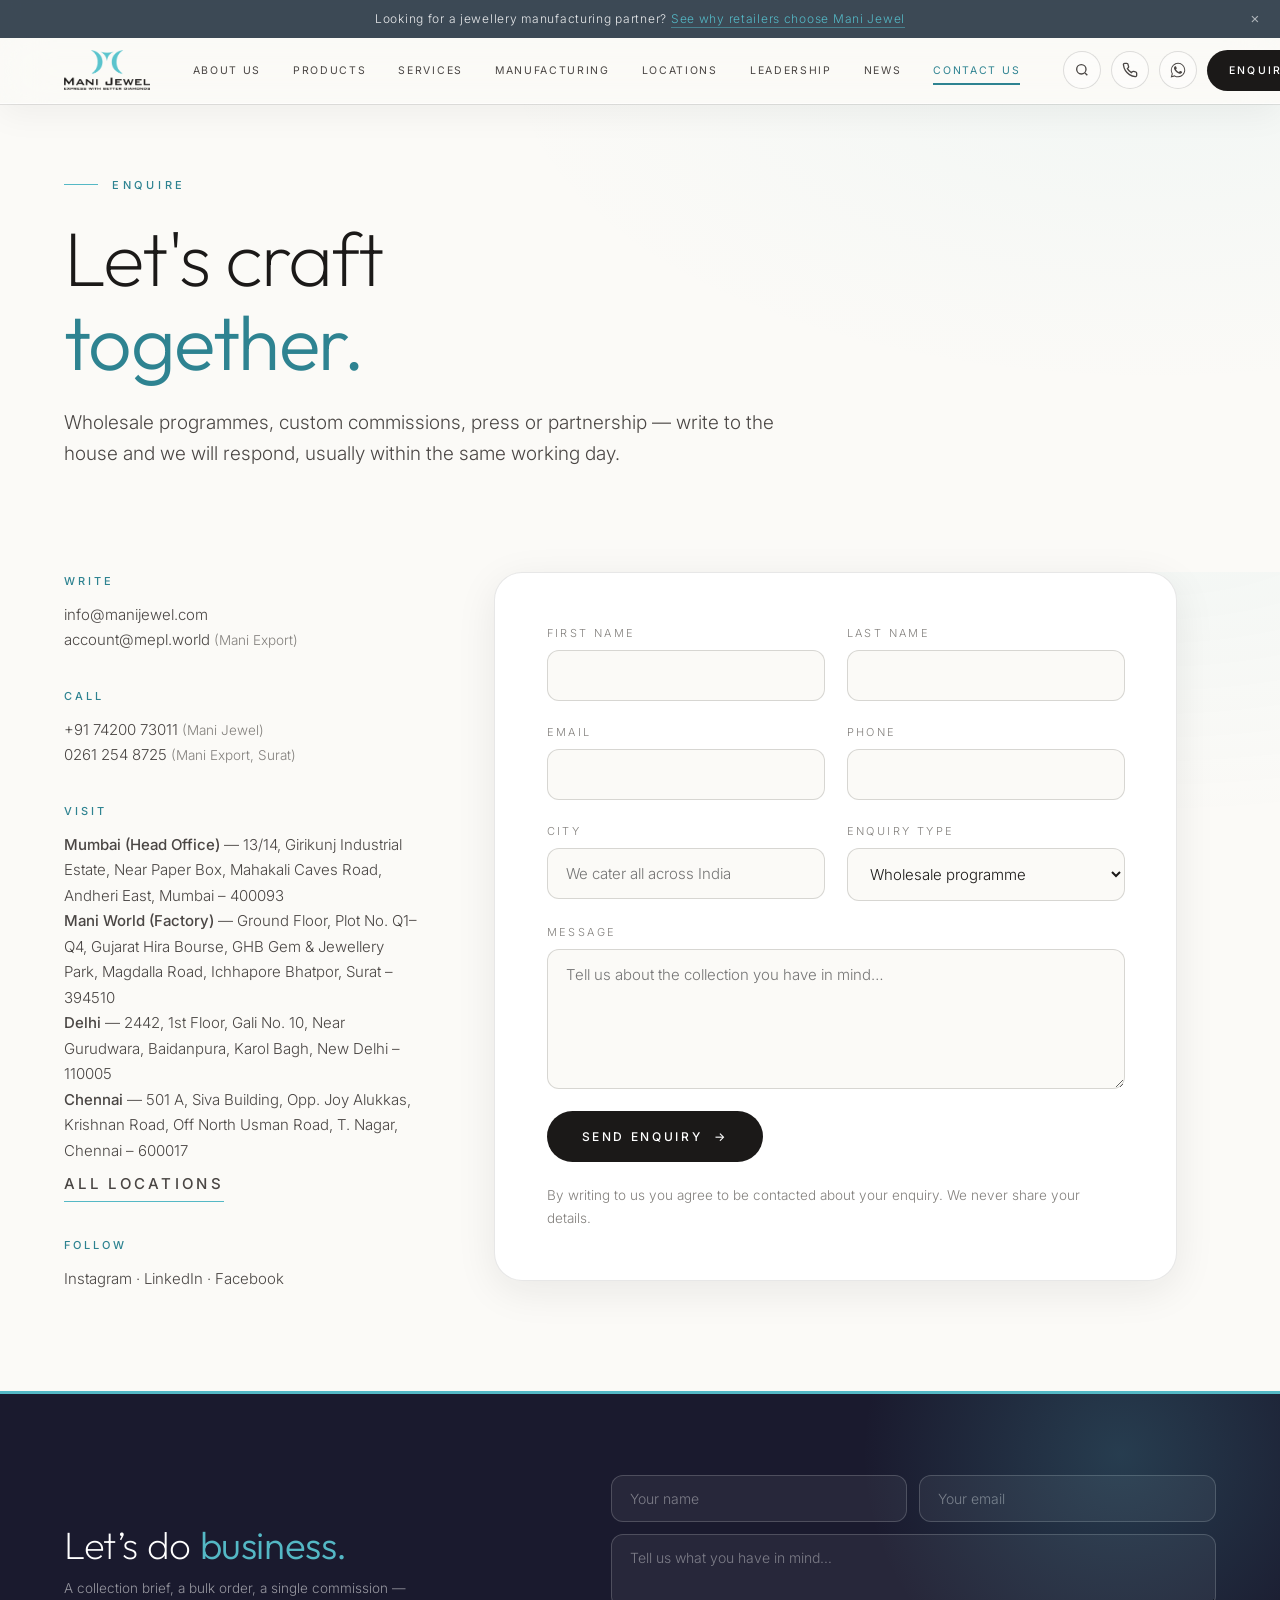
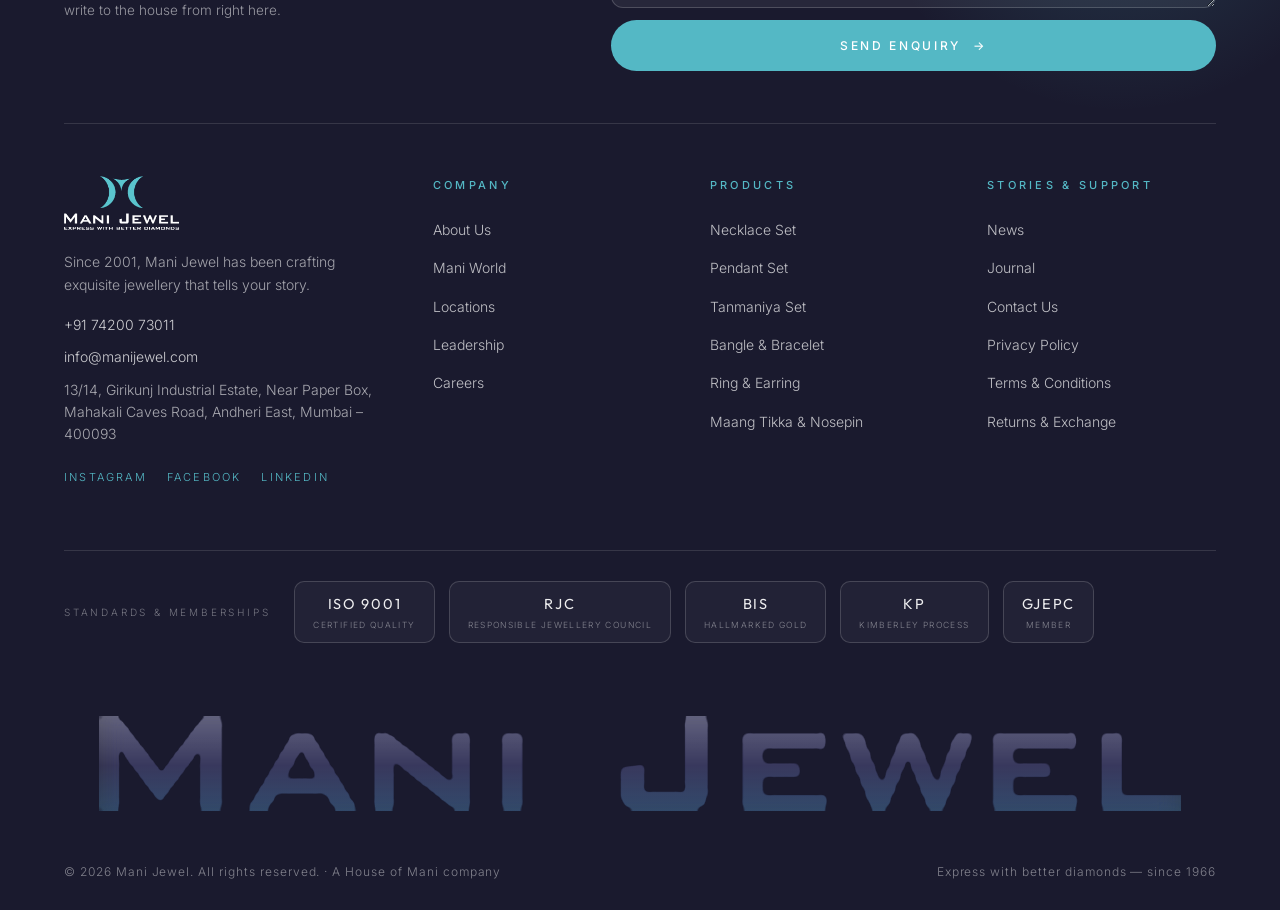
<file: contact.html>
<!DOCTYPE html>
<html lang="en">
<head>
<meta charset="UTF-8" />
<meta name="viewport" content="width=device-width, initial-scale=1.0" />
<title>Enquire — Mani Jewel</title>
<meta name="description" content="Get in touch with Mani Jewel — wholesale programmes, custom commissions and partnerships. We respond within the same working day." />
<link rel="icon" href="assets/img/favicon.png" />
<link rel="preconnect" href="https://fonts.googleapis.com" />
<link rel="preconnect" href="https://fonts.gstatic.com" crossorigin />
<link href="https://fonts.googleapis.com/css2?family=Outfit:wght@200;300;400;500&family=Inter:wght@300;400;500&display=swap" rel="stylesheet" />
<link rel="stylesheet" href="assets/css/style.css" />
<style>
.contact-wrap { display: grid; grid-template-columns: 0.9fr 1.1fr; gap: clamp(40px, 6vw, 100px); align-items: start; }
.contact-side { display: flex; flex-direction: column; gap: 34px; position: sticky; top: calc(var(--nav-h) + 32px); }
.c-block h4 { font-size: 11px; letter-spacing: 0.28em; text-transform: uppercase; color: var(--mani-blue-deep); margin-bottom: 12px; font-weight: 500; }
.c-block p, .c-block a { font-size: 15px; color: var(--ink-soft); line-height: 1.7; }
.c-block a:hover { color: var(--mani-blue-deep); }

.contact-form {
  background: var(--white);
  border: 1px solid var(--hairline);
  border-radius: var(--radius-lg);
  padding: clamp(28px, 4vw, 52px);
  box-shadow: var(--shadow-card);
  display: flex;
  flex-direction: column;
  gap: 22px;
}
.f-row { display: grid; grid-template-columns: 1fr 1fr; gap: 22px; }
.f-field { display: flex; flex-direction: column; gap: 8px; }
.f-field label { font-size: 11px; letter-spacing: 0.22em; text-transform: uppercase; color: var(--ink-mute); }
.f-field input, .f-field select, .f-field textarea {
  font-family: var(--font-text);
  font-size: 15px;
  font-weight: 300;
  color: var(--ink);
  padding: 15px 18px;
  border: 1px solid rgba(27, 25, 24, 0.16);
  border-radius: 12px;
  background: var(--porcelain);
  outline: none;
  transition: border-color 0.3s, box-shadow 0.3s;
}
.f-field input:focus, .f-field select:focus, .f-field textarea:focus {
  border-color: var(--mani-blue);
  box-shadow: 0 0 0 4px var(--mani-blue-soft);
}
.f-field textarea { min-height: 140px; resize: vertical; }
@media (max-width: 900px) { .contact-wrap { grid-template-columns: 1fr; } .contact-side { position: static; } .f-row { grid-template-columns: 1fr; } }
</style>
</head>
<body>

<header class="lp-header">
  <div class="lp-bar">
    <a class="lp-logo" href="index.html" aria-label="Mani Jewel — Home">
      <img src="assets/img/logo.png" alt="Mani Jewel — Express with better diamonds" />
    </a>
    <nav class="lp-nav">
      <a href="house.html">About Us</a>
      <a href="products.html">Products</a>
      <a href="services.html">Services</a>
      <a href="maniworld.html">Manufacturing</a>
      <a href="locations.html">Locations</a>
      <a href="leadership.html">Leadership</a>
      <a href="news.html">News</a>
      <a href="contact.html" class="active">Contact Us</a>
    </nav>
    <div class="lp-actions">
      <button class="icon-btn search-toggle" aria-label="Search" type="button"><svg viewBox="0 0 24 24" fill="none" stroke="currentColor" stroke-width="2"><circle cx="11" cy="11" r="7"/><path d="m20 20-3.5-3.5"/></svg></button>
      <a class="icon-btn hide-sm" href="tel:+917420073011" aria-label="Call +91 74200 73011"><svg viewBox="0 0 24 24" fill="none" stroke="currentColor" stroke-width="2"><path d="M22 16.92v3a2 2 0 0 1-2.18 2 19.79 19.79 0 0 1-8.63-3.07 19.5 19.5 0 0 1-6-6 19.79 19.79 0 0 1-3.07-8.67A2 2 0 0 1 4.11 2h3a2 2 0 0 1 2 1.72c.13.96.36 1.9.7 2.81a2 2 0 0 1-.45 2.11L8.09 9.91a16 16 0 0 0 6 6l1.27-1.27a2 2 0 0 1 2.11-.45c.91.34 1.85.57 2.81.7A2 2 0 0 1 22 16.92z"/></svg></a>
      <a class="icon-btn hide-sm" href="https://wa.me/917420073011" target="_blank" rel="noopener" aria-label="WhatsApp"><svg viewBox="0 0 24 24" fill="currentColor"><path d="M17.5 14.4c-.3-.15-1.76-.87-2.03-.97-.27-.1-.47-.15-.67.15-.2.3-.77.97-.94 1.17-.17.2-.35.22-.65.07a8.18 8.18 0 0 1-2.4-1.49 9 9 0 0 1-1.66-2.07c-.17-.3-.02-.46.13-.61.14-.13.3-.35.45-.52.15-.17.2-.3.3-.5.1-.2.05-.37-.02-.52-.08-.15-.67-1.62-.92-2.22-.24-.58-.49-.5-.67-.51h-.57c-.2 0-.52.07-.8.37-.27.3-1.04 1.02-1.04 2.5 0 1.47 1.07 2.89 1.22 3.09.15.2 2.11 3.22 5.1 4.51.71.31 1.27.49 1.7.63.72.23 1.37.2 1.88.12.58-.09 1.76-.72 2.01-1.41.25-.7.25-1.29.17-1.41-.07-.13-.27-.2-.57-.35zM12.04 21.5a9.4 9.4 0 0 1-4.8-1.31l-.34-.2-3.56.93.95-3.47-.22-.36a9.42 9.42 0 1 1 17.4-4.99 9.42 9.42 0 0 1-9.43 9.4zm0-20.25A10.83 10.83 0 0 0 1.2 12.06c0 1.91.5 3.77 1.45 5.42L1.1 23.16l5.83-1.53a10.83 10.83 0 0 0 15.94-9.56A10.83 10.83 0 0 0 12.04 1.25z"/></svg></a>
      <a class="lp-enquire" href="contact.html">Enquire</a>
      <button class="burger" aria-label="Menu"><span></span><span></span><span></span></button>
    </div>
    <div class="search-pop">
      <form class="lp-search" onsubmit="return lpSearch(this)">
        <input type="text" placeholder="Search for jewellery, services, locations…" aria-label="Search" />
        <button type="submit" aria-label="Search"><svg viewBox="0 0 24 24" width="18" height="18" fill="none" stroke="currentColor" stroke-width="2"><circle cx="11" cy="11" r="7"/><path d="m20 20-3.5-3.5"/></svg></button>
      </form>
    </div>
  </div>
</header>
<div class="mobile-menu">
  <a href="house.html">About <em>Us</em></a>
  <a href="products.html"><em>Products</em></a>
  <a href="maniworld.html">Mani <em>World</em></a>
  <a href="locations.html"><em>Locations</em></a>
  <a href="leadership.html"><em>Leadership</em></a>
  <a href="news.html">News</a>
  <a href="journal.html">Journal</a>
  <a href="careers.html">Careers</a>
  <a href="contact.html">Enquire</a>
</div>

<!-- INTRO -->
<section class="section" style="padding-top:clamp(48px,8vh,90px);padding-bottom:48px">
  <div class="container">
    <div class="section-head">
      <span class="eyebrow reveal">Enquire</span>
      <h1 class="h-hero reveal reveal-d1" style="font-size:clamp(40px,6vw,84px)">Let's craft<br /><em>together.</em></h1>
      <p class="lede reveal reveal-d2">Wholesale programmes, custom commissions, press or partnership — write to the house and we will respond, usually within the same working day.</p>
    </div>
  </div>
</section>

<!-- CONTACT -->
<section class="section" style="padding-top:0">
  <div class="container contact-wrap">
    <aside class="contact-side reveal">
      <div class="c-block">
        <h4>Write</h4>
        <p><a href="mailto:info@manijewel.com">info@manijewel.com</a><br /><a href="mailto:account@mepl.world">account@mepl.world</a> <span class="small">(Mani Export)</span></p>
      </div>
      <div class="c-block">
        <h4>Call</h4>
        <p><a href="tel:+917420073011">+91 74200 73011</a> <span class="small">(Mani Jewel)</span><br /><a href="tel:02612548725">0261 254 8725</a> <span class="small">(Mani Export, Surat)</span></p>
      </div>
      <div class="c-block">
        <h4>Visit</h4>
        <p><b style="font-weight:500">Mumbai (Head Office)</b> — 13/14, Girikunj Industrial Estate, Near Paper Box, Mahakali Caves Road, Andheri East, Mumbai – 400093<br />
        <b style="font-weight:500">Mani World (Factory)</b> — Ground Floor, Plot No. Q1–Q4, Gujarat Hira Bourse, GHB Gem &amp; Jewellery Park, Magdalla Road, Ichhapore Bhatpor, Surat – 394510<br />
        <b style="font-weight:500">Delhi</b> — 2442, 1st Floor, Gali No. 10, Near Gurudwara, Baidanpura, Karol Bagh, New Delhi – 110005<br />
        <b style="font-weight:500">Chennai</b> — 501 A, Siva Building, Opp. Joy Alukkas, Krishnan Road, Off North Usman Road, T. Nagar, Chennai – 600017<br />
        <a class="text-link" href="locations.html" style="margin-top:8px;display:inline-block">All locations</a></p>
      </div>
      <div class="c-block">
        <h4>Follow</h4>
        <p><a href="https://instagram.com/mani.jewel" target="_blank" rel="noopener">Instagram</a> · <a href="https://in.linkedin.com/company/mani-jewels" target="_blank" rel="noopener">LinkedIn</a> · <a href="https://www.facebook.com/manijeweldiamondjewellery" target="_blank" rel="noopener">Facebook</a></p>
      </div>
    </aside>

    <form class="contact-form reveal reveal-d1" onsubmit="event.preventDefault();this.innerHTML='<div style=&quot;text-align:center;padding:60px 20px&quot;><p class=&quot;h-md&quot; style=&quot;font-family:var(--font-display)&quot;>Thank you.</p><p class=&quot;lede&quot; style=&quot;margin-top:12px&quot;>Your enquiry is with the house — we will reply within the same working day.</p></div>'">
      <div class="f-row">
        <div class="f-field"><label for="fn">First name</label><input id="fn" type="text" required /></div>
        <div class="f-field"><label for="ln">Last name</label><input id="ln" type="text" required /></div>
      </div>
      <div class="f-row">
        <div class="f-field"><label for="em">Email</label><input id="em" type="email" required /></div>
        <div class="f-field"><label for="ph">Phone</label><input id="ph" type="tel" /></div>
      </div>
      <div class="f-row">
        <div class="f-field"><label for="cty">City</label><input id="cty" type="text" placeholder="We cater all across India" /></div>
        <div class="f-field"><label for="sub">Enquiry type</label>
          <select id="sub">
            <option>Wholesale programme</option>
            <option>Custom commission</option>
            <option>Become a retail partner</option>
            <option>Press &amp; media</option>
            <option>Careers</option>
            <option>Other</option>
          </select>
        </div>
      </div>
      <div class="f-field"><label for="msg">Message</label><textarea id="msg" placeholder="Tell us about the collection you have in mind…" required></textarea></div>
      <button class="btn btn-primary" type="submit" style="align-self:flex-start">Send enquiry <span class="arrow">→</span></button>
      <p class="small">By writing to us you agree to be contacted about your enquiry. We never share your details.</p>
    </form>
  </div>
</section>

<footer class="footer">
  <div class="footer-glow"></div>
  <div class="footer-top">
    <div class="footer-brand">
      <img class="footer-logo" src="assets/img/logo-white.png" alt="Mani Jewel — Express with better diamonds" />
      <p>Since 2001, Mani Jewel has been crafting exquisite jewellery that tells your story.</p>
      <ul class="footer-contact" style="margin-top:18px">
        <li><a href="tel:+917420073011">+91 74200 73011</a></li>
        <li><a href="mailto:info@manijewel.com">info@manijewel.com</a></li>
        <li>13/14, Girikunj Industrial Estate, Near Paper Box,<br />Mahakali Caves Road, Andheri East, Mumbai – 400093</li>
      </ul>
      <div class="footer-social">
        <a href="https://www.instagram.com/mani.jewel" target="_blank" rel="noopener">Instagram</a>
        <a href="https://www.facebook.com/manijeweldiamondjewellery" target="_blank" rel="noopener">Facebook</a>
        <a href="https://in.linkedin.com/company/mani-jewels" target="_blank" rel="noopener">LinkedIn</a>
      </div>
    </div>
    <div>
      <h4>Company</h4>
      <ul>
        <li><a href="house.html">About Us</a></li>
        <li><a href="maniworld.html">Mani World</a></li>
        <li><a href="locations.html">Locations</a></li>
        <li><a href="leadership.html">Leadership</a></li>
        <li><a href="careers.html">Careers</a></li>
      </ul>
    </div>
    <div>
      <h4>Products</h4>
      <ul>
        <li><a href="products.html">Necklace Set</a></li>
        <li><a href="products.html">Pendant Set</a></li>
        <li><a href="products.html">Tanmaniya Set</a></li>
        <li><a href="products.html">Bangle &amp; Bracelet</a></li>
        <li><a href="products.html">Ring &amp; Earring</a></li>
        <li><a href="products.html">Maang Tikka &amp; Nosepin</a></li>
      </ul>
    </div>
    <div>
      <h4>Stories &amp; Support</h4>
      <ul>
        <li><a href="news.html">News</a></li>
        <li><a href="journal.html">Journal</a></li>
        <li><a href="contact.html">Contact Us</a></li>
        <li><a href="contact.html">Privacy Policy</a></li>
        <li><a href="contact.html">Terms &amp; Conditions</a></li>
        <li><a href="contact.html">Returns &amp; Exchange</a></li>
      </ul>
    </div>
  </div>
  <div class="footer-wordmark" aria-hidden="true"></div>
  <div class="footer-bottom">
    <span>© <span data-year></span> Mani Jewel. All rights reserved. · A House of Mani company</span>
    <span>Express with better diamonds — since 1966</span>
  </div>
</footer>

<script src="assets/js/main.js"></script>
</body>
</html>
</file>
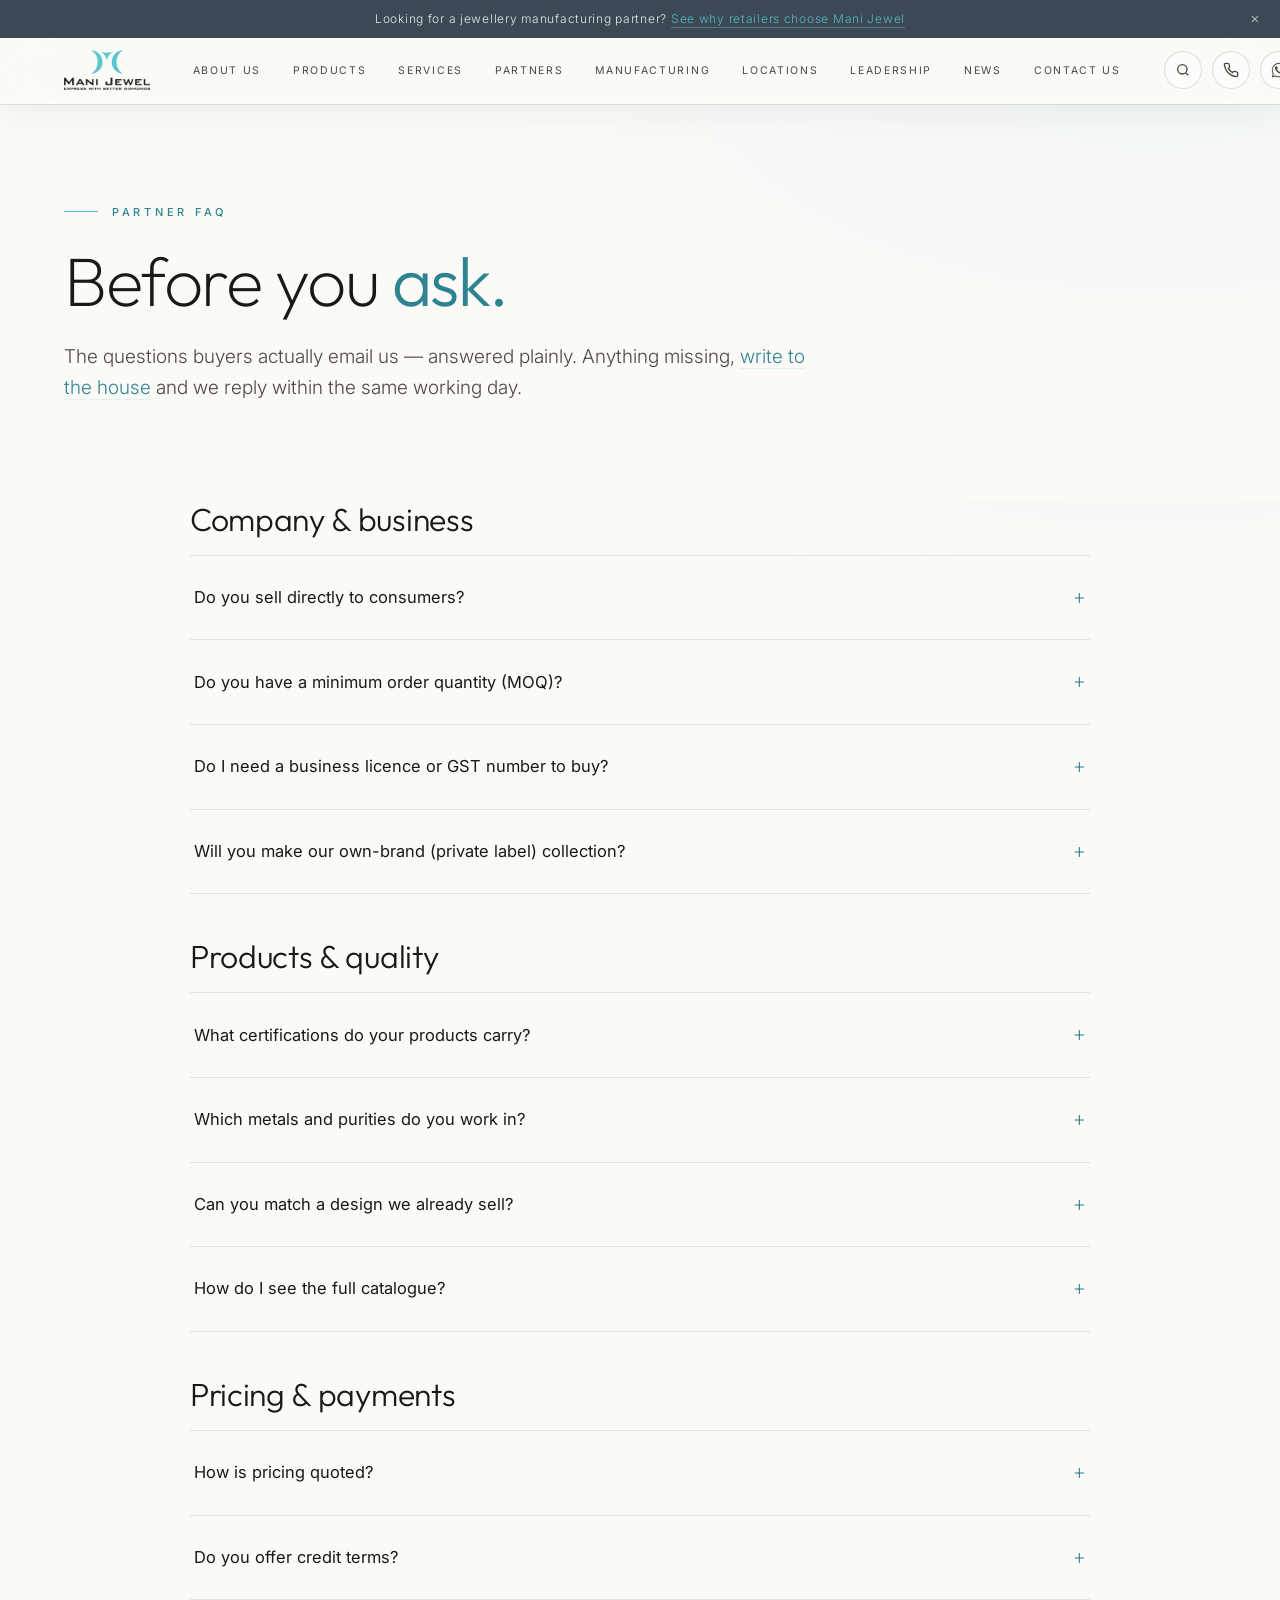
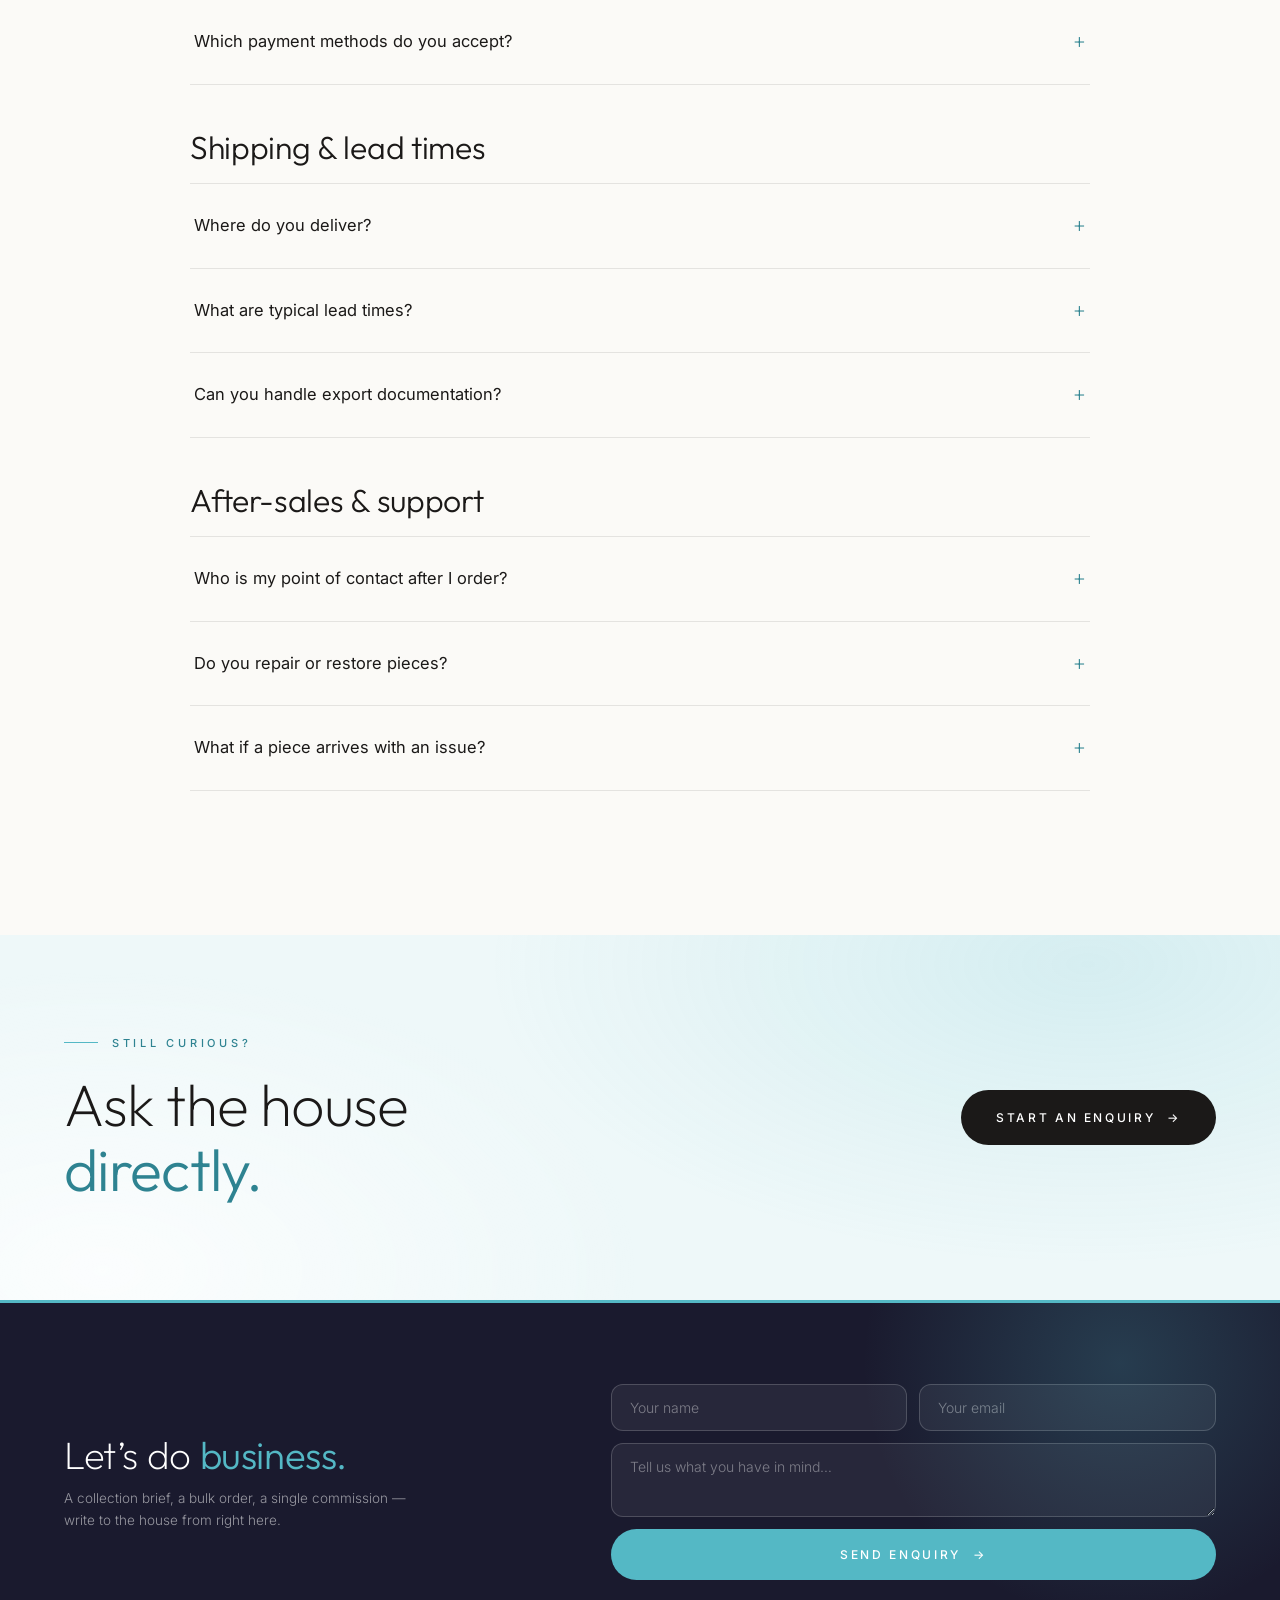
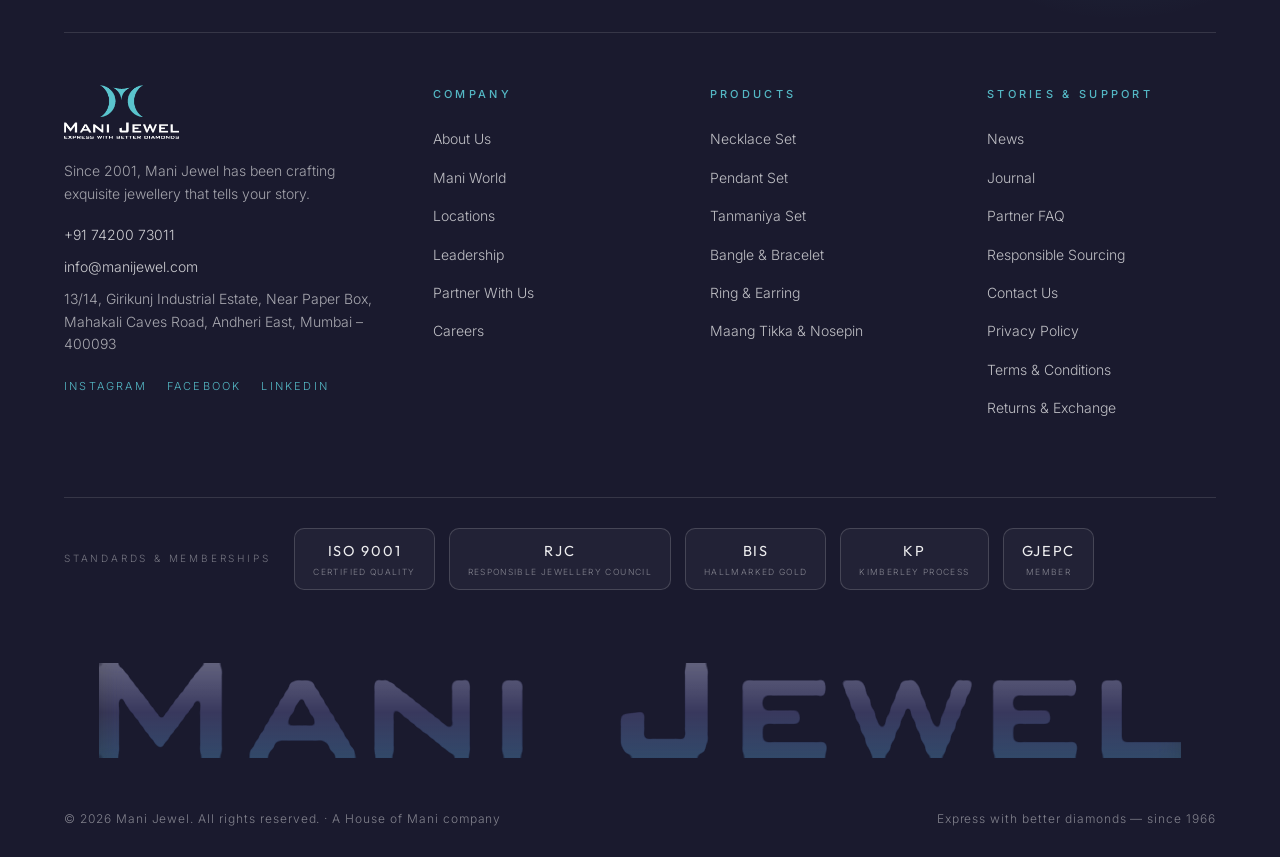
<file: faq.html>
<!DOCTYPE html>
<html lang="en">
<head>
<meta charset="UTF-8" />
<meta name="viewport" content="width=device-width, initial-scale=1.0" />
<title>FAQ — Mani Jewel</title>
<meta name="description" content="Frequently asked questions for Mani Jewel partners — ordering, minimums, customisation, certification, pricing, payments, shipping, lead times and after-sales support." />
<link rel="icon" href="assets/img/favicon.png" />
<link rel="preconnect" href="https://fonts.googleapis.com" />
<link rel="preconnect" href="https://fonts.gstatic.com" crossorigin />
<link href="https://fonts.googleapis.com/css2?family=Outfit:wght@200;300;400;500&family=Inter:wght@300;400;500&display=swap" rel="stylesheet" />
<link rel="stylesheet" href="assets/css/style.css?v=20260821c" />
</head>
<body>
<header class="lp-header">
  <div class="lp-bar">
    <a class="lp-logo" href="index.html" aria-label="Mani Jewel — Home">
      <img src="assets/img/logo.png" alt="Mani Jewel — Express with better diamonds" />
    </a>
    <nav class="lp-nav">
      <a href="house.html">About Us</a>
      <a href="products.html">Products</a>
      <a href="services.html">Services</a>
      <a href="partners.html">Partners</a>
      <a href="maniworld.html">Manufacturing</a>
      <a href="locations.html">Locations</a>
      <a href="leadership.html">Leadership</a>
      <a href="news.html">News</a>
      <a href="contact.html">Contact Us</a>
    </nav>
    <div class="lp-actions">
      <button class="icon-btn search-toggle" aria-label="Search" type="button"><svg viewBox="0 0 24 24" fill="none" stroke="currentColor" stroke-width="2"><circle cx="11" cy="11" r="7"/><path d="m20 20-3.5-3.5"/></svg></button>
      <a class="icon-btn hide-sm" href="tel:+917420073011" aria-label="Call +91 74200 73011"><svg viewBox="0 0 24 24" fill="none" stroke="currentColor" stroke-width="2"><path d="M22 16.92v3a2 2 0 0 1-2.18 2 19.79 19.79 0 0 1-8.63-3.07 19.5 19.5 0 0 1-6-6 19.79 19.79 0 0 1-3.07-8.67A2 2 0 0 1 4.11 2h3a2 2 0 0 1 2 1.72c.13.96.36 1.9.7 2.81a2 2 0 0 1-.45 2.11L8.09 9.91a16 16 0 0 0 6 6l1.27-1.27a2 2 0 0 1 2.11-.45c.91.34 1.85.57 2.81.7A2 2 0 0 1 22 16.92z"/></svg></a>
      <a class="icon-btn hide-sm" href="https://wa.me/917420073011" target="_blank" rel="noopener" aria-label="WhatsApp"><svg viewBox="0 0 24 24" fill="currentColor"><path d="M17.5 14.4c-.3-.15-1.76-.87-2.03-.97-.27-.1-.47-.15-.67.15-.2.3-.77.97-.94 1.17-.17.2-.35.22-.65.07a8.18 8.18 0 0 1-2.4-1.49 9 9 0 0 1-1.66-2.07c-.17-.3-.02-.46.13-.61.14-.13.3-.35.45-.52.15-.17.2-.3.3-.5.1-.2.05-.37-.02-.52-.08-.15-.67-1.62-.92-2.22-.24-.58-.49-.5-.67-.51h-.57c-.2 0-.52.07-.8.37-.27.3-1.04 1.02-1.04 2.5 0 1.47 1.07 2.89 1.22 3.09.15.2 2.11 3.22 5.1 4.51.71.31 1.27.49 1.7.63.72.23 1.37.2 1.88.12.58-.09 1.76-.72 2.01-1.41.25-.7.25-1.29.17-1.41-.07-.13-.27-.2-.57-.35zM12.04 21.5a9.4 9.4 0 0 1-4.8-1.31l-.34-.2-3.56.93.95-3.47-.22-.36a9.42 9.42 0 1 1 17.4-4.99 9.42 9.42 0 0 1-9.43 9.4zm0-20.25A10.83 10.83 0 0 0 1.2 12.06c0 1.91.5 3.77 1.45 5.42L1.1 23.16l5.83-1.53a10.83 10.83 0 0 0 15.94-9.56A10.83 10.83 0 0 0 12.04 1.25z"/></svg></a>
      <a class="lp-enquire" href="contact.html">Enquire</a>
      <button class="burger" aria-label="Menu"><span></span><span></span><span></span></button>
    </div>
    <div class="search-pop">
      <form class="lp-search" onsubmit="return lpSearch(this)">
        <input type="text" placeholder="Search for jewellery, services, locations…" aria-label="Search" />
        <button type="submit" aria-label="Search"><svg viewBox="0 0 24 24" width="18" height="18" fill="none" stroke="currentColor" stroke-width="2"><circle cx="11" cy="11" r="7"/><path d="m20 20-3.5-3.5"/></svg></button>
      </form>
    </div>
  </div>
</header>
<div class="mobile-menu">
  <a href="house.html">About <em>Us</em></a>
  <a href="products.html"><em>Products</em></a>
  <a href="partners.html">Partner <em>With Us</em></a>
  <a href="services.html"><em>Services</em></a>
  <a href="maniworld.html">Mani <em>World</em></a>
  <a href="locations.html"><em>Locations</em></a>
  <a href="leadership.html"><em>Leadership</em></a>
  <a href="news.html">News</a>
  <a href="journal.html">Journal</a>
  <a href="faq.html">FAQ</a>
  <a href="careers.html">Careers</a>
  <a href="contact.html">Enquire</a>
</div>

<!-- INTRO -->
<section class="section" style="padding-bottom:44px">
  <div class="container">
    <div class="section-head">
      <span class="eyebrow reveal">Partner FAQ</span>
      <h1 class="h-hero reveal reveal-d1" style="font-size:clamp(38px,5.4vw,76px)">Before you <em>ask.</em></h1>
      <p class="lede reveal reveal-d2">The questions buyers actually email us — answered plainly. Anything missing, <a href="contact.html" style="color:var(--mani-blue-deep);border-bottom:1px solid var(--mani-blue-soft)">write to the house</a> and we reply within the same working day.</p>
    </div>
  </div>
</section>

<!-- FAQ -->
<section class="section" style="padding-top:0">
  <div class="container" style="max-width:900px">

    <div class="faq-cat reveal">
      <h2>Company &amp; <em>business</em></h2>
      <details class="faq-item"><summary>Do you sell directly to consumers?</summary><div class="faq-a">No. Mani Jewel is a business-to-business manufacturer and wholesaler. We sell to jewellery retailers, chains and trade buyers — your customers stay yours.</div></details>
      <details class="faq-item"><summary>Do you have a minimum order quantity (MOQ)?</summary><div class="faq-a">There is no rigid MOQ. Wholesale programmes are typically built from a tray upwards, but the custom programme accepts single-piece commissions. Tell us what you need and we will size the programme to it.</div></details>
      <details class="faq-item"><summary>Do I need a business licence or GST number to buy?</summary><div class="faq-a">Yes — as a B2B house we onboard registered businesses. For Indian partners that means a GSTIN; overseas buyers provide their local business registration and import credentials.</div></details>
      <details class="faq-item"><summary>Will you make our own-brand (private label) collection?</summary><div class="faq-a">Yes. Private label is one of our eight services — design, manufacture, branding, packaging and campaign imagery, delivered retail-ready under your name. We work confidentially; we never disclose whose collections we make.</div></details>
    </div>

    <div class="faq-cat reveal">
      <h2>Products &amp; <em>quality</em></h2>
      <details class="faq-item"><summary>What certifications do your products carry?</summary><div class="faq-a">Gold is BIS hallmarked; diamonds are certified, graded in-house with Sarin precision planning. The house holds ISO 9001 and is a member of the Responsible Jewellery Council. See <a href="sourcing.html">our responsible sourcing policy</a>.</div></details>
      <details class="faq-item"><summary>Which metals and purities do you work in?</summary><div class="faq-a">14kt and 18kt gold in yellow, white, rose and green, plus platinum and silver — across all ten families, from necklace sets to maang tikkas.</div></details>
      <details class="faq-item"><summary>Can you match a design we already sell?</summary><div class="faq-a">Bring a drawing or a photograph — our four-step customisation service rebuilds it in CAD to 0.01&nbsp;mm, shares cost and timeline upfront, and casts once you approve the mould.</div></details>
      <details class="faq-item"><summary>How do I see the full catalogue?</summary><div class="faq-a">The complete style catalogue — hundreds of live styles with codes, metal weights and diamond weights — opens to partners on enquiry. A dated stock sheet of available pieces is also sent monthly on request from the <a href="partners.html">partners page</a>.</div></details>
    </div>

    <div class="faq-cat reveal">
      <h2>Pricing &amp; <em>payments</em></h2>
      <details class="faq-item"><summary>How is pricing quoted?</summary><div class="faq-a">Against the day's metal rate plus making and stone value — itemised per style code, so you can compare piece to piece. Vertical integration means one margin, not four.</div></details>
      <details class="faq-item"><summary>Do you offer credit terms?</summary><div class="faq-a">Established partners are offered terms appropriate to their history with the house. New accounts begin on standard terms; your representative will walk you through the path.</div></details>
      <details class="faq-item"><summary>Which payment methods do you accept?</summary><div class="faq-a">Bank transfer (NEFT/RTGS) for Indian partners and standard trade instruments for export orders. Details are confirmed on your pro-forma invoice.</div></details>
    </div>

    <div class="faq-cat reveal">
      <h2>Shipping &amp; <em>lead times</em></h2>
      <details class="faq-item"><summary>Where do you deliver?</summary><div class="faq-a">Everywhere in India — Kashmir to Kanyakumari — and to the world's trading capitals. Deliveries are insured and documented door to door.</div></details>
      <details class="faq-item"><summary>What are typical lead times?</summary><div class="faq-a">Catalogue styles ship against stock or the current production cycle; custom and private-label programmes carry a timeline agreed at step two of the customisation process, before you commit.</div></details>
      <details class="faq-item"><summary>Can you handle export documentation?</summary><div class="faq-a">Yes — the house has exported since the 1980s and handles trade compliance, customs documentation and insured freight as part of the service.</div></details>
    </div>

    <div class="faq-cat reveal">
      <h2>After-sales &amp; <em>support</em></h2>
      <details class="faq-item"><summary>Who is my point of contact after I order?</summary><div class="faq-a">The same named representative who took your order — one dedicated desk per partner, for follow-ups, re-orders and anything in between.</div></details>
      <details class="faq-item"><summary>Do you repair or restore pieces?</summary><div class="faq-a">Yes — professional repair, polishing, rhodium plating and stone replacement for partner stock, handled at Mani World.</div></details>
      <details class="faq-item"><summary>What if a piece arrives with an issue?</summary><div class="faq-a">Tell your representative within 48 hours of receipt. Every piece is inspected before dispatch, and anything that slips through is made right — repaired, replaced or credited.</div></details>
    </div>

  </div>
</section>

<!-- CTA -->
<section class="section band-mist">
  <div class="container cta-band">
    <div>
      <span class="eyebrow reveal">Still curious?</span>
      <h2 class="h-xl reveal reveal-d1">Ask the house<br /><em>directly.</em></h2>
    </div>
    <div class="cta-actions reveal reveal-d2">
      <a class="btn btn-primary" href="contact.html">Start an enquiry <span class="arrow">→</span></a>
    </div>
  </div>
</section>
<footer class="footer">
  <div class="footer-glow"></div>
  <div class="footer-top">
    <div class="footer-brand">
      <img class="footer-logo" src="assets/img/logo-white.png" alt="Mani Jewel — Express with better diamonds" />
      <p>Since 2001, Mani Jewel has been crafting exquisite jewellery that tells your story.</p>
      <ul class="footer-contact" style="margin-top:18px">
        <li><a href="tel:+917420073011">+91 74200 73011</a></li>
        <li><a href="mailto:info@manijewel.com">info@manijewel.com</a></li>
        <li>13/14, Girikunj Industrial Estate, Near Paper Box,<br />Mahakali Caves Road, Andheri East, Mumbai – 400093</li>
      </ul>
      <div class="footer-social">
        <a href="https://www.instagram.com/mani.jewel" target="_blank" rel="noopener">Instagram</a>
        <a href="https://www.facebook.com/manijeweldiamondjewellery" target="_blank" rel="noopener">Facebook</a>
        <a href="https://in.linkedin.com/company/mani-jewels" target="_blank" rel="noopener">LinkedIn</a>
      </div>
    </div>
    <div>
      <h4>Company</h4>
      <ul>
        <li><a href="house.html">About Us</a></li>
        <li><a href="maniworld.html">Mani World</a></li>
        <li><a href="locations.html">Locations</a></li>
        <li><a href="leadership.html">Leadership</a></li>
        <li><a href="partners.html">Partner With Us</a></li>
        <li><a href="careers.html">Careers</a></li>
      </ul>
    </div>
    <div>
      <h4>Products</h4>
      <ul>
        <li><a href="products.html">Necklace Set</a></li>
        <li><a href="products.html">Pendant Set</a></li>
        <li><a href="products.html">Tanmaniya Set</a></li>
        <li><a href="products.html">Bangle &amp; Bracelet</a></li>
        <li><a href="products.html">Ring &amp; Earring</a></li>
        <li><a href="products.html">Maang Tikka &amp; Nosepin</a></li>
      </ul>
    </div>
    <div>
      <h4>Stories &amp; Support</h4>
      <ul>
        <li><a href="news.html">News</a></li>
        <li><a href="journal.html">Journal</a></li>
        <li><a href="faq.html">Partner FAQ</a></li>
        <li><a href="sourcing.html">Responsible Sourcing</a></li>
        <li><a href="contact.html">Contact Us</a></li>
        <li><a href="contact.html">Privacy Policy</a></li>
        <li><a href="contact.html">Terms &amp; Conditions</a></li>
        <li><a href="contact.html">Returns &amp; Exchange</a></li>
      </ul>
    </div>
  </div>
  <div class="footer-wordmark" aria-hidden="true"></div>
  <div class="footer-bottom">
    <span>© <span data-year></span> Mani Jewel. All rights reserved. · A House of Mani company</span>
    <span>Express with better diamonds — since 1966</span>
  </div>
</footer>

<script src="assets/js/main.js?v=20260821c"></script>
</body>
</html>
</file>
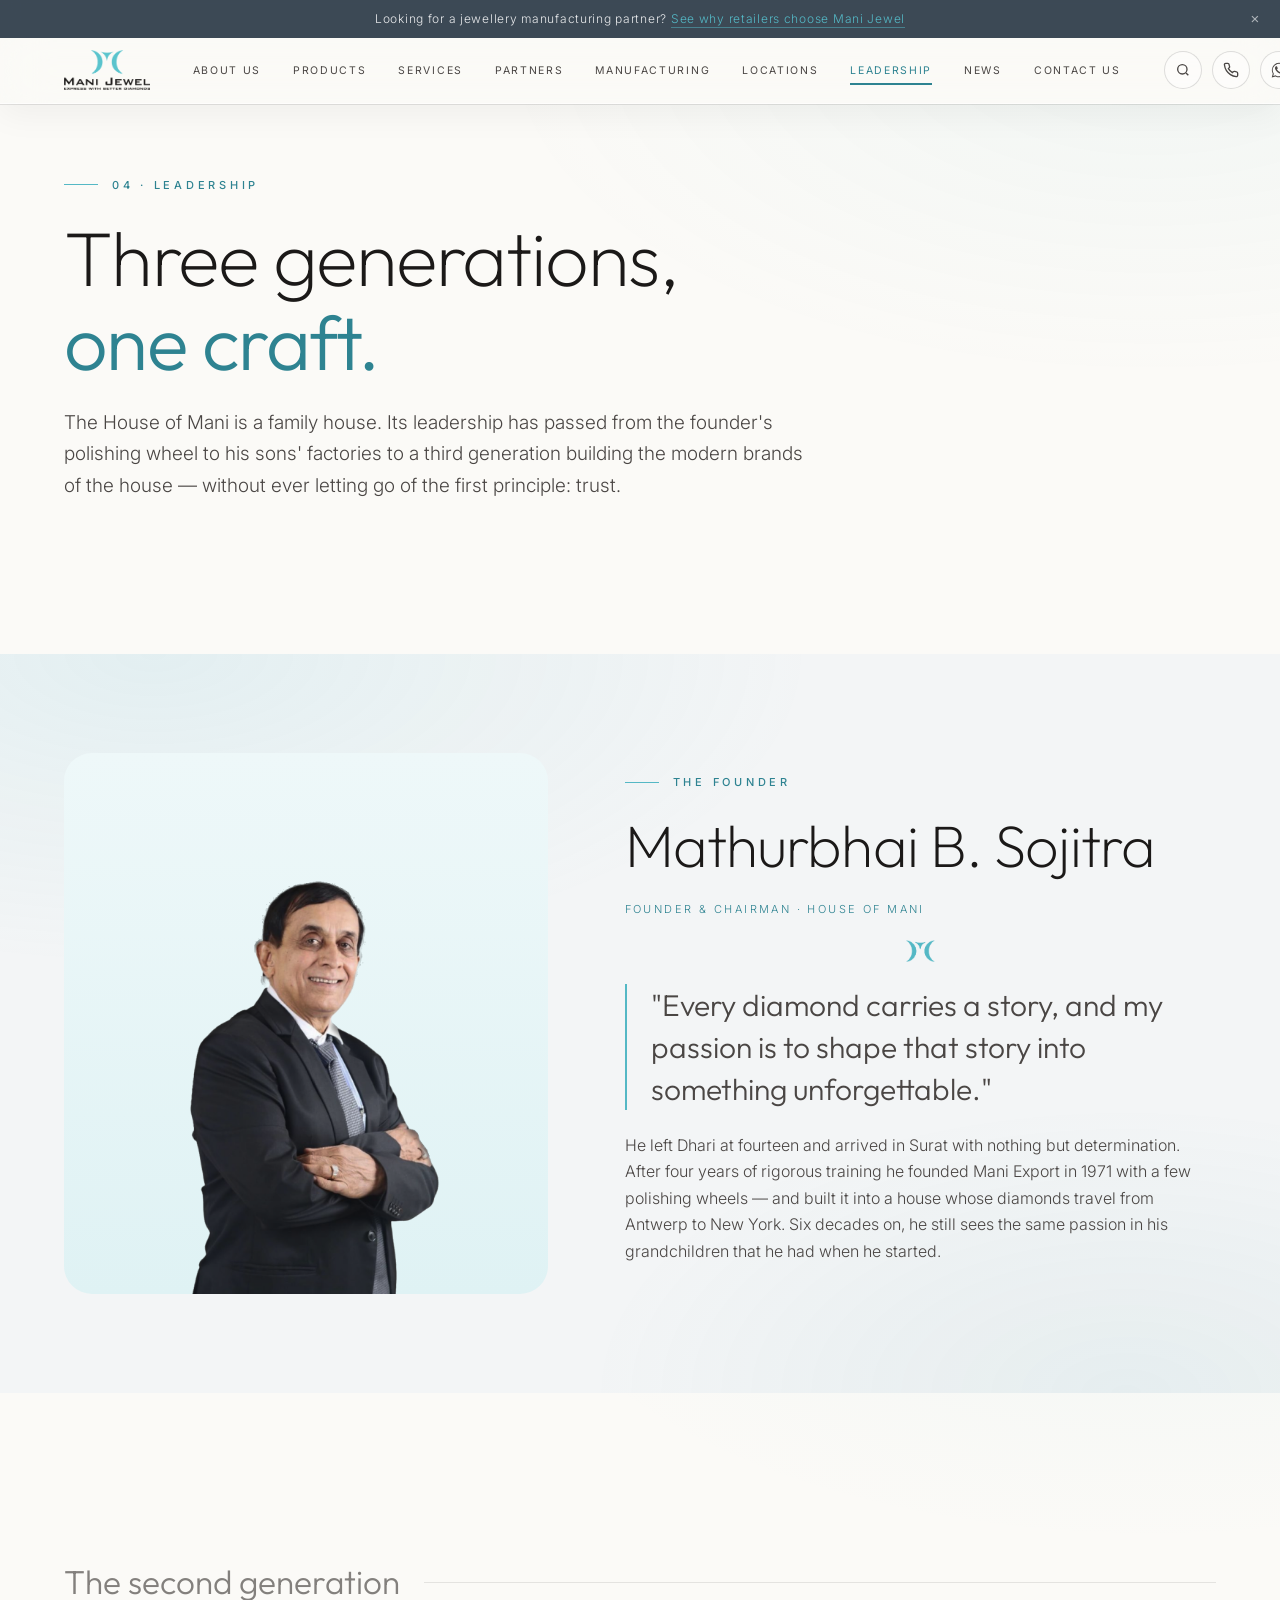
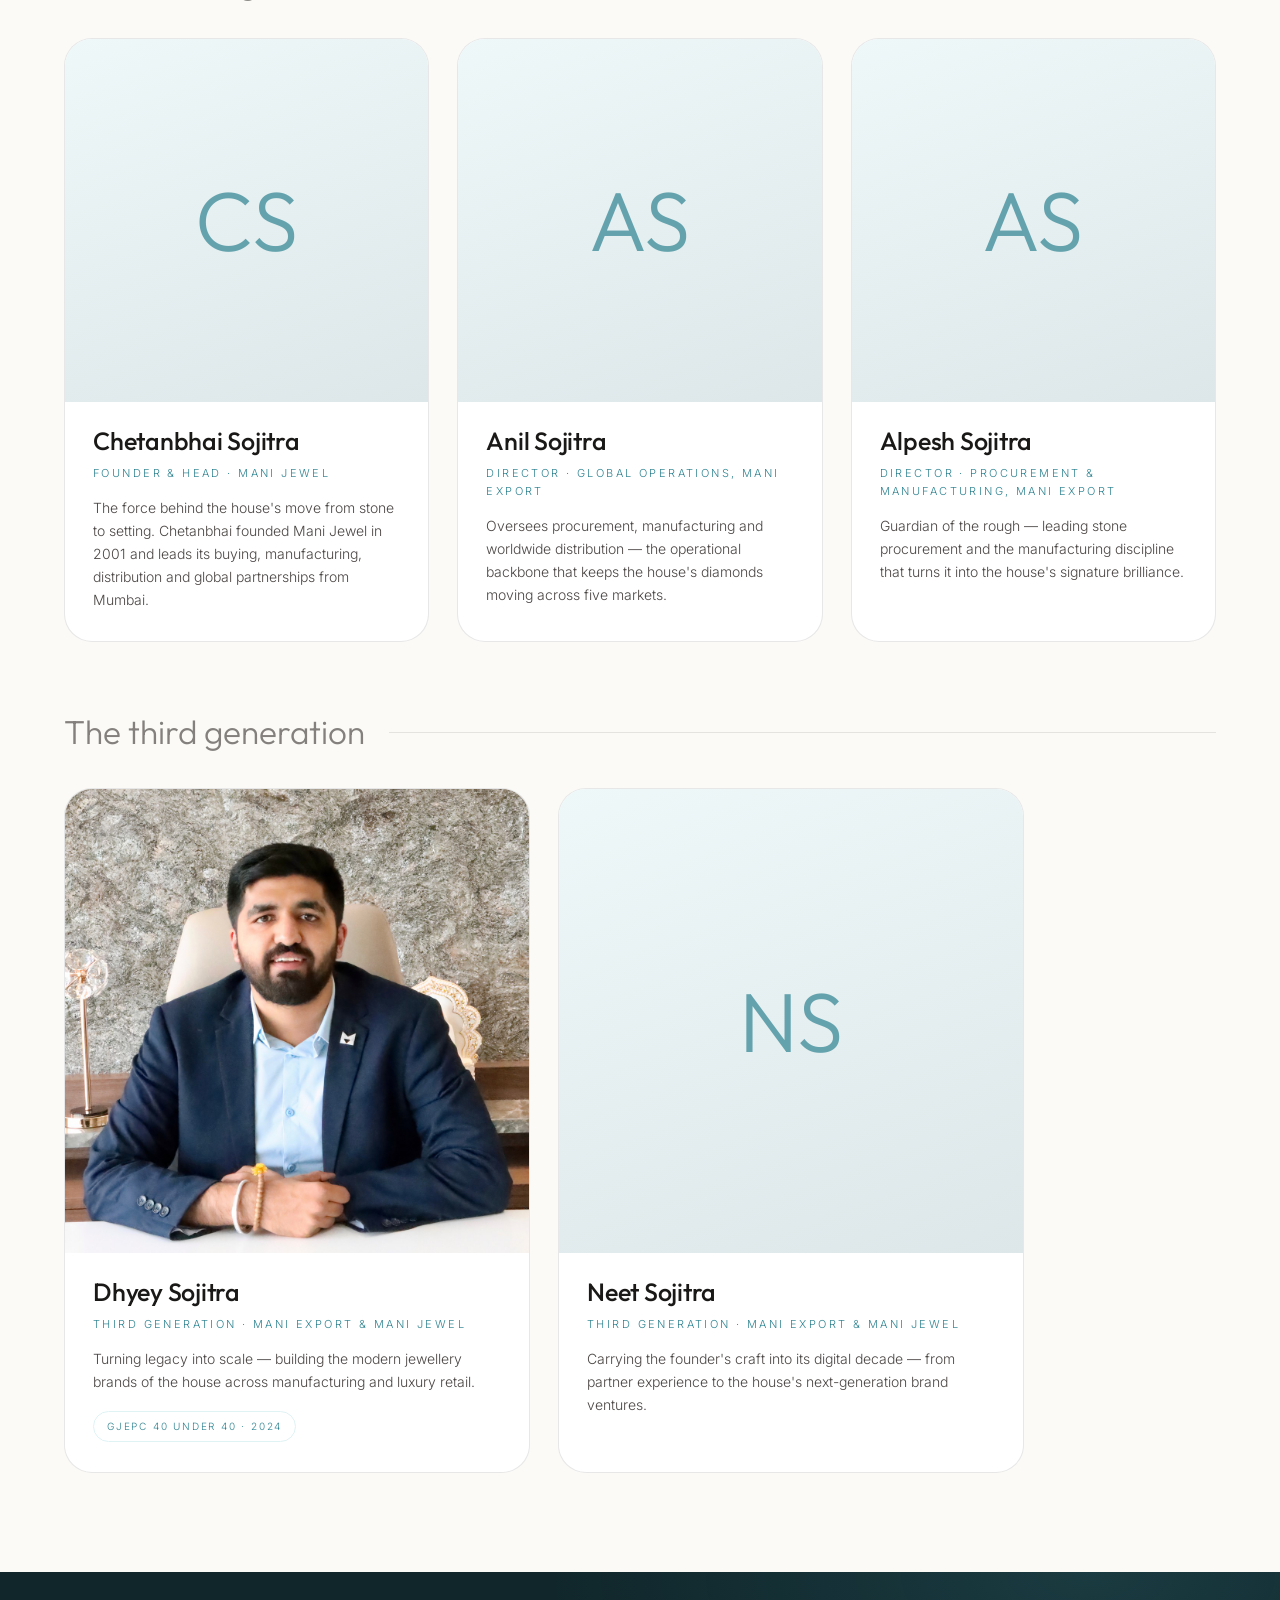
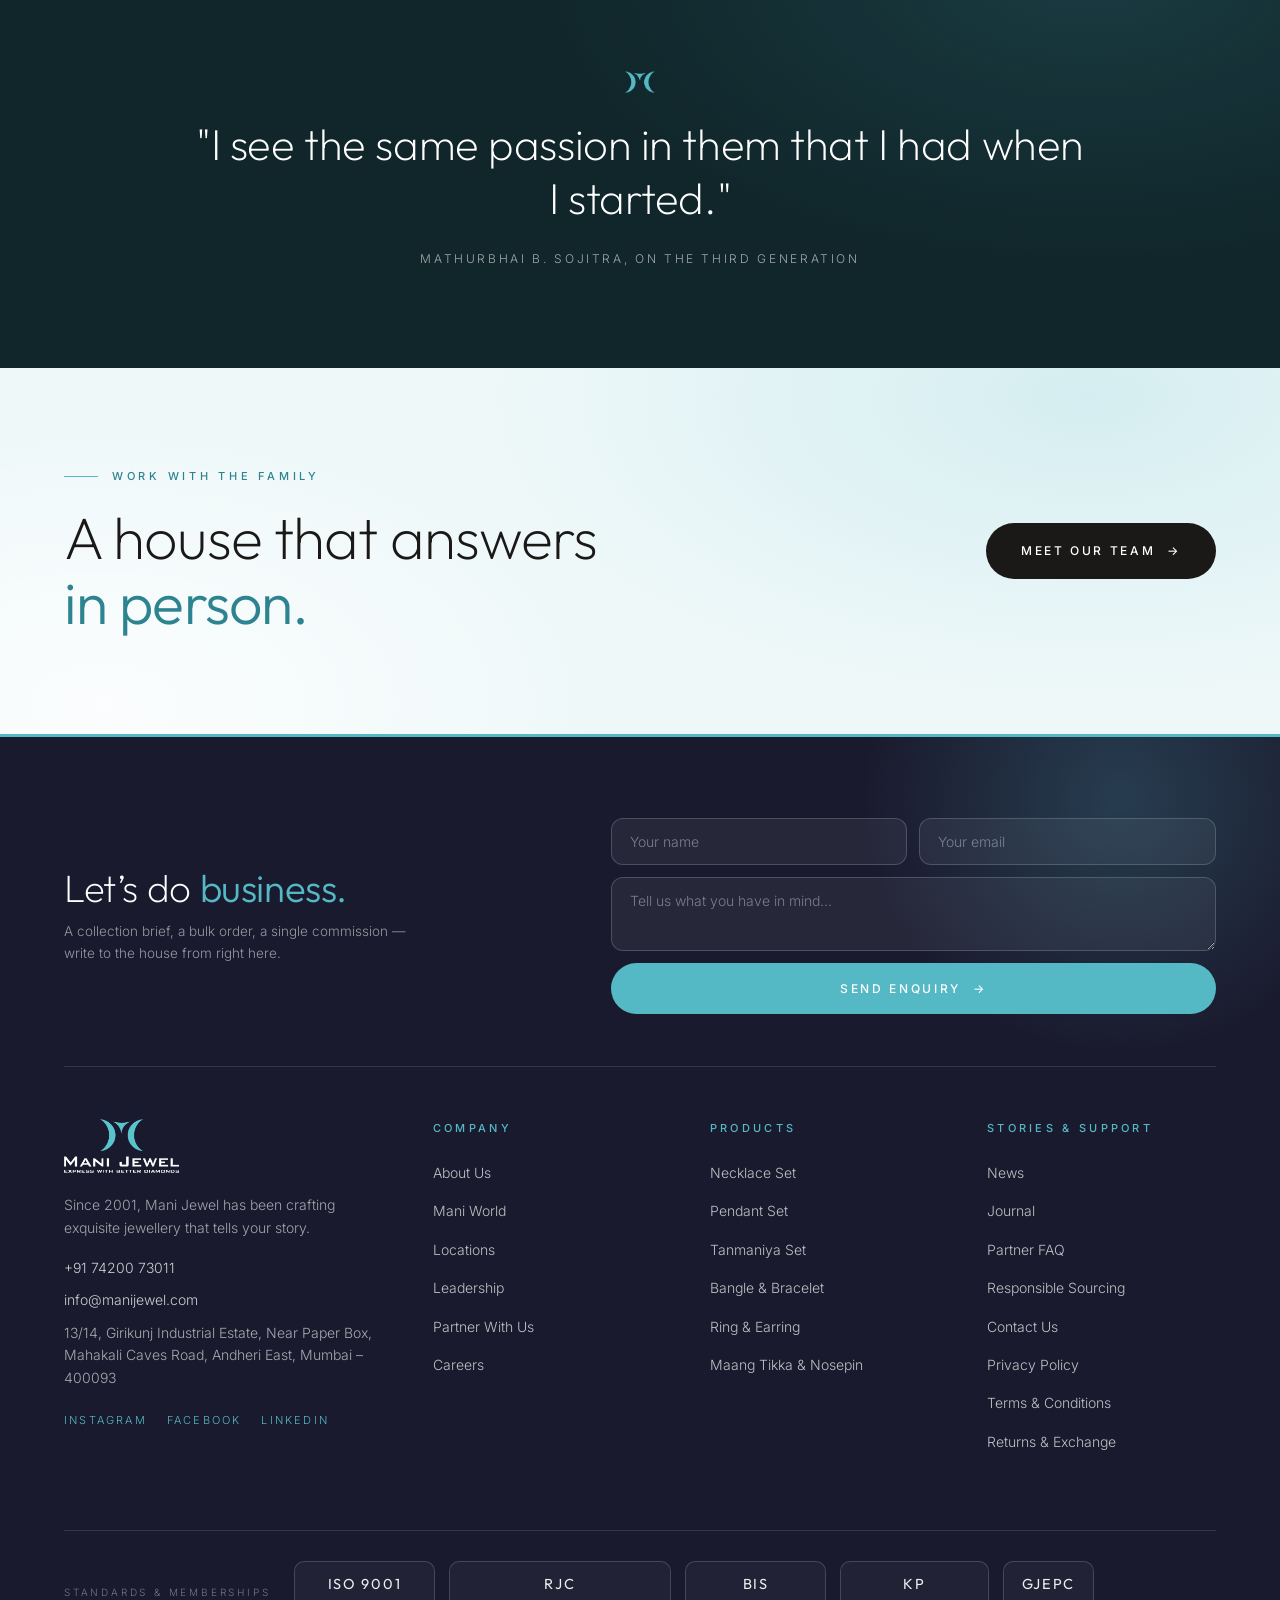
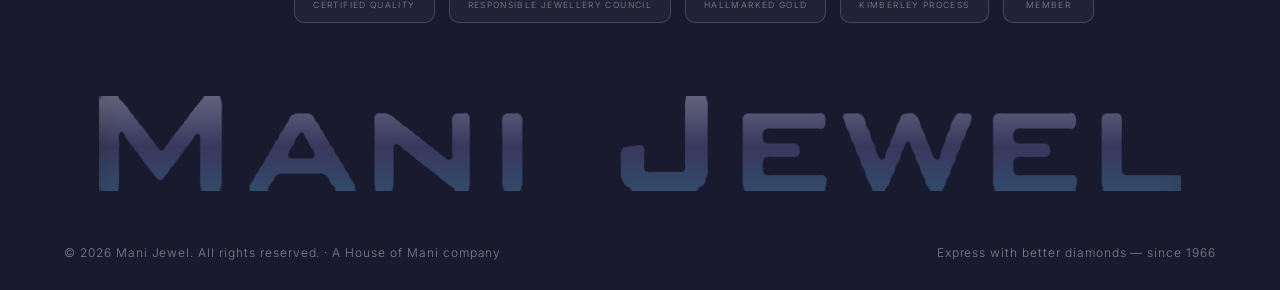
<file: leadership.html>
<!DOCTYPE html>
<html lang="en">
<head>
<meta charset="UTF-8" />
<meta name="viewport" content="width=device-width, initial-scale=1.0" />
<title>Leadership — Mani Jewel</title>
<meta name="description" content="Three generations of the Sojitra family lead the House of Mani — from founder Mathurbhai Sojitra to Chetanbhai Sojitra of Mani Jewel and the third generation." />
<link rel="icon" href="assets/img/favicon.png" />
<link rel="preconnect" href="https://fonts.googleapis.com" />
<link rel="preconnect" href="https://fonts.gstatic.com" crossorigin />
<link href="https://fonts.googleapis.com/css2?family=Outfit:wght@200;300;400;500&family=Inter:wght@300;400;500&display=swap" rel="stylesheet" />
<link rel="stylesheet" href="assets/css/style.css?v=20260821c" />
<style>
/* Founder feature */
.founder-feature {
  display: grid;
  grid-template-columns: 0.9fr 1.1fr;
  gap: clamp(40px, 6vw, 100px);
  align-items: end;
}
.founder-photo {
  background: linear-gradient(180deg, var(--mani-blue-mist), var(--mani-blue-soft));
  border-radius: var(--radius-lg);
  padding: 40px 40px 0;
  display: flex;
  align-items: flex-end;
  justify-content: center;
  overflow: hidden;
}
.founder-photo img { max-height: 560px; width: auto; }
.founder-text { display: flex; flex-direction: column; gap: 22px; padding-bottom: 30px; }
.founder-text blockquote {
  font-family: var(--font-display);
  font-style: normal;
  font-size: clamp(22px, 2.4vw, 30px);
  line-height: 1.4;
  color: var(--ink-soft);
  border-left: 2px solid var(--mani-blue);
  padding-left: 24px;
}
@media (max-width: 860px) { .founder-feature { grid-template-columns: 1fr; } }

/* Leader cards */
.leader-grid { display: grid; grid-template-columns: repeat(3, 1fr); gap: 28px; }
.leader-card {
  background: var(--white);
  border: 1px solid var(--hairline);
  border-radius: var(--radius-lg);
  overflow: hidden;
  transition: all 0.45s cubic-bezier(0.22, 1, 0.36, 1);
}
.leader-card:hover { transform: translateY(-6px); box-shadow: var(--shadow-soft); }
.leader-photo { aspect-ratio: 1 / 1; overflow: hidden; position: relative; }
.leader-photo img { width: 100%; height: 100%; object-fit: cover; object-position: top center; }
.leader-mono {
  width: 100%; height: 100%;
  display: flex; align-items: center; justify-content: center;
  background: linear-gradient(160deg, var(--mani-blue-mist), var(--champagne));
}
.leader-mono span {
  font-family: var(--font-display);
  font-style: normal;
  font-size: 84px;
  color: var(--mani-blue-deep);
  opacity: 0.7;
}
.leader-body { padding: 26px 28px 30px; display: flex; flex-direction: column; gap: 8px; }
.leader-body h3 { font-size: 25px; font-weight: 500; }
.leader-role { font-size: 11px; letter-spacing: 0.22em; text-transform: uppercase; color: var(--mani-blue-deep); }
.leader-body p { font-size: 14px; color: var(--ink-soft); margin-top: 6px; }
.leader-badge {
  display: inline-block;
  margin-top: 10px;
  font-size: 10px;
  letter-spacing: 0.18em;
  text-transform: uppercase;
  color: var(--mani-blue-deep);
  border: 1px solid var(--mani-blue-soft);
  padding: 6px 13px;
  border-radius: 100px;
  align-self: flex-start;
}
.gen-label {
  font-family: var(--font-display);
  font-style: normal;
  font-size: clamp(24px, 2.6vw, 34px);
  color: var(--ink-mute);
  margin: clamp(48px, 7vh, 80px) 0 28px;
  display: flex;
  align-items: center;
  gap: 24px;
}
.gen-label::after { content: ""; flex: 1; height: 1px; background: var(--hairline); }
@media (max-width: 1000px) { .leader-grid { grid-template-columns: repeat(2, 1fr); } }
@media (max-width: 620px) { .leader-grid { grid-template-columns: 1fr; } }
</style>
</head>
<body>

<header class="lp-header">
  <div class="lp-bar">
    <a class="lp-logo" href="index.html" aria-label="Mani Jewel — Home">
      <img src="assets/img/logo.png" alt="Mani Jewel — Express with better diamonds" />
    </a>
    <nav class="lp-nav">
      <a href="house.html">About Us</a>
      <a href="products.html">Products</a>
      <a href="services.html">Services</a>
      <a href="partners.html">Partners</a>
      <a href="maniworld.html">Manufacturing</a>
      <a href="locations.html">Locations</a>
      <a href="leadership.html" class="active">Leadership</a>
      <a href="news.html">News</a>
      <a href="contact.html">Contact Us</a>
    </nav>
    <div class="lp-actions">
      <button class="icon-btn search-toggle" aria-label="Search" type="button"><svg viewBox="0 0 24 24" fill="none" stroke="currentColor" stroke-width="2"><circle cx="11" cy="11" r="7"/><path d="m20 20-3.5-3.5"/></svg></button>
      <a class="icon-btn hide-sm" href="tel:+917420073011" aria-label="Call +91 74200 73011"><svg viewBox="0 0 24 24" fill="none" stroke="currentColor" stroke-width="2"><path d="M22 16.92v3a2 2 0 0 1-2.18 2 19.79 19.79 0 0 1-8.63-3.07 19.5 19.5 0 0 1-6-6 19.79 19.79 0 0 1-3.07-8.67A2 2 0 0 1 4.11 2h3a2 2 0 0 1 2 1.72c.13.96.36 1.9.7 2.81a2 2 0 0 1-.45 2.11L8.09 9.91a16 16 0 0 0 6 6l1.27-1.27a2 2 0 0 1 2.11-.45c.91.34 1.85.57 2.81.7A2 2 0 0 1 22 16.92z"/></svg></a>
      <a class="icon-btn hide-sm" href="https://wa.me/917420073011" target="_blank" rel="noopener" aria-label="WhatsApp"><svg viewBox="0 0 24 24" fill="currentColor"><path d="M17.5 14.4c-.3-.15-1.76-.87-2.03-.97-.27-.1-.47-.15-.67.15-.2.3-.77.97-.94 1.17-.17.2-.35.22-.65.07a8.18 8.18 0 0 1-2.4-1.49 9 9 0 0 1-1.66-2.07c-.17-.3-.02-.46.13-.61.14-.13.3-.35.45-.52.15-.17.2-.3.3-.5.1-.2.05-.37-.02-.52-.08-.15-.67-1.62-.92-2.22-.24-.58-.49-.5-.67-.51h-.57c-.2 0-.52.07-.8.37-.27.3-1.04 1.02-1.04 2.5 0 1.47 1.07 2.89 1.22 3.09.15.2 2.11 3.22 5.1 4.51.71.31 1.27.49 1.7.63.72.23 1.37.2 1.88.12.58-.09 1.76-.72 2.01-1.41.25-.7.25-1.29.17-1.41-.07-.13-.27-.2-.57-.35zM12.04 21.5a9.4 9.4 0 0 1-4.8-1.31l-.34-.2-3.56.93.95-3.47-.22-.36a9.42 9.42 0 1 1 17.4-4.99 9.42 9.42 0 0 1-9.43 9.4zm0-20.25A10.83 10.83 0 0 0 1.2 12.06c0 1.91.5 3.77 1.45 5.42L1.1 23.16l5.83-1.53a10.83 10.83 0 0 0 15.94-9.56A10.83 10.83 0 0 0 12.04 1.25z"/></svg></a>
      <a class="lp-enquire" href="contact.html">Enquire</a>
      <button class="burger" aria-label="Menu"><span></span><span></span><span></span></button>
    </div>
    <div class="search-pop">
      <form class="lp-search" onsubmit="return lpSearch(this)">
        <input type="text" placeholder="Search for jewellery, services, locations…" aria-label="Search" />
        <button type="submit" aria-label="Search"><svg viewBox="0 0 24 24" width="18" height="18" fill="none" stroke="currentColor" stroke-width="2"><circle cx="11" cy="11" r="7"/><path d="m20 20-3.5-3.5"/></svg></button>
      </form>
    </div>
  </div>
</header>
<div class="mobile-menu">
  <a href="house.html">About <em>Us</em></a>
  <a href="products.html"><em>Products</em></a>
  <a href="partners.html">Partner <em>With Us</em></a>
  <a href="maniworld.html">Mani <em>World</em></a>
  <a href="locations.html"><em>Locations</em></a>
  <a href="leadership.html"><em>Leadership</em></a>
  <a href="news.html">News</a>
  <a href="journal.html">Journal</a>
  <a href="faq.html">FAQ</a>
  <a href="careers.html">Careers</a>
  <a href="contact.html">Enquire</a>
</div>

<!-- INTRO -->
<section class="section" style="padding-top:clamp(48px,8vh,90px)">
  <div class="container">
    <div class="section-head">
      <span class="eyebrow reveal">04 · Leadership</span>
      <h1 class="h-hero reveal reveal-d1" style="font-size:clamp(40px,6vw,84px)">Three generations,<br /><em>one craft.</em></h1>
      <p class="lede reveal reveal-d2">The House of Mani is a family house. Its leadership has passed from the founder's polishing wheel to his sons' factories to a third generation building the modern brands of the house — without ever letting go of the first principle: trust.</p>
    </div>
  </div>
</section>

<!-- FOUNDER -->
<section class="section band-ivory">
  <div class="container founder-feature">
    <div class="founder-photo reveal">
      <img src="assets/img/mathurbhai-sojitra.png" alt="Mathurbhai B. Sojitra — Founder &amp; Chairman" />
    </div>
    <div class="founder-text">
      <span class="eyebrow reveal">The Founder</span>
      <h2 class="h-xl reveal reveal-d1">Mathurbhai B. Sojitra</h2>
      <span class="leader-role reveal reveal-d1">Founder &amp; Chairman · House of Mani</span>
      <img class="mono-divider reveal" src="assets/img/monogram.png" alt="" />
    <blockquote class="reveal reveal-d2">"Every diamond carries a story, and my passion is to shape that story into something unforgettable."</blockquote>
      <p class="lede reveal reveal-d2" style="font-size:16px">He left Dhari at fourteen and arrived in Surat with nothing but determination. After four years of rigorous training he founded Mani Export in 1971 with a few polishing wheels — and built it into a house whose diamonds travel from Antwerp to New York. Six decades on, he still sees the same passion in his grandchildren that he had when he started.</p>
    </div>
  </div>
</section>

<!-- SECOND GENERATION -->
<section class="section">
  <div class="container">
    <div class="gen-label reveal">The second generation</div>
    <div class="leader-grid">
      <article class="leader-card reveal">
        <div class="leader-photo"><div class="leader-mono"><span>CS</span></div></div>
        <div class="leader-body">
          <h3>Chetanbhai Sojitra</h3>
          <span class="leader-role">Founder &amp; Head · Mani Jewel</span>
          <p>The force behind the house's move from stone to setting. Chetanbhai founded Mani Jewel in 2001 and leads its buying, manufacturing, distribution and global partnerships from Mumbai.</p>
        </div>
      </article>
      <article class="leader-card reveal reveal-d1">
        <div class="leader-photo"><div class="leader-mono"><span>AS</span></div></div>
        <div class="leader-body">
          <h3>Anil Sojitra</h3>
          <span class="leader-role">Director · Global Operations, Mani Export</span>
          <p>Oversees procurement, manufacturing and worldwide distribution — the operational backbone that keeps the house's diamonds moving across five markets.</p>
        </div>
      </article>
      <article class="leader-card reveal reveal-d2">
        <div class="leader-photo"><div class="leader-mono"><span>AS</span></div></div>
        <div class="leader-body">
          <h3>Alpesh Sojitra</h3>
          <span class="leader-role">Director · Procurement &amp; Manufacturing, Mani Export</span>
          <p>Guardian of the rough — leading stone procurement and the manufacturing discipline that turns it into the house's signature brilliance.</p>
        </div>
      </article>
    </div>

    <div class="gen-label reveal">The third generation</div>
    <div class="leader-grid" style="grid-template-columns:repeat(2,1fr);max-width:960px">
      <article class="leader-card reveal">
        <div class="leader-photo"><img src="assets/img/dhyey-sojitra.jpg" alt="Dhyey Sojitra" /></div>
        <div class="leader-body">
          <h3>Dhyey Sojitra</h3>
          <span class="leader-role">Third Generation · Mani Export &amp; Mani Jewel</span>
          <p>Turning legacy into scale — building the modern jewellery brands of the house across manufacturing and luxury retail.</p>
          <span class="leader-badge">GJEPC 40 Under 40 · 2024</span>
        </div>
      </article>
      <article class="leader-card reveal reveal-d1">
        <div class="leader-photo"><div class="leader-mono"><span>NS</span></div></div>
        <div class="leader-body">
          <h3>Neet Sojitra</h3>
          <span class="leader-role">Third Generation · Mani Export &amp; Mani Jewel</span>
          <p>Carrying the founder's craft into its digital decade — from partner experience to the house's next-generation brand ventures.</p>
        </div>
      </article>
    </div>
  </div>
</section>

<!-- QUOTE -->
<section class="section band-ink on-dark">
  <div class="container quote-band">
    <img class="mono-divider reveal" src="assets/img/monogram.png" alt="" />
    <blockquote class="reveal" style="color:#fff">"I see the same passion in them that I had when I started."</blockquote>
    <cite class="reveal reveal-d1" style="color:rgba(255,255,255,.6)">Mathurbhai B. Sojitra, on the third generation</cite>
  </div>
</section>

<!-- CTA -->
<section class="section band-mist">
  <div class="container cta-band">
    <div>
      <span class="eyebrow reveal">Work with the family</span>
      <h2 class="h-xl reveal reveal-d1">A house that answers<br /><em>in person.</em></h2>
    </div>
    <div class="cta-actions reveal reveal-d2">
      <a class="btn btn-primary" href="contact.html">Meet our team <span class="arrow">→</span></a>
    </div>
  </div>
</section>

<footer class="footer">
  <div class="footer-glow"></div>
  <div class="footer-top">
    <div class="footer-brand">
      <img class="footer-logo" src="assets/img/logo-white.png" alt="Mani Jewel — Express with better diamonds" />
      <p>Since 2001, Mani Jewel has been crafting exquisite jewellery that tells your story.</p>
      <ul class="footer-contact" style="margin-top:18px">
        <li><a href="tel:+917420073011">+91 74200 73011</a></li>
        <li><a href="mailto:info@manijewel.com">info@manijewel.com</a></li>
        <li>13/14, Girikunj Industrial Estate, Near Paper Box,<br />Mahakali Caves Road, Andheri East, Mumbai – 400093</li>
      </ul>
      <div class="footer-social">
        <a href="https://www.instagram.com/mani.jewel" target="_blank" rel="noopener">Instagram</a>
        <a href="https://www.facebook.com/manijeweldiamondjewellery" target="_blank" rel="noopener">Facebook</a>
        <a href="https://in.linkedin.com/company/mani-jewels" target="_blank" rel="noopener">LinkedIn</a>
      </div>
    </div>
    <div>
      <h4>Company</h4>
      <ul>
        <li><a href="house.html">About Us</a></li>
        <li><a href="maniworld.html">Mani World</a></li>
        <li><a href="locations.html">Locations</a></li>
        <li><a href="leadership.html">Leadership</a></li>
        <li><a href="partners.html">Partner With Us</a></li>
        <li><a href="careers.html">Careers</a></li>
      </ul>
    </div>
    <div>
      <h4>Products</h4>
      <ul>
        <li><a href="products.html">Necklace Set</a></li>
        <li><a href="products.html">Pendant Set</a></li>
        <li><a href="products.html">Tanmaniya Set</a></li>
        <li><a href="products.html">Bangle &amp; Bracelet</a></li>
        <li><a href="products.html">Ring &amp; Earring</a></li>
        <li><a href="products.html">Maang Tikka &amp; Nosepin</a></li>
      </ul>
    </div>
    <div>
      <h4>Stories &amp; Support</h4>
      <ul>
        <li><a href="news.html">News</a></li>
        <li><a href="journal.html">Journal</a></li>
        <li><a href="faq.html">Partner FAQ</a></li>
        <li><a href="sourcing.html">Responsible Sourcing</a></li>
        <li><a href="contact.html">Contact Us</a></li>
        <li><a href="contact.html">Privacy Policy</a></li>
        <li><a href="contact.html">Terms &amp; Conditions</a></li>
        <li><a href="contact.html">Returns &amp; Exchange</a></li>
      </ul>
    </div>
  </div>
  <div class="footer-wordmark" aria-hidden="true"></div>
  <div class="footer-bottom">
    <span>© <span data-year></span> Mani Jewel. All rights reserved. · A House of Mani company</span>
    <span>Express with better diamonds — since 1966</span>
  </div>
</footer>

<script src="assets/js/main.js?v=20260821c"></script>
</body>
</html>
</file>
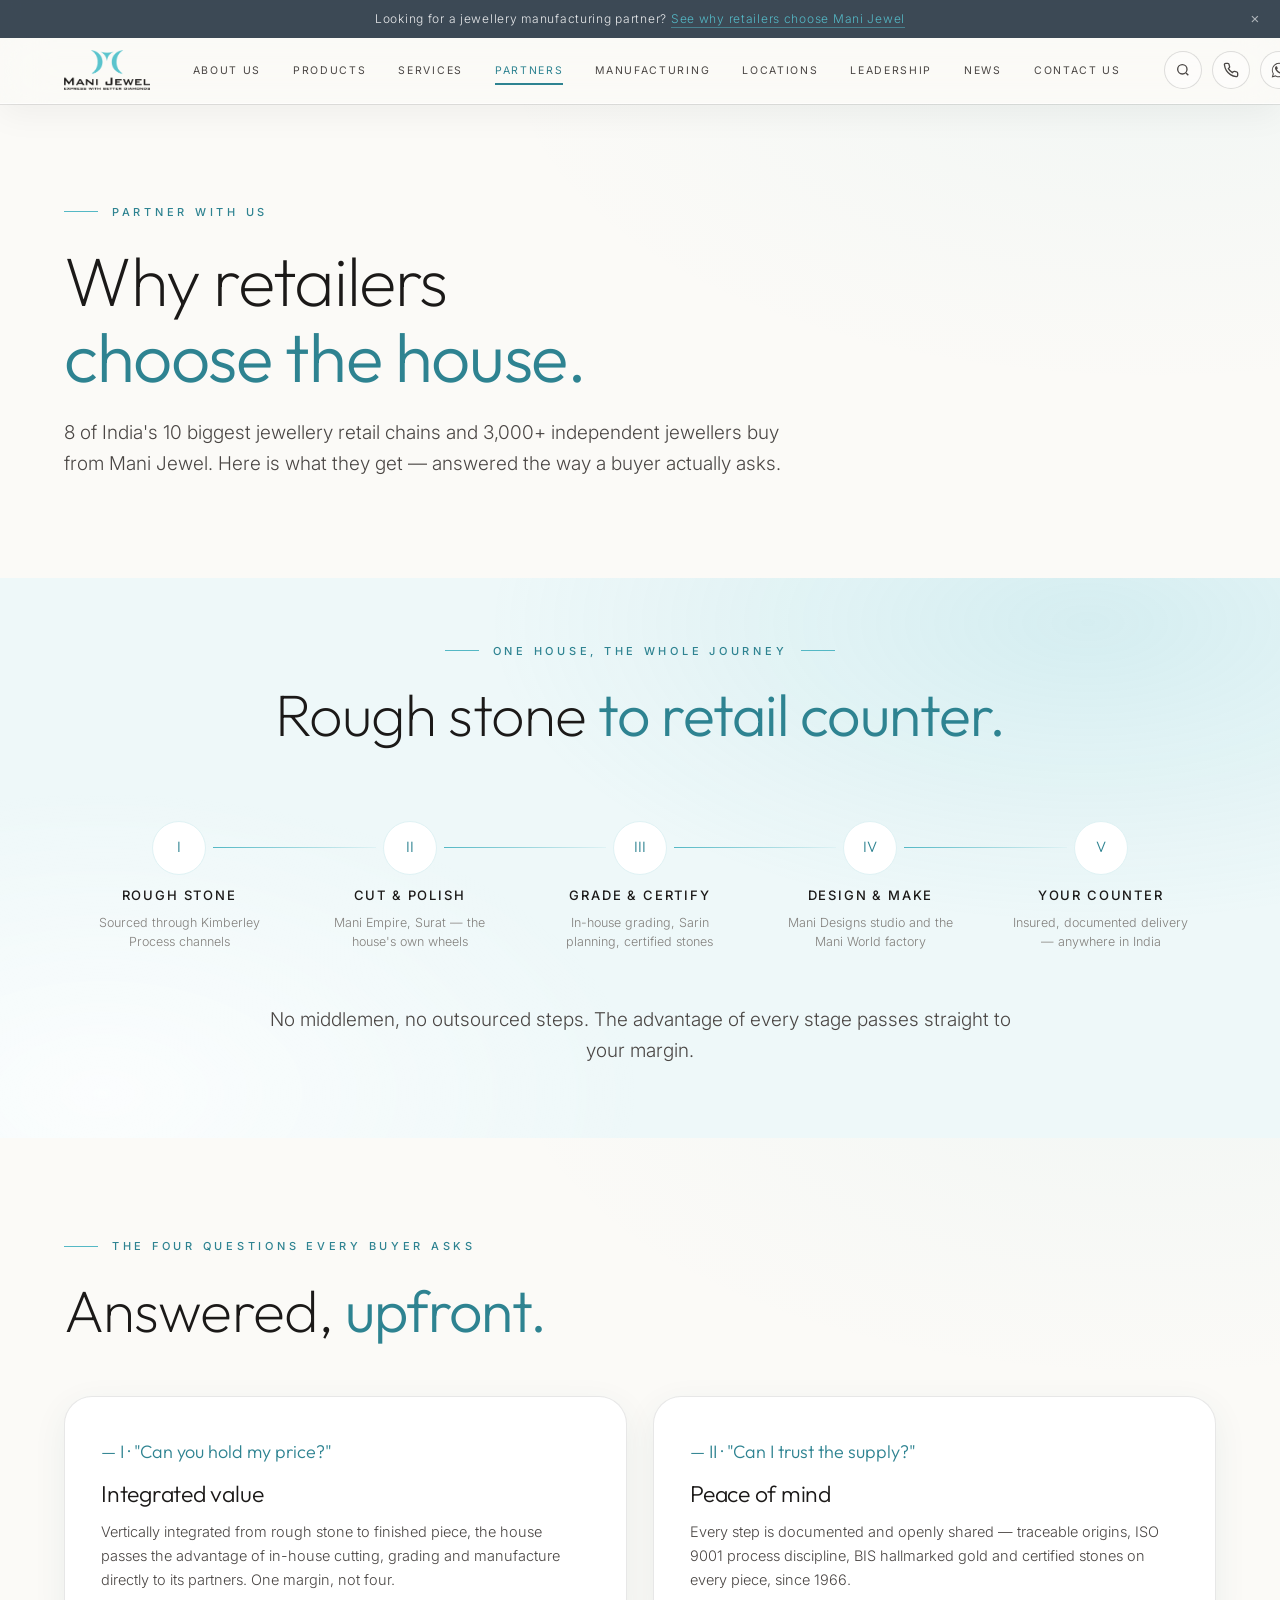
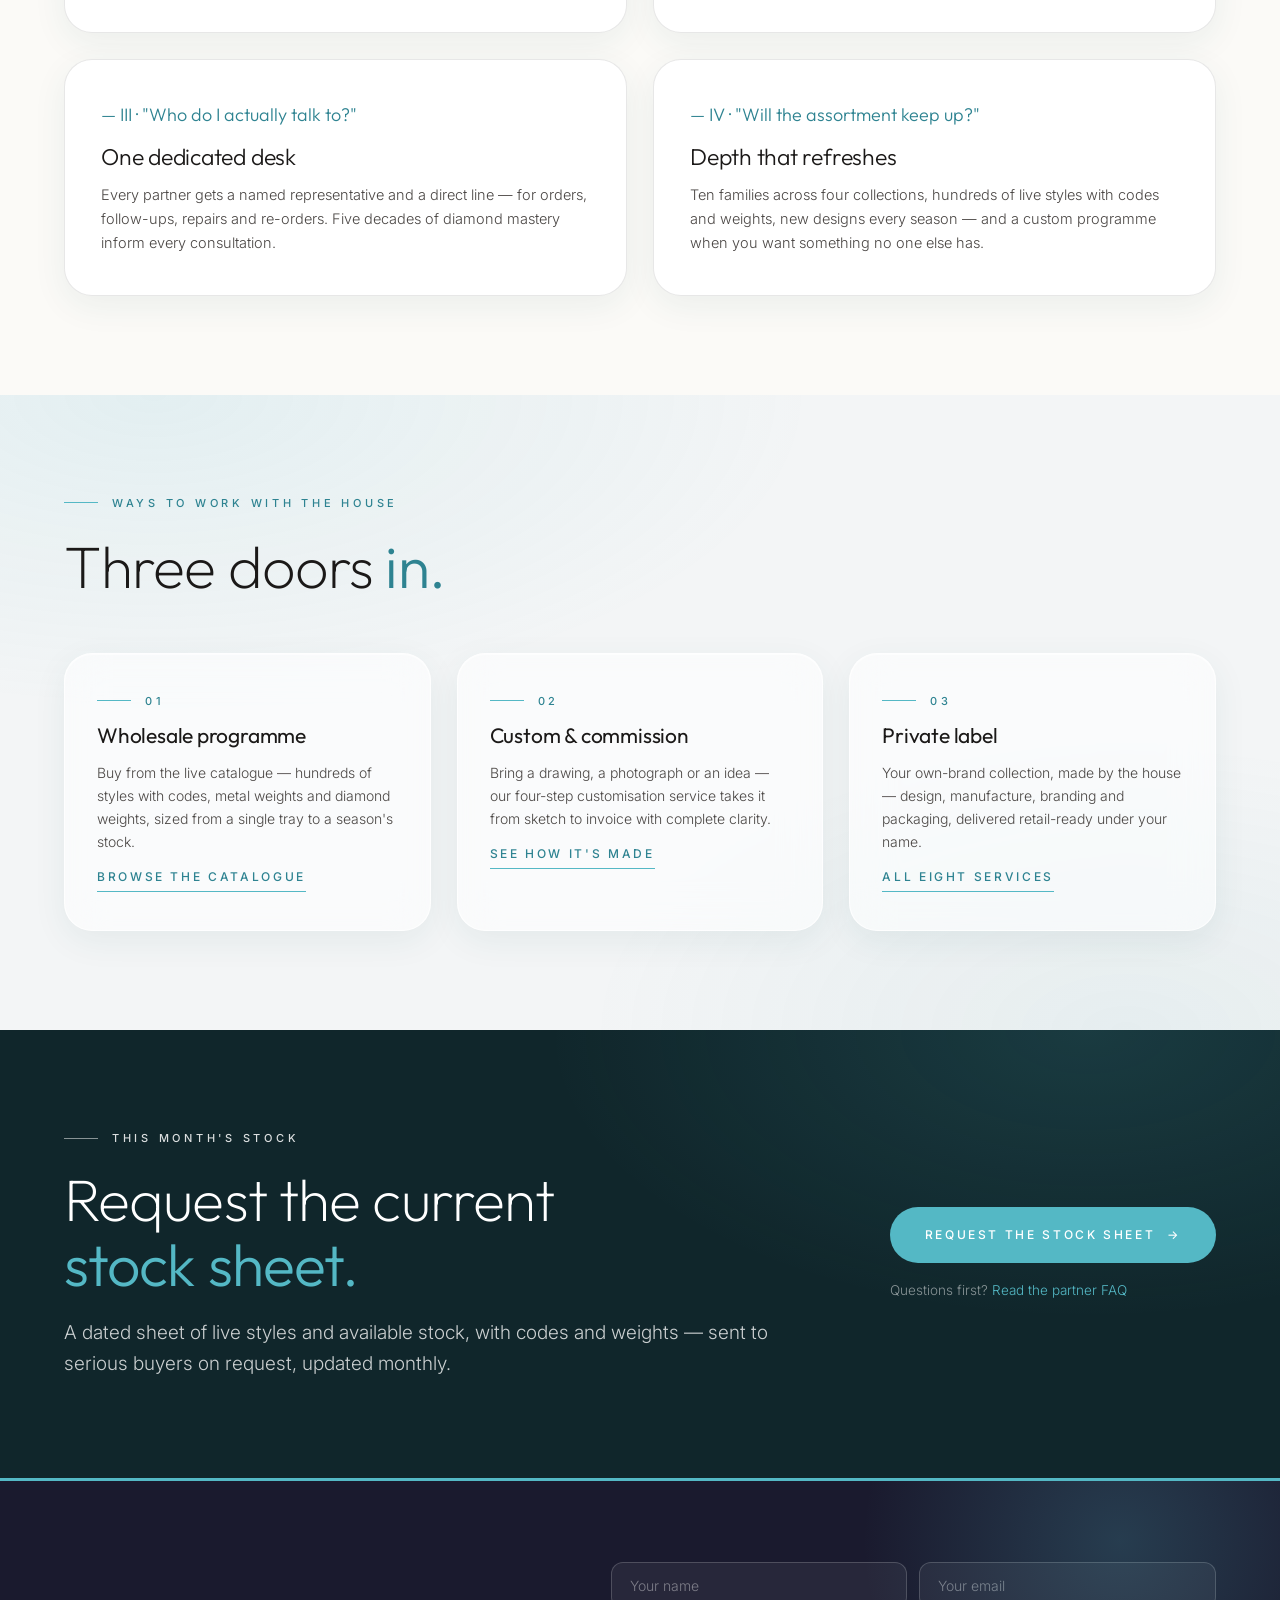
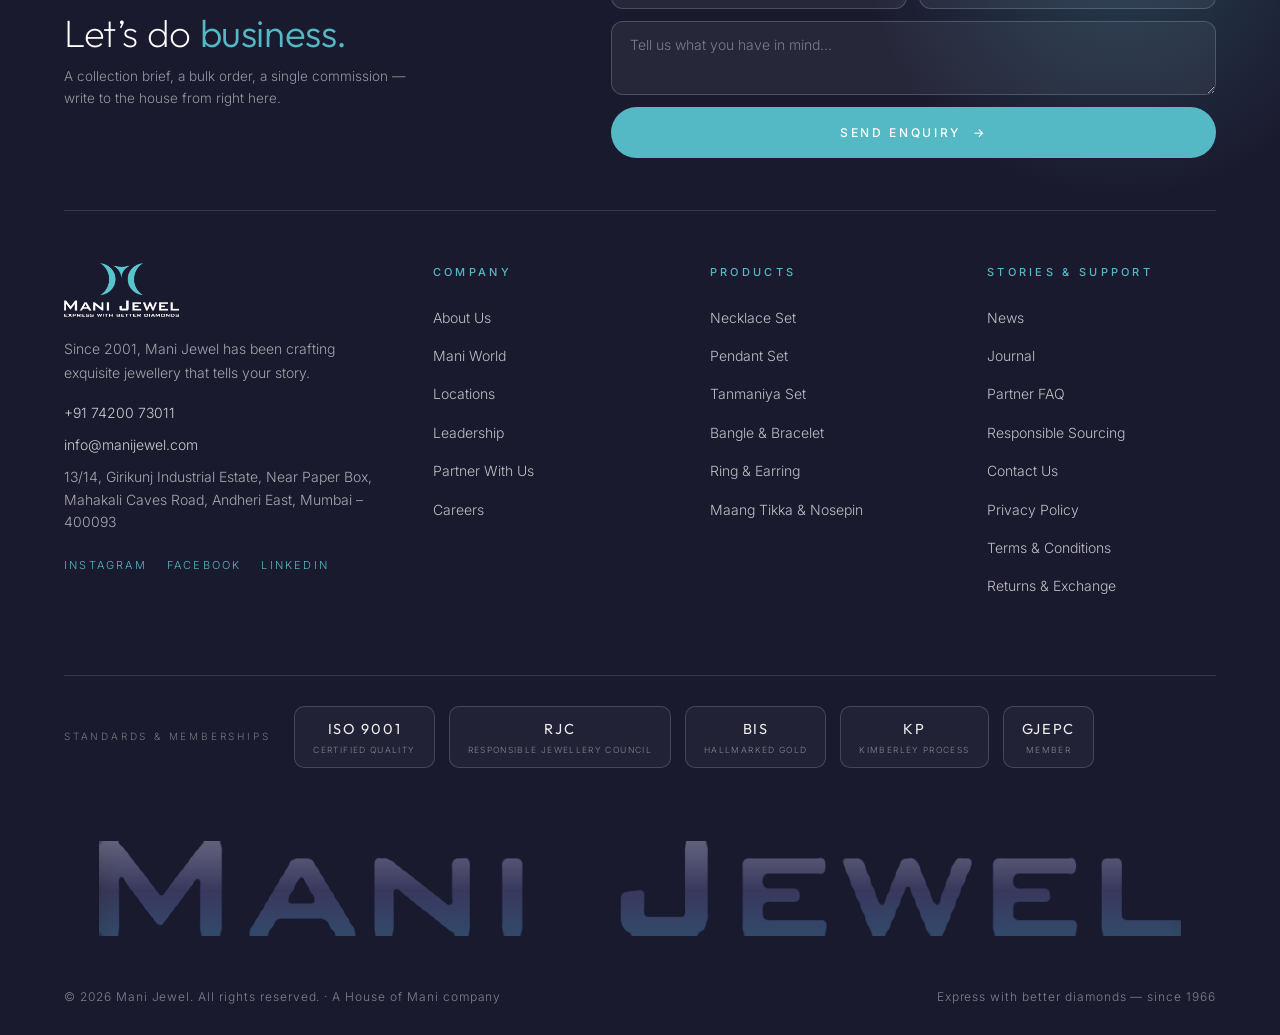
<file: partners.html>
<!DOCTYPE html>
<html lang="en">
<head>
<meta charset="UTF-8" />
<meta name="viewport" content="width=device-width, initial-scale=1.0" />
<title>Partner With Us — Mani Jewel</title>
<meta name="description" content="Why retailers partner with Mani Jewel — a fully integrated house from rough stone to retail counter, one dedicated desk per partner, hundreds of live styles, and capacity for bulk and repeat orders." />
<link rel="icon" href="assets/img/favicon.png" />
<link rel="preconnect" href="https://fonts.googleapis.com" />
<link rel="preconnect" href="https://fonts.gstatic.com" crossorigin />
<link href="https://fonts.googleapis.com/css2?family=Outfit:wght@200;300;400;500&family=Inter:wght@300;400;500&display=swap" rel="stylesheet" />
<link rel="stylesheet" href="assets/css/style.css?v=20260821c" />
<style>
.pillars { display: grid; grid-template-columns: repeat(2, 1fr); gap: 26px; }
.pillar {
  background: var(--white);
  border: 1px solid var(--hairline);
  border-radius: var(--radius-lg);
  padding: 40px 36px;
  display: flex;
  flex-direction: column;
  gap: 14px;
  transition: all 0.45s cubic-bezier(0.22, 1, 0.36, 1);
}
.pillar:hover { transform: translateY(-6px); box-shadow: var(--shadow-soft); border-color: var(--mani-blue); }
.pillar i { font-style: normal; font-family: var(--font-display); font-size: 18px; color: var(--mani-blue-deep); }
.pillar h3 { font-size: 23px; font-weight: 300; }
.pillar p { font-size: 14.5px; color: var(--ink-soft); }
@media (max-width: 800px) { .pillars { grid-template-columns: 1fr; } }
</style>
</head>
<body>
<header class="lp-header">
  <div class="lp-bar">
    <a class="lp-logo" href="index.html" aria-label="Mani Jewel — Home">
      <img src="assets/img/logo.png" alt="Mani Jewel — Express with better diamonds" />
    </a>
    <nav class="lp-nav">
      <a href="house.html">About Us</a>
      <a href="products.html">Products</a>
      <a href="services.html">Services</a>
      <a href="partners.html" class="active">Partners</a>
      <a href="maniworld.html">Manufacturing</a>
      <a href="locations.html">Locations</a>
      <a href="leadership.html">Leadership</a>
      <a href="news.html">News</a>
      <a href="contact.html">Contact Us</a>
    </nav>
    <div class="lp-actions">
      <button class="icon-btn search-toggle" aria-label="Search" type="button"><svg viewBox="0 0 24 24" fill="none" stroke="currentColor" stroke-width="2"><circle cx="11" cy="11" r="7"/><path d="m20 20-3.5-3.5"/></svg></button>
      <a class="icon-btn hide-sm" href="tel:+917420073011" aria-label="Call +91 74200 73011"><svg viewBox="0 0 24 24" fill="none" stroke="currentColor" stroke-width="2"><path d="M22 16.92v3a2 2 0 0 1-2.18 2 19.79 19.79 0 0 1-8.63-3.07 19.5 19.5 0 0 1-6-6 19.79 19.79 0 0 1-3.07-8.67A2 2 0 0 1 4.11 2h3a2 2 0 0 1 2 1.72c.13.96.36 1.9.7 2.81a2 2 0 0 1-.45 2.11L8.09 9.91a16 16 0 0 0 6 6l1.27-1.27a2 2 0 0 1 2.11-.45c.91.34 1.85.57 2.81.7A2 2 0 0 1 22 16.92z"/></svg></a>
      <a class="icon-btn hide-sm" href="https://wa.me/917420073011" target="_blank" rel="noopener" aria-label="WhatsApp"><svg viewBox="0 0 24 24" fill="currentColor"><path d="M17.5 14.4c-.3-.15-1.76-.87-2.03-.97-.27-.1-.47-.15-.67.15-.2.3-.77.97-.94 1.17-.17.2-.35.22-.65.07a8.18 8.18 0 0 1-2.4-1.49 9 9 0 0 1-1.66-2.07c-.17-.3-.02-.46.13-.61.14-.13.3-.35.45-.52.15-.17.2-.3.3-.5.1-.2.05-.37-.02-.52-.08-.15-.67-1.62-.92-2.22-.24-.58-.49-.5-.67-.51h-.57c-.2 0-.52.07-.8.37-.27.3-1.04 1.02-1.04 2.5 0 1.47 1.07 2.89 1.22 3.09.15.2 2.11 3.22 5.1 4.51.71.31 1.27.49 1.7.63.72.23 1.37.2 1.88.12.58-.09 1.76-.72 2.01-1.41.25-.7.25-1.29.17-1.41-.07-.13-.27-.2-.57-.35zM12.04 21.5a9.4 9.4 0 0 1-4.8-1.31l-.34-.2-3.56.93.95-3.47-.22-.36a9.42 9.42 0 1 1 17.4-4.99 9.42 9.42 0 0 1-9.43 9.4zm0-20.25A10.83 10.83 0 0 0 1.2 12.06c0 1.91.5 3.77 1.45 5.42L1.1 23.16l5.83-1.53a10.83 10.83 0 0 0 15.94-9.56A10.83 10.83 0 0 0 12.04 1.25z"/></svg></a>
      <a class="lp-enquire" href="contact.html">Enquire</a>
      <button class="burger" aria-label="Menu"><span></span><span></span><span></span></button>
    </div>
    <div class="search-pop">
      <form class="lp-search" onsubmit="return lpSearch(this)">
        <input type="text" placeholder="Search for jewellery, services, locations…" aria-label="Search" />
        <button type="submit" aria-label="Search"><svg viewBox="0 0 24 24" width="18" height="18" fill="none" stroke="currentColor" stroke-width="2"><circle cx="11" cy="11" r="7"/><path d="m20 20-3.5-3.5"/></svg></button>
      </form>
    </div>
  </div>
</header>
<div class="mobile-menu">
  <a href="house.html">About <em>Us</em></a>
  <a href="products.html"><em>Products</em></a>
  <a href="partners.html">Partner <em>With Us</em></a>
  <a href="services.html"><em>Services</em></a>
  <a href="maniworld.html">Mani <em>World</em></a>
  <a href="locations.html"><em>Locations</em></a>
  <a href="leadership.html"><em>Leadership</em></a>
  <a href="news.html">News</a>
  <a href="journal.html">Journal</a>
  <a href="faq.html">FAQ</a>
  <a href="careers.html">Careers</a>
  <a href="contact.html">Enquire</a>
</div>

<!-- INTRO -->
<section class="section" style="padding-bottom:44px">
  <div class="container">
    <div class="section-head">
      <span class="eyebrow reveal">Partner With Us</span>
      <h1 class="h-hero reveal reveal-d1" style="font-size:clamp(38px,5.4vw,76px)">Why retailers<br /><em>choose the house.</em></h1>
      <p class="lede reveal reveal-d2">8 of India's 10 biggest jewellery retail chains and 3,000+ independent jewellers buy from Mani Jewel. Here is what they get — answered the way a buyer actually asks.</p>
    </div>
  </div>
</section>

<!-- INTEGRATION RIBBON -->
<section class="section band-mist" style="padding-top:64px;padding-bottom:72px">
  <div class="container">
    <div class="section-head center" style="margin-bottom:44px">
      <span class="eyebrow center reveal">One house, the whole journey</span>
      <h2 class="h-xl reveal reveal-d1">Rough stone <em>to retail counter.</em></h2>
    </div>
    <div class="ribbon-flow reveal">
      <div class="rib-step"><div><b>Rough Stone</b><span>Sourced through Kimberley Process channels</span></div></div>
      <div class="rib-step"><div><b>Cut &amp; Polish</b><span>Mani Empire, Surat — the house's own wheels</span></div></div>
      <div class="rib-step"><div><b>Grade &amp; Certify</b><span>In-house grading, Sarin planning, certified stones</span></div></div>
      <div class="rib-step"><div><b>Design &amp; Make</b><span>Mani Designs studio and the Mani World factory</span></div></div>
      <div class="rib-step"><div><b>Your Counter</b><span>Insured, documented delivery — anywhere in India</span></div></div>
    </div>
    <p class="lede reveal reveal-d2" style="text-align:center;margin:44px auto 0">No middlemen, no outsourced steps. The advantage of every stage passes straight to your margin.</p>
  </div>
</section>

<!-- FOUR ANSWERS -->
<section class="section">
  <div class="container">
    <div class="section-head">
      <span class="eyebrow reveal">The four questions every buyer asks</span>
      <h2 class="h-xl reveal reveal-d1">Answered, <em>upfront.</em></h2>
    </div>
    <div class="pillars">
      <div class="pillar reveal"><i>— I · "Can you hold my price?"</i><h3>Integrated value</h3><p>Vertically integrated from rough stone to finished piece, the house passes the advantage of in-house cutting, grading and manufacture directly to its partners. One margin, not four.</p></div>
      <div class="pillar reveal reveal-d1"><i>— II · "Can I trust the supply?"</i><h3>Peace of mind</h3><p>Every step is documented and openly shared — traceable origins, ISO 9001 process discipline, BIS hallmarked gold and certified stones on every piece, since 1966.</p></div>
      <div class="pillar reveal"><i>— III · "Who do I actually talk to?"</i><h3>One dedicated desk</h3><p>Every partner gets a named representative and a direct line — for orders, follow-ups, repairs and re-orders. Five decades of diamond mastery inform every consultation.</p></div>
      <div class="pillar reveal reveal-d1"><i>— IV · "Will the assortment keep up?"</i><h3>Depth that refreshes</h3><p>Ten families across four collections, hundreds of live styles with codes and weights, new designs every season — and a custom programme when you want something no one else has.</p></div>
    </div>
  </div>
</section>

<!-- WAYS TO WORK -->
<section class="section band-ivory">
  <div class="container">
    <div class="section-head">
      <span class="eyebrow reveal">Ways to work with the house</span>
      <h2 class="h-xl reveal reveal-d1">Three doors <em>in.</em></h2>
    </div>
    <div class="value-grid">
      <div class="value-card reveal" style="text-align:left;align-items:flex-start">
        <span class="eyebrow">01</span>
        <h3>Wholesale programme</h3>
        <p>Buy from the live catalogue — hundreds of styles with codes, metal weights and diamond weights, sized from a single tray to a season's stock.</p>
        <a class="text-link" href="products.html">Browse the catalogue</a>
      </div>
      <div class="value-card reveal reveal-d1" style="text-align:left;align-items:flex-start">
        <span class="eyebrow">02</span>
        <h3>Custom &amp; commission</h3>
        <p>Bring a drawing, a photograph or an idea — our four-step customisation service takes it from sketch to invoice with complete clarity.</p>
        <a class="text-link" href="maniworld.html">See how it's made</a>
      </div>
      <div class="value-card reveal reveal-d2" style="text-align:left;align-items:flex-start">
        <span class="eyebrow">03</span>
        <h3>Private label</h3>
        <p>Your own-brand collection, made by the house — design, manufacture, branding and packaging, delivered retail-ready under your name.</p>
        <a class="text-link" href="services.html">All eight services</a>
      </div>
    </div>
  </div>
</section>

<!-- STOCK SHEET CTA -->
<section class="section band-ink on-dark">
  <div class="container cta-band">
    <div>
      <span class="eyebrow light reveal">This month's stock</span>
      <h2 class="h-xl reveal reveal-d1" style="color:#fff">Request the current<br /><em>stock sheet.</em></h2>
      <p class="lede reveal reveal-d2">A dated sheet of live styles and available stock, with codes and weights — sent to serious buyers on request, updated monthly.</p>
    </div>
    <div class="cta-actions reveal reveal-d2">
      <a class="btn btn-blue" href="contact.html?type=stock%20sheet">Request the stock sheet <span class="arrow">→</span></a>
      <p class="small" style="margin-top:16px;color:rgba(255,255,255,.5)">Questions first? <a href="faq.html" style="color:var(--mani-blue)">Read the partner FAQ</a></p>
    </div>
  </div>
</section>
<footer class="footer">
  <div class="footer-glow"></div>
  <div class="footer-top">
    <div class="footer-brand">
      <img class="footer-logo" src="assets/img/logo-white.png" alt="Mani Jewel — Express with better diamonds" />
      <p>Since 2001, Mani Jewel has been crafting exquisite jewellery that tells your story.</p>
      <ul class="footer-contact" style="margin-top:18px">
        <li><a href="tel:+917420073011">+91 74200 73011</a></li>
        <li><a href="mailto:info@manijewel.com">info@manijewel.com</a></li>
        <li>13/14, Girikunj Industrial Estate, Near Paper Box,<br />Mahakali Caves Road, Andheri East, Mumbai – 400093</li>
      </ul>
      <div class="footer-social">
        <a href="https://www.instagram.com/mani.jewel" target="_blank" rel="noopener">Instagram</a>
        <a href="https://www.facebook.com/manijeweldiamondjewellery" target="_blank" rel="noopener">Facebook</a>
        <a href="https://in.linkedin.com/company/mani-jewels" target="_blank" rel="noopener">LinkedIn</a>
      </div>
    </div>
    <div>
      <h4>Company</h4>
      <ul>
        <li><a href="house.html">About Us</a></li>
        <li><a href="maniworld.html">Mani World</a></li>
        <li><a href="locations.html">Locations</a></li>
        <li><a href="leadership.html">Leadership</a></li>
        <li><a href="partners.html">Partner With Us</a></li>
        <li><a href="careers.html">Careers</a></li>
      </ul>
    </div>
    <div>
      <h4>Products</h4>
      <ul>
        <li><a href="products.html">Necklace Set</a></li>
        <li><a href="products.html">Pendant Set</a></li>
        <li><a href="products.html">Tanmaniya Set</a></li>
        <li><a href="products.html">Bangle &amp; Bracelet</a></li>
        <li><a href="products.html">Ring &amp; Earring</a></li>
        <li><a href="products.html">Maang Tikka &amp; Nosepin</a></li>
      </ul>
    </div>
    <div>
      <h4>Stories &amp; Support</h4>
      <ul>
        <li><a href="news.html">News</a></li>
        <li><a href="journal.html">Journal</a></li>
        <li><a href="faq.html">Partner FAQ</a></li>
        <li><a href="sourcing.html">Responsible Sourcing</a></li>
        <li><a href="contact.html">Contact Us</a></li>
        <li><a href="contact.html">Privacy Policy</a></li>
        <li><a href="contact.html">Terms &amp; Conditions</a></li>
        <li><a href="contact.html">Returns &amp; Exchange</a></li>
      </ul>
    </div>
  </div>
  <div class="footer-wordmark" aria-hidden="true"></div>
  <div class="footer-bottom">
    <span>© <span data-year></span> Mani Jewel. All rights reserved. · A House of Mani company</span>
    <span>Express with better diamonds — since 1966</span>
  </div>
</footer>

<script src="assets/js/main.js?v=20260821c"></script>
</body>
</html>
</file>
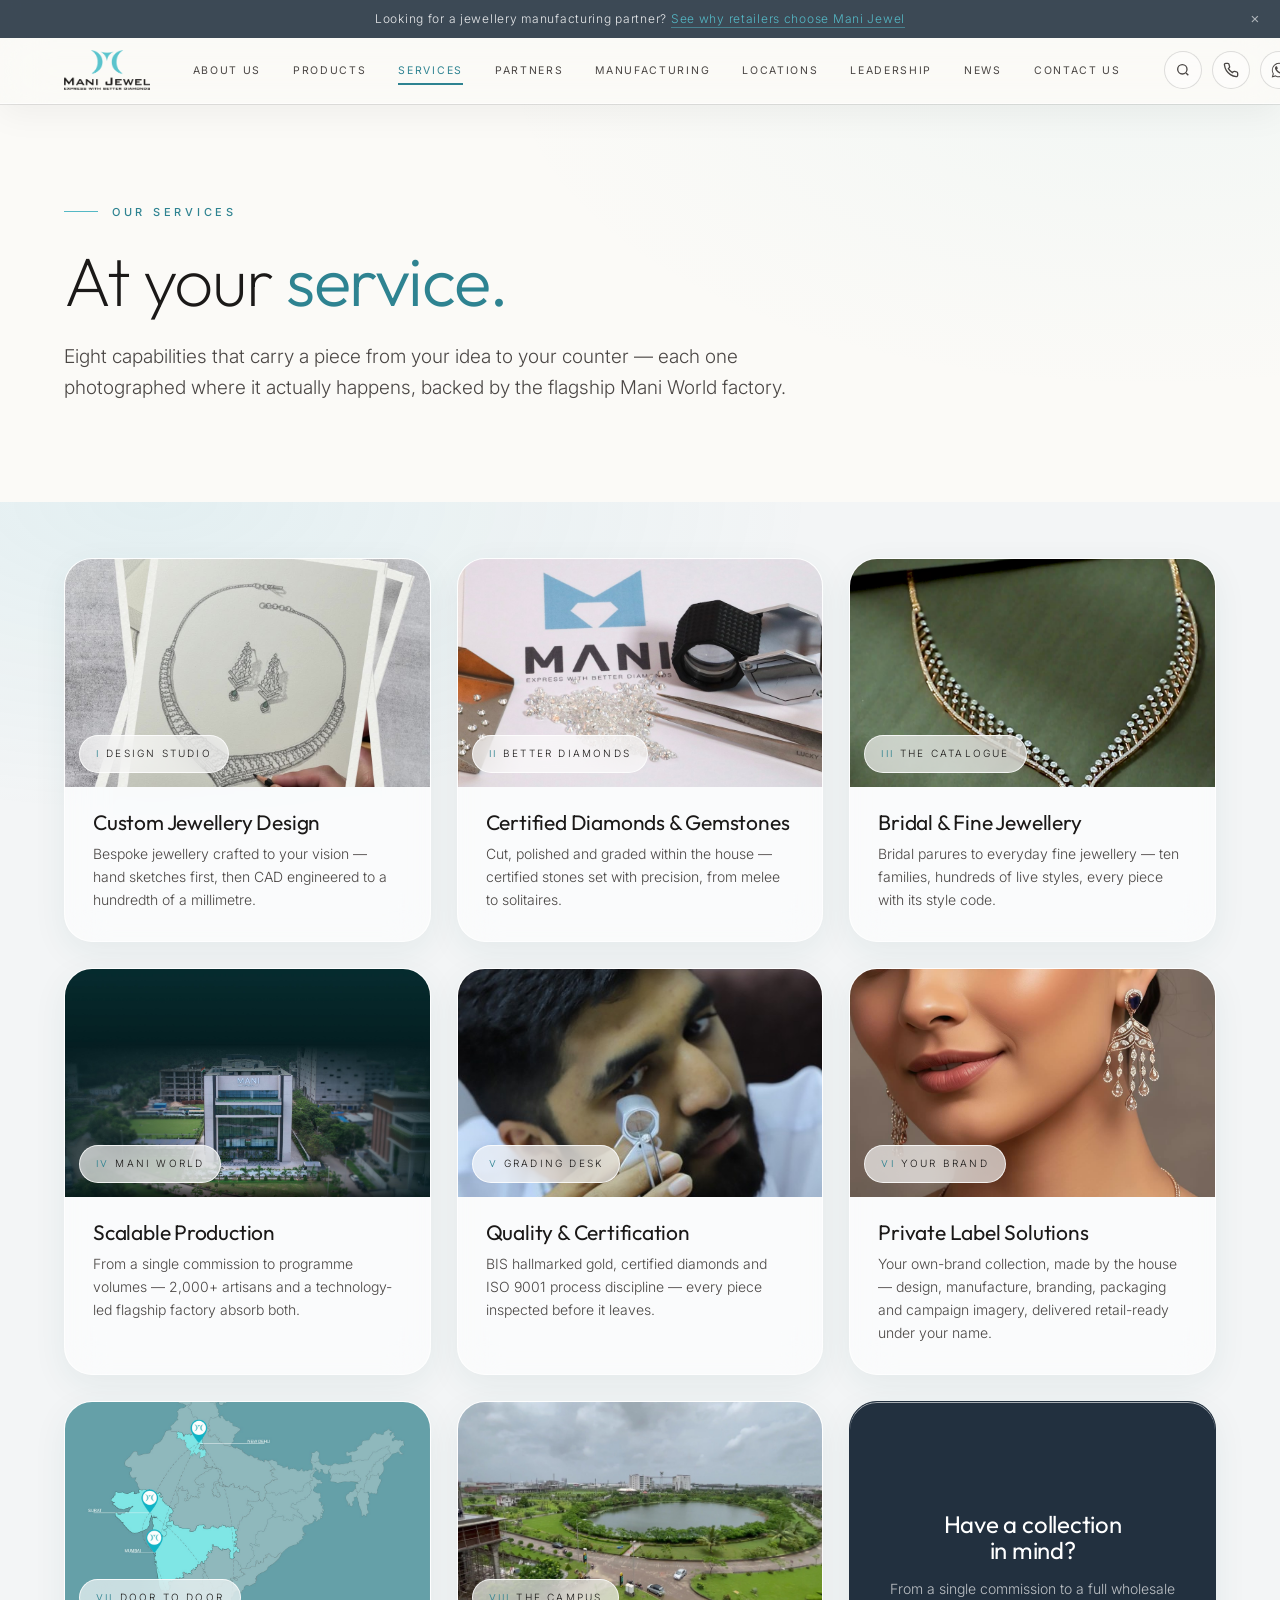
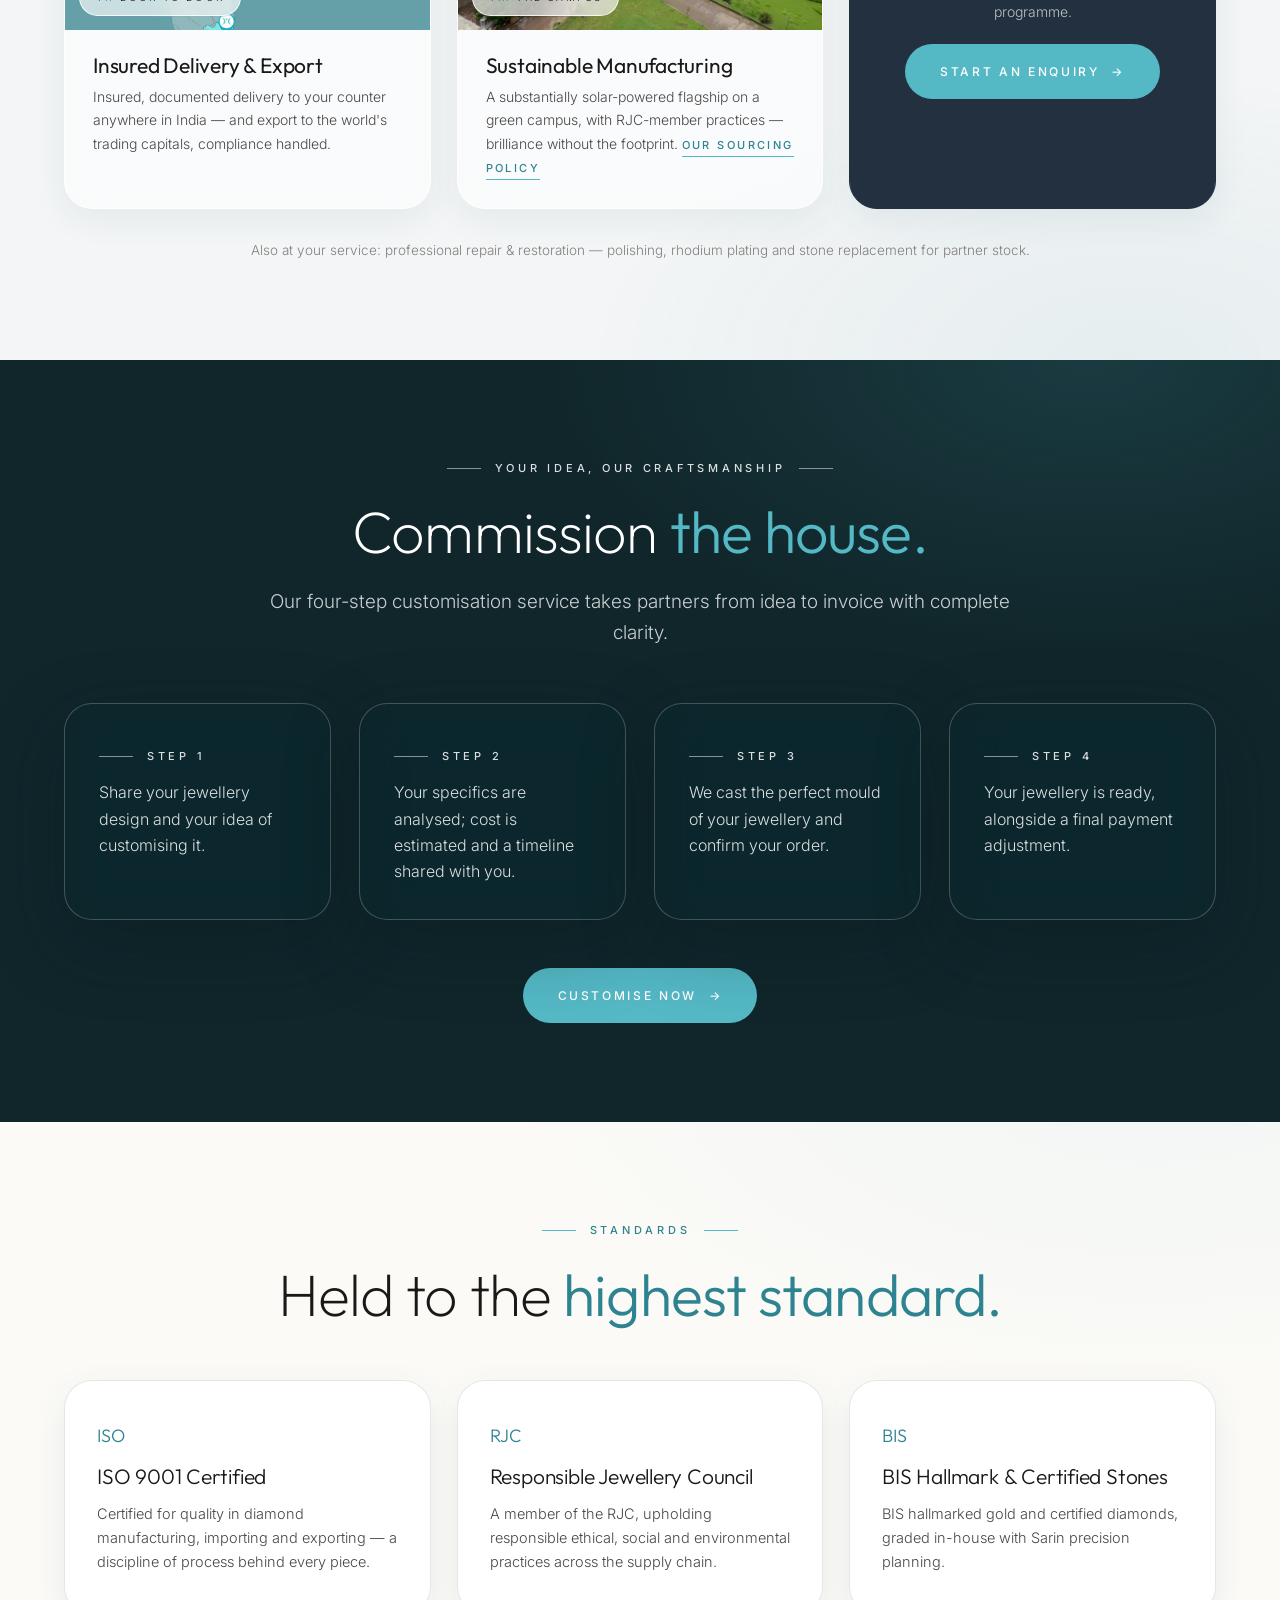
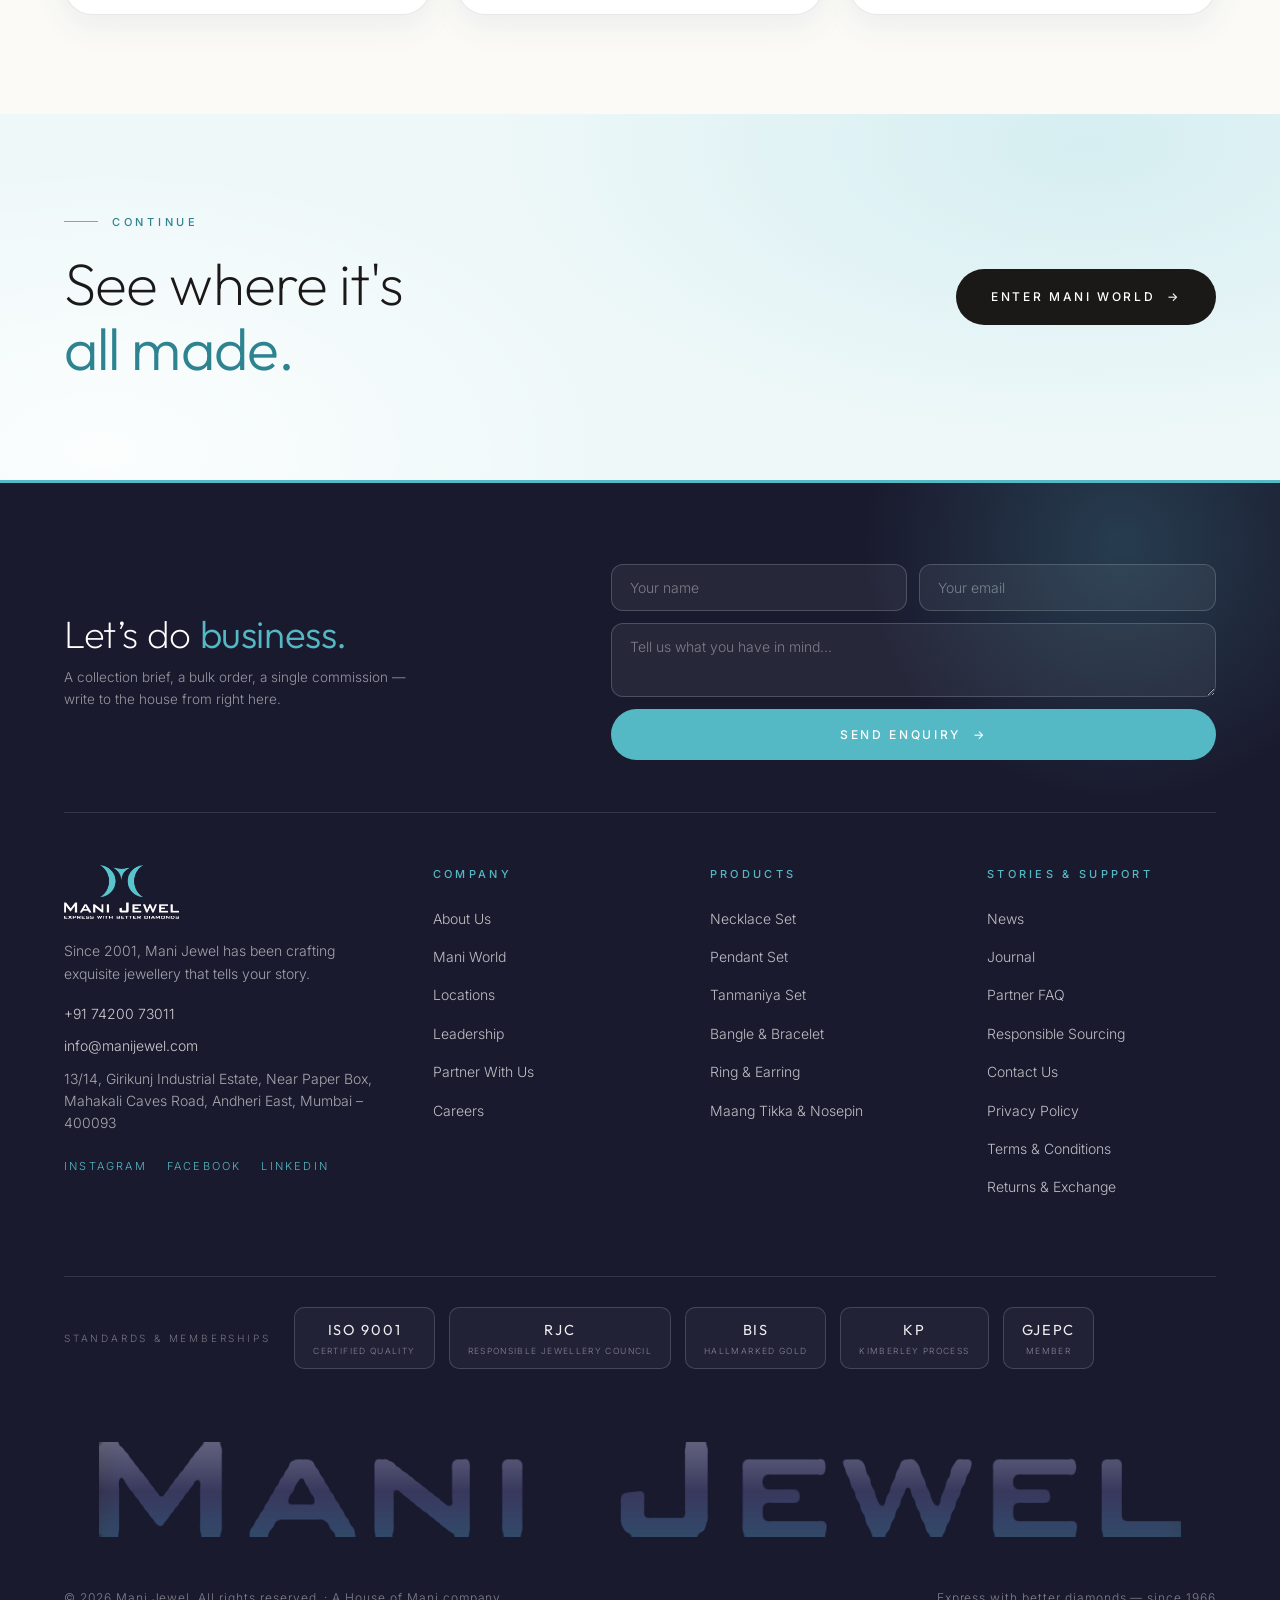
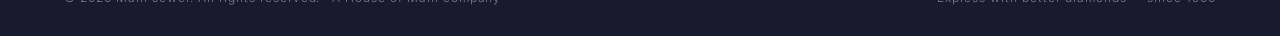
<file: services.html>
<!DOCTYPE html>
<html lang="en">
<head>
<meta charset="UTF-8" />
<meta name="viewport" content="width=device-width, initial-scale=1.0" />
<title>Services — Mani Jewel</title>
<meta name="description" content="Mani Jewel services — custom design, certified diamonds, bridal & fine jewellery, scalable production, quality & certification, private label solutions, global logistics and sustainable manufacturing." />
<link rel="icon" href="assets/img/favicon.png" />
<link rel="preconnect" href="https://fonts.googleapis.com" />
<link rel="preconnect" href="https://fonts.gstatic.com" crossorigin />
<link href="https://fonts.googleapis.com/css2?family=Outfit:wght@200;300;400;500&family=Inter:wght@300;400;500&display=swap" rel="stylesheet" />
<link rel="stylesheet" href="assets/css/style.css?v=20260821c" />
<style>
.pillars { display: grid; grid-template-columns: repeat(3, 1fr); gap: 26px; }
.pillar {
  background: var(--white);
  border: 1px solid var(--hairline);
  border-radius: var(--radius-lg);
  padding: 40px 32px;
  display: flex;
  flex-direction: column;
  gap: 14px;
  transition: all 0.45s cubic-bezier(0.22, 1, 0.36, 1);
}
.pillar:hover { transform: translateY(-6px); box-shadow: var(--shadow-soft); border-color: var(--mani-blue); }
.pillar i { font-style: normal; font-family: var(--font-display); font-size: 18px; color: var(--mani-blue-deep); }
.pillar h3 { font-size: 21px; font-weight: 300; }
.pillar p { font-size: 14.5px; color: var(--ink-soft); }
@media (max-width: 900px) { .pillars { grid-template-columns: 1fr; } }
</style>
</head>
<body>

<header class="lp-header">
  <div class="lp-bar">
    <a class="lp-logo" href="index.html" aria-label="Mani Jewel — Home">
      <img src="assets/img/logo.png" alt="Mani Jewel — Express with better diamonds" />
    </a>
    <nav class="lp-nav">
      <a href="house.html">About Us</a>
      <a href="products.html">Products</a>
      <a href="services.html" class="active">Services</a>
      <a href="partners.html">Partners</a>
      <a href="maniworld.html">Manufacturing</a>
      <a href="locations.html">Locations</a>
      <a href="leadership.html">Leadership</a>
      <a href="news.html">News</a>
      <a href="contact.html">Contact Us</a>
    </nav>
    <div class="lp-actions">
      <button class="icon-btn search-toggle" aria-label="Search" type="button"><svg viewBox="0 0 24 24" fill="none" stroke="currentColor" stroke-width="2"><circle cx="11" cy="11" r="7"/><path d="m20 20-3.5-3.5"/></svg></button>
      <a class="icon-btn hide-sm" href="tel:+917420073011" aria-label="Call +91 74200 73011"><svg viewBox="0 0 24 24" fill="none" stroke="currentColor" stroke-width="2"><path d="M22 16.92v3a2 2 0 0 1-2.18 2 19.79 19.79 0 0 1-8.63-3.07 19.5 19.5 0 0 1-6-6 19.79 19.79 0 0 1-3.07-8.67A2 2 0 0 1 4.11 2h3a2 2 0 0 1 2 1.72c.13.96.36 1.9.7 2.81a2 2 0 0 1-.45 2.11L8.09 9.91a16 16 0 0 0 6 6l1.27-1.27a2 2 0 0 1 2.11-.45c.91.34 1.85.57 2.81.7A2 2 0 0 1 22 16.92z"/></svg></a>
      <a class="icon-btn hide-sm" href="https://wa.me/917420073011" target="_blank" rel="noopener" aria-label="WhatsApp"><svg viewBox="0 0 24 24" fill="currentColor"><path d="M17.5 14.4c-.3-.15-1.76-.87-2.03-.97-.27-.1-.47-.15-.67.15-.2.3-.77.97-.94 1.17-.17.2-.35.22-.65.07a8.18 8.18 0 0 1-2.4-1.49 9 9 0 0 1-1.66-2.07c-.17-.3-.02-.46.13-.61.14-.13.3-.35.45-.52.15-.17.2-.3.3-.5.1-.2.05-.37-.02-.52-.08-.15-.67-1.62-.92-2.22-.24-.58-.49-.5-.67-.51h-.57c-.2 0-.52.07-.8.37-.27.3-1.04 1.02-1.04 2.5 0 1.47 1.07 2.89 1.22 3.09.15.2 2.11 3.22 5.1 4.51.71.31 1.27.49 1.7.63.72.23 1.37.2 1.88.12.58-.09 1.76-.72 2.01-1.41.25-.7.25-1.29.17-1.41-.07-.13-.27-.2-.57-.35zM12.04 21.5a9.4 9.4 0 0 1-4.8-1.31l-.34-.2-3.56.93.95-3.47-.22-.36a9.42 9.42 0 1 1 17.4-4.99 9.42 9.42 0 0 1-9.43 9.4zm0-20.25A10.83 10.83 0 0 0 1.2 12.06c0 1.91.5 3.77 1.45 5.42L1.1 23.16l5.83-1.53a10.83 10.83 0 0 0 15.94-9.56A10.83 10.83 0 0 0 12.04 1.25z"/></svg></a>
      <a class="lp-enquire" href="contact.html">Enquire</a>
      <button class="burger" aria-label="Menu"><span></span><span></span><span></span></button>
    </div>
    <div class="search-pop">
      <form class="lp-search" onsubmit="return lpSearch(this)">
        <input type="text" placeholder="Search for jewellery, services, locations…" aria-label="Search" />
        <button type="submit" aria-label="Search"><svg viewBox="0 0 24 24" width="18" height="18" fill="none" stroke="currentColor" stroke-width="2"><circle cx="11" cy="11" r="7"/><path d="m20 20-3.5-3.5"/></svg></button>
      </form>
    </div>
  </div>
</header>
<div class="mobile-menu">
  <a href="house.html">About <em>Us</em></a>
  <a href="products.html"><em>Products</em></a>
  <a href="partners.html">Partner <em>With Us</em></a>
  <a href="services.html"><em>Services</em></a>
  <a href="maniworld.html">Mani <em>World</em></a>
  <a href="locations.html"><em>Locations</em></a>
  <a href="leadership.html"><em>Leadership</em></a>
  <a href="news.html">News</a>
  <a href="journal.html">Journal</a>
  <a href="faq.html">FAQ</a>
  <a href="careers.html">Careers</a>
  <a href="contact.html">Enquire</a>
</div>

<!-- INTRO -->
<section class="section" style="padding-bottom:44px">
  <div class="container">
    <div class="section-head">
      <span class="eyebrow reveal">Our Services</span>
      <h1 class="h-hero reveal reveal-d1" style="font-size:clamp(38px,5.4vw,76px)">At your <em>service.</em></h1>
      <p class="lede reveal reveal-d2">Eight capabilities that carry a piece from your idea to your counter — each one photographed where it actually happens, backed by the flagship Mani World factory.</p>
    </div>
  </div>
</section>

<!-- SERVICES -->
<section class="section band-ivory" style="padding-top:56px">
  <div class="container">
    <div class="cap-grid">
      <div class="cap-card reveal">
        <div class="cap-media"><img src="assets/img/mani-sketching.jpg" alt="A Mani designer hand-sketching a necklace set" style="object-position:center 42%" /><span class="cap-chip"><i>I</i>Design Studio</span></div>
        <div class="cap-body"><h3>Custom Jewellery Design</h3><p>Bespoke jewellery crafted to your vision — hand sketches first, then CAD engineered to a hundredth of a millimetre.</p></div>
      </div>
      <div class="cap-card reveal reveal-d1">
        <div class="cap-media"><img src="assets/img/mani-diamonds-card.jpg" alt="Certified melee diamonds with loupe and tweezers at the Mani grading desk" /><span class="cap-chip"><i>II</i>Better Diamonds</span></div>
        <div class="cap-body"><h3>Certified Diamonds &amp; Gemstones</h3><p>Cut, polished and graded within the house — certified stones set with precision, from melee to solitaires.</p></div>
      </div>
      <div class="cap-card reveal reveal-d2">
        <div class="cap-media"><img src="assets/img/products/prod-gold-set.jpg" alt="A diamond necklace set from the bridal catalogue" style="object-position:center 30%" /><span class="cap-chip"><i>III</i>The Catalogue</span></div>
        <div class="cap-body"><h3>Bridal &amp; Fine Jewellery</h3><p>Bridal parures to everyday fine jewellery — ten families, hundreds of live styles, every piece with its style code.</p></div>
      </div>
      <div class="cap-card reveal">
        <div class="cap-media"><img src="assets/img/mani-world-aerial.jpg" alt="Aerial view of the Mani World factory campus at the Gujarat Hira Bourse" /><span class="cap-chip"><i>IV</i>Mani World</span></div>
        <div class="cap-body"><h3>Scalable Production</h3><p>From a single commission to programme volumes — 2,000+ artisans and a technology-led flagship factory absorb both.</p></div>
      </div>
      <div class="cap-card reveal reveal-d1">
        <div class="cap-media"><img src="assets/img/mani-grading.jpg" alt="A Mani grader inspecting a stone through the loupe" style="object-position:center 30%" /><span class="cap-chip"><i>V</i>Grading Desk</span></div>
        <div class="cap-body"><h3>Quality &amp; Certification</h3><p>BIS hallmarked gold, certified diamonds and ISO 9001 process discipline — every piece inspected before it leaves.</p></div>
      </div>
      <div class="cap-card reveal reveal-d2">
        <div class="cap-media"><img src="assets/img/products/prod-campaign-model.jpg" alt="A campaign photograph of a Mani-made necklace set, retail-ready" style="object-position:center 25%" /><span class="cap-chip"><i>VI</i>Your Brand</span></div>
        <div class="cap-body"><h3>Private Label Solutions</h3><p>Your own-brand collection, made by the house — design, manufacture, branding, packaging and campaign imagery, delivered retail-ready under your name.</p></div>
      </div>
      <div class="cap-card reveal">
        <div class="cap-media"><img src="assets/img/mani-map.jpg" alt="The Mani delivery map — partners served across India and beyond" /><span class="cap-chip"><i>VII</i>Door to Door</span></div>
        <div class="cap-body"><h3>Insured Delivery &amp; Export</h3><p>Insured, documented delivery to your counter anywhere in India — and export to the world's trading capitals, compliance handled.</p></div>
      </div>
      <div class="cap-card reveal reveal-d1">
        <div class="cap-media"><img src="assets/img/ghb-park.jpg" alt="The green campus around Mani World at the GHB Gem & Jewellery Park" /><span class="cap-chip"><i>VIII</i>The Campus</span></div>
        <div class="cap-body"><h3>Sustainable Manufacturing</h3><p>A substantially solar-powered flagship on a green campus, with RJC-member practices — brilliance without the footprint. <a class="text-link" href="sourcing.html" style="font-size:11px">Our sourcing policy</a></p></div>
      </div>
      <div class="value-card reveal reveal-d2" style="background:var(--navy-nav);border-color:var(--navy-nav);justify-content:center">
        <h3 style="color:#fff;font-size:24px">Have a collection<br />in mind?</h3>
        <p style="color:rgba(255,255,255,.7)">From a single commission to a full wholesale programme.</p>
        <a class="btn btn-blue" href="contact.html" style="margin-top:6px">Start an enquiry <span class="arrow">→</span></a>
      </div>
    </div>
    <p class="small reveal" style="text-align:center;margin-top:30px">Also at your service: professional repair &amp; restoration — polishing, rhodium plating and stone replacement for partner stock.</p>
  </div>
</section>

<!-- CUSTOMISE STEPS -->
<section class="section band-ink on-dark">
  <div class="container">
    <div class="section-head center">
      <span class="eyebrow light center reveal">Your idea, our craftsmanship</span>
      <h2 class="h-xl reveal reveal-d1" style="color:#fff">Commission <em>the house.</em></h2>
      <p class="lede reveal reveal-d2" style="text-align:center;margin:0 auto">Our four-step customisation service takes partners from idea to invoice with complete clarity.</p>
    </div>
    <div class="card-grid cols-4">
      <div class="glass-dark reveal" style="padding:34px"><span class="eyebrow light">Step 1</span><p style="margin-top:14px;color:rgba(255,255,255,.85)">Share your jewellery design and your idea of customising it.</p></div>
      <div class="glass-dark reveal reveal-d1" style="padding:34px"><span class="eyebrow light">Step 2</span><p style="margin-top:14px;color:rgba(255,255,255,.85)">Your specifics are analysed; cost is estimated and a timeline shared with you.</p></div>
      <div class="glass-dark reveal reveal-d2" style="padding:34px"><span class="eyebrow light">Step 3</span><p style="margin-top:14px;color:rgba(255,255,255,.85)">We cast the perfect mould of your jewellery and confirm your order.</p></div>
      <div class="glass-dark reveal reveal-d3" style="padding:34px"><span class="eyebrow light">Step 4</span><p style="margin-top:14px;color:rgba(255,255,255,.85)">Your jewellery is ready, alongside a final payment adjustment.</p></div>
    </div>
    <div style="text-align:center;margin-top:48px" class="reveal"><a class="btn btn-blue" href="contact.html">Customise now <span class="arrow">→</span></a></div>
  </div>
</section>

<!-- STANDARDS -->
<section class="section">
  <div class="container">
    <div class="section-head center">
      <span class="eyebrow center reveal">Standards</span>
      <h2 class="h-xl reveal reveal-d1">Held to the <em>highest standard.</em></h2>
    </div>
    <div class="pillars">
      <div class="pillar reveal"><i>ISO</i><h3>ISO 9001 Certified</h3><p>Certified for quality in diamond manufacturing, importing and exporting — a discipline of process behind every piece.</p></div>
      <div class="pillar reveal reveal-d1"><i>RJC</i><h3>Responsible Jewellery Council</h3><p>A member of the RJC, upholding responsible ethical, social and environmental practices across the supply chain.</p></div>
      <div class="pillar reveal reveal-d2"><i>BIS</i><h3>BIS Hallmark &amp; Certified Stones</h3><p>BIS hallmarked gold and certified diamonds, graded in-house with Sarin precision planning.</p></div>
    </div>
  </div>
</section>

<!-- CTA -->
<section class="section band-mist">
  <div class="container cta-band">
    <div>
      <span class="eyebrow reveal">Continue</span>
      <h2 class="h-xl reveal reveal-d1">See where it's<br /><em>all made.</em></h2>
    </div>
    <div class="cta-actions reveal reveal-d2">
      <a class="btn btn-primary" href="maniworld.html">Enter Mani World <span class="arrow">→</span></a>
    </div>
  </div>
</section>

<footer class="footer">
  <div class="footer-glow"></div>
  <div class="footer-top">
    <div class="footer-brand">
      <img class="footer-logo" src="assets/img/logo-white.png" alt="Mani Jewel — Express with better diamonds" />
      <p>Since 2001, Mani Jewel has been crafting exquisite jewellery that tells your story.</p>
      <ul class="footer-contact" style="margin-top:18px">
        <li><a href="tel:+917420073011">+91 74200 73011</a></li>
        <li><a href="mailto:info@manijewel.com">info@manijewel.com</a></li>
        <li>13/14, Girikunj Industrial Estate, Near Paper Box,<br />Mahakali Caves Road, Andheri East, Mumbai – 400093</li>
      </ul>
      <div class="footer-social">
        <a href="https://www.instagram.com/mani.jewel" target="_blank" rel="noopener">Instagram</a>
        <a href="https://www.facebook.com/manijeweldiamondjewellery" target="_blank" rel="noopener">Facebook</a>
        <a href="https://in.linkedin.com/company/mani-jewels" target="_blank" rel="noopener">LinkedIn</a>
      </div>
    </div>
    <div>
      <h4>Company</h4>
      <ul>
        <li><a href="house.html">About Us</a></li>
        <li><a href="maniworld.html">Mani World</a></li>
        <li><a href="locations.html">Locations</a></li>
        <li><a href="leadership.html">Leadership</a></li>
        <li><a href="partners.html">Partner With Us</a></li>
        <li><a href="careers.html">Careers</a></li>
      </ul>
    </div>
    <div>
      <h4>Products</h4>
      <ul>
        <li><a href="products.html">Necklace Set</a></li>
        <li><a href="products.html">Pendant Set</a></li>
        <li><a href="products.html">Tanmaniya Set</a></li>
        <li><a href="products.html">Bangle &amp; Bracelet</a></li>
        <li><a href="products.html">Ring &amp; Earring</a></li>
        <li><a href="products.html">Maang Tikka &amp; Nosepin</a></li>
      </ul>
    </div>
    <div>
      <h4>Stories &amp; Support</h4>
      <ul>
        <li><a href="news.html">News</a></li>
        <li><a href="journal.html">Journal</a></li>
        <li><a href="faq.html">Partner FAQ</a></li>
        <li><a href="sourcing.html">Responsible Sourcing</a></li>
        <li><a href="contact.html">Contact Us</a></li>
        <li><a href="contact.html">Privacy Policy</a></li>
        <li><a href="contact.html">Terms &amp; Conditions</a></li>
        <li><a href="contact.html">Returns &amp; Exchange</a></li>
      </ul>
    </div>
  </div>
  <div class="footer-wordmark" aria-hidden="true"></div>
  <div class="footer-bottom">
    <span>© <span data-year></span> Mani Jewel. All rights reserved. · A House of Mani company</span>
    <span>Express with better diamonds — since 1966</span>
  </div>
</footer>

<script src="assets/js/main.js?v=20260821c"></script>
</body>
</html>
</file>
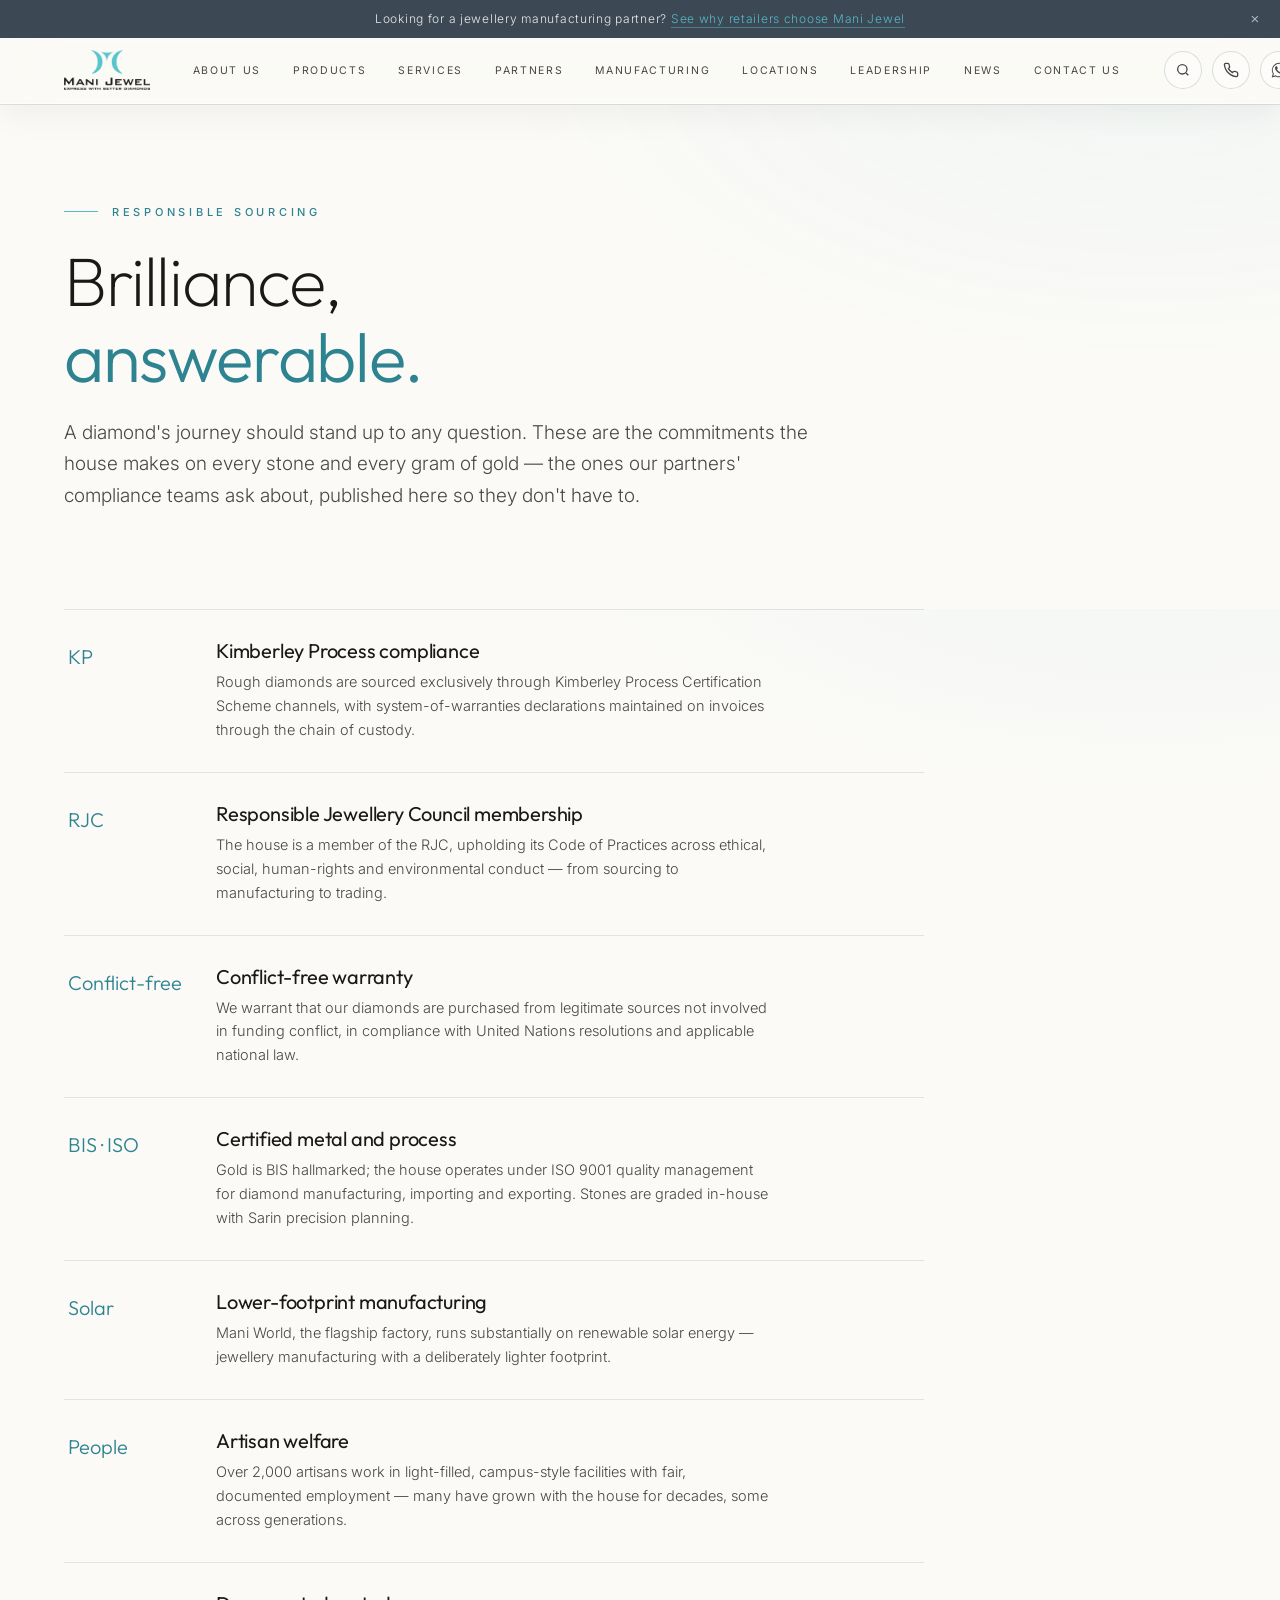
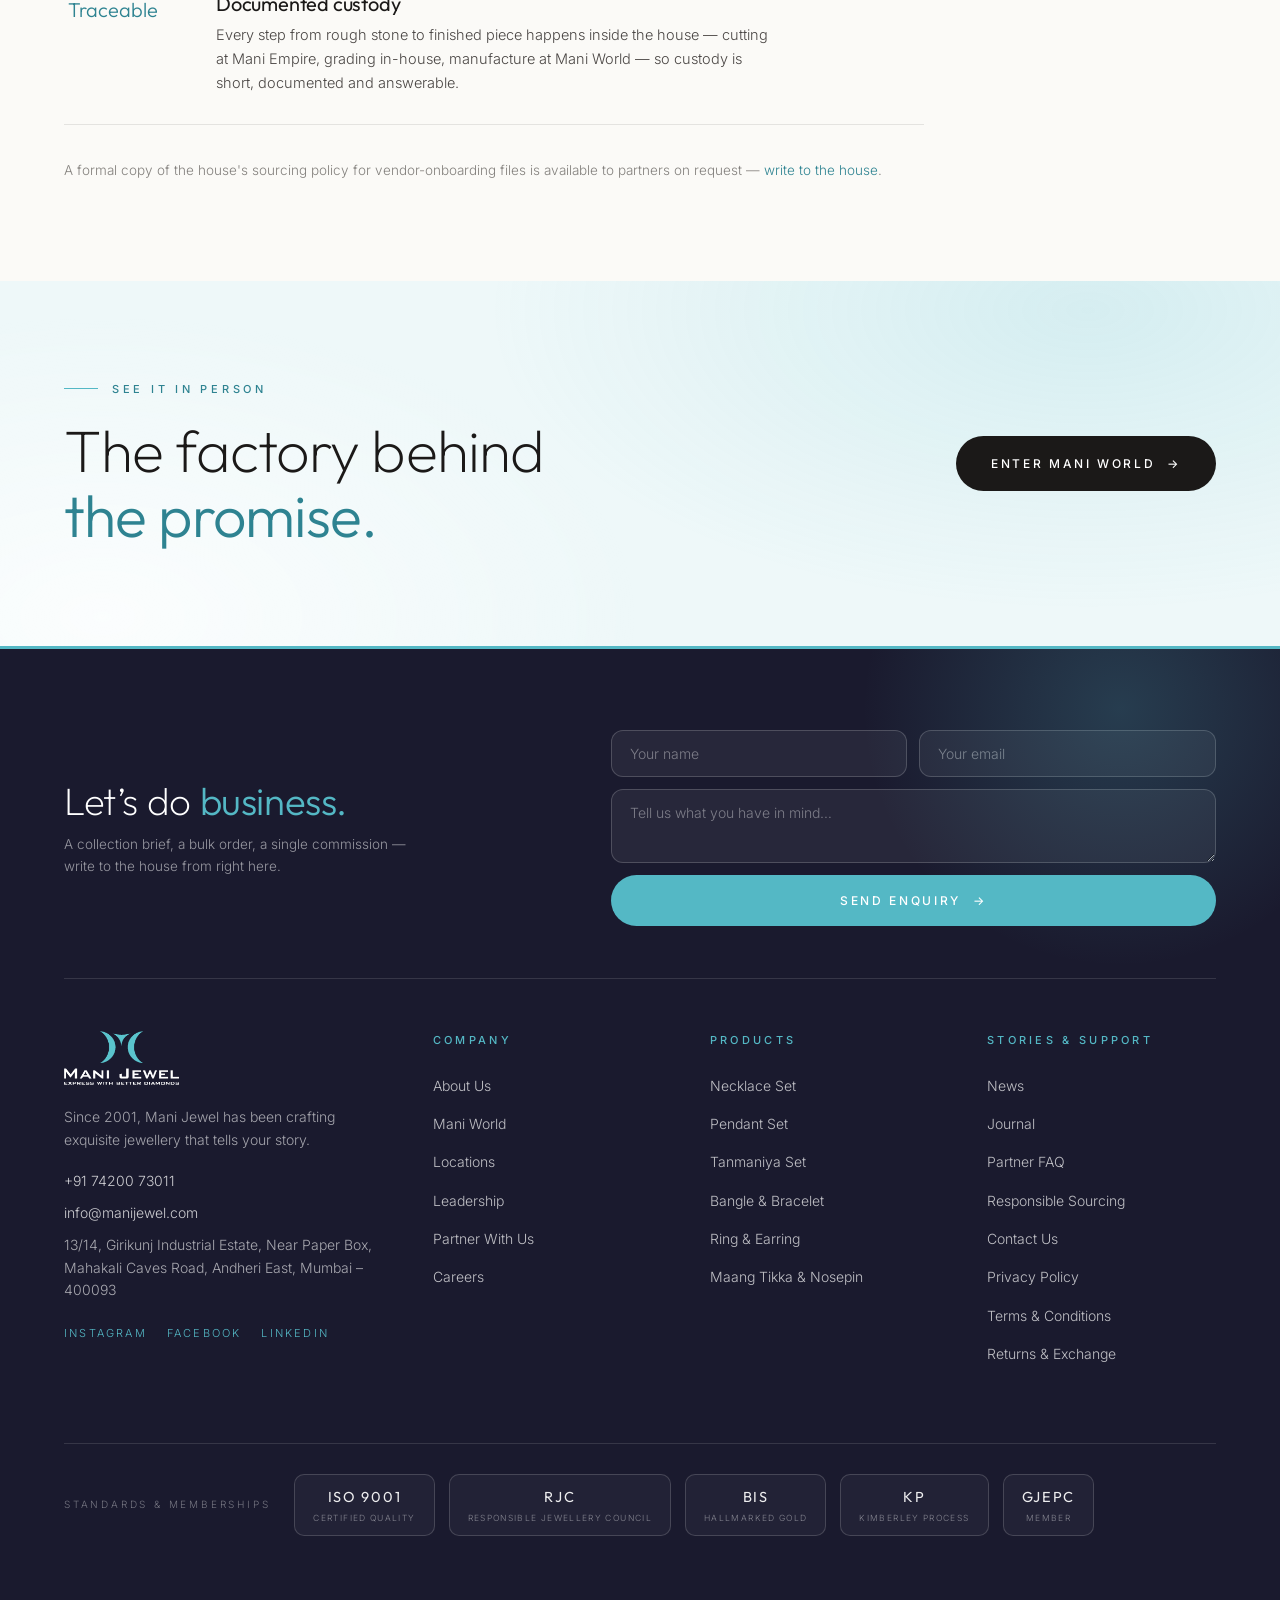
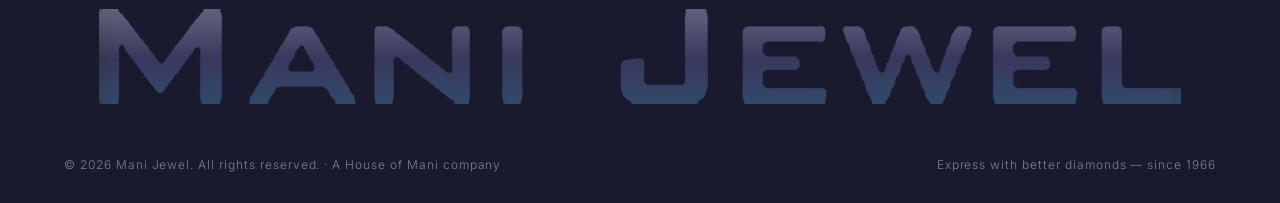
<file: sourcing.html>
<!DOCTYPE html>
<html lang="en">
<head>
<meta charset="UTF-8" />
<meta name="viewport" content="width=device-width, initial-scale=1.0" />
<title>Responsible Sourcing — Mani Jewel</title>
<meta name="description" content="Mani Jewel's responsible sourcing commitments — Kimberley Process compliance, RJC membership, BIS hallmarking, ISO 9001, conflict-free warranties and solar-powered manufacturing." />
<link rel="icon" href="assets/img/favicon.png" />
<link rel="preconnect" href="https://fonts.googleapis.com" />
<link rel="preconnect" href="https://fonts.gstatic.com" crossorigin />
<link href="https://fonts.googleapis.com/css2?family=Outfit:wght@200;300;400;500&family=Inter:wght@300;400;500&display=swap" rel="stylesheet" />
<link rel="stylesheet" href="assets/css/style.css?v=20260821c" />
<style>
.policy-list { display: flex; flex-direction: column; max-width: 860px; }
.policy-item {
  display: grid;
  grid-template-columns: 120px 1fr;
  gap: 28px;
  padding: 30px 4px;
  border-bottom: 1px solid var(--hairline);
}
.policy-item:first-child { border-top: 1px solid var(--hairline); }
.policy-item i {
  font-style: normal;
  font-family: var(--font-display);
  font-weight: 300;
  font-size: 20px;
  color: var(--mani-blue-deep);
}
.policy-item h3 { font-size: 20px; font-weight: 400; margin-bottom: 8px; }
.policy-item p { font-size: 14.5px; color: var(--ink-soft); max-width: 62ch; }
@media (max-width: 640px) { .policy-item { grid-template-columns: 1fr; gap: 8px; } }
</style>
</head>
<body>
<header class="lp-header">
  <div class="lp-bar">
    <a class="lp-logo" href="index.html" aria-label="Mani Jewel — Home">
      <img src="assets/img/logo.png" alt="Mani Jewel — Express with better diamonds" />
    </a>
    <nav class="lp-nav">
      <a href="house.html">About Us</a>
      <a href="products.html">Products</a>
      <a href="services.html">Services</a>
      <a href="partners.html">Partners</a>
      <a href="maniworld.html">Manufacturing</a>
      <a href="locations.html">Locations</a>
      <a href="leadership.html">Leadership</a>
      <a href="news.html">News</a>
      <a href="contact.html">Contact Us</a>
    </nav>
    <div class="lp-actions">
      <button class="icon-btn search-toggle" aria-label="Search" type="button"><svg viewBox="0 0 24 24" fill="none" stroke="currentColor" stroke-width="2"><circle cx="11" cy="11" r="7"/><path d="m20 20-3.5-3.5"/></svg></button>
      <a class="icon-btn hide-sm" href="tel:+917420073011" aria-label="Call +91 74200 73011"><svg viewBox="0 0 24 24" fill="none" stroke="currentColor" stroke-width="2"><path d="M22 16.92v3a2 2 0 0 1-2.18 2 19.79 19.79 0 0 1-8.63-3.07 19.5 19.5 0 0 1-6-6 19.79 19.79 0 0 1-3.07-8.67A2 2 0 0 1 4.11 2h3a2 2 0 0 1 2 1.72c.13.96.36 1.9.7 2.81a2 2 0 0 1-.45 2.11L8.09 9.91a16 16 0 0 0 6 6l1.27-1.27a2 2 0 0 1 2.11-.45c.91.34 1.85.57 2.81.7A2 2 0 0 1 22 16.92z"/></svg></a>
      <a class="icon-btn hide-sm" href="https://wa.me/917420073011" target="_blank" rel="noopener" aria-label="WhatsApp"><svg viewBox="0 0 24 24" fill="currentColor"><path d="M17.5 14.4c-.3-.15-1.76-.87-2.03-.97-.27-.1-.47-.15-.67.15-.2.3-.77.97-.94 1.17-.17.2-.35.22-.65.07a8.18 8.18 0 0 1-2.4-1.49 9 9 0 0 1-1.66-2.07c-.17-.3-.02-.46.13-.61.14-.13.3-.35.45-.52.15-.17.2-.3.3-.5.1-.2.05-.37-.02-.52-.08-.15-.67-1.62-.92-2.22-.24-.58-.49-.5-.67-.51h-.57c-.2 0-.52.07-.8.37-.27.3-1.04 1.02-1.04 2.5 0 1.47 1.07 2.89 1.22 3.09.15.2 2.11 3.22 5.1 4.51.71.31 1.27.49 1.7.63.72.23 1.37.2 1.88.12.58-.09 1.76-.72 2.01-1.41.25-.7.25-1.29.17-1.41-.07-.13-.27-.2-.57-.35zM12.04 21.5a9.4 9.4 0 0 1-4.8-1.31l-.34-.2-3.56.93.95-3.47-.22-.36a9.42 9.42 0 1 1 17.4-4.99 9.42 9.42 0 0 1-9.43 9.4zm0-20.25A10.83 10.83 0 0 0 1.2 12.06c0 1.91.5 3.77 1.45 5.42L1.1 23.16l5.83-1.53a10.83 10.83 0 0 0 15.94-9.56A10.83 10.83 0 0 0 12.04 1.25z"/></svg></a>
      <a class="lp-enquire" href="contact.html">Enquire</a>
      <button class="burger" aria-label="Menu"><span></span><span></span><span></span></button>
    </div>
    <div class="search-pop">
      <form class="lp-search" onsubmit="return lpSearch(this)">
        <input type="text" placeholder="Search for jewellery, services, locations…" aria-label="Search" />
        <button type="submit" aria-label="Search"><svg viewBox="0 0 24 24" width="18" height="18" fill="none" stroke="currentColor" stroke-width="2"><circle cx="11" cy="11" r="7"/><path d="m20 20-3.5-3.5"/></svg></button>
      </form>
    </div>
  </div>
</header>
<div class="mobile-menu">
  <a href="house.html">About <em>Us</em></a>
  <a href="products.html"><em>Products</em></a>
  <a href="partners.html">Partner <em>With Us</em></a>
  <a href="services.html"><em>Services</em></a>
  <a href="maniworld.html">Mani <em>World</em></a>
  <a href="locations.html"><em>Locations</em></a>
  <a href="leadership.html"><em>Leadership</em></a>
  <a href="news.html">News</a>
  <a href="journal.html">Journal</a>
  <a href="faq.html">FAQ</a>
  <a href="careers.html">Careers</a>
  <a href="contact.html">Enquire</a>
</div>

<!-- INTRO -->
<section class="section" style="padding-bottom:44px">
  <div class="container">
    <div class="section-head">
      <span class="eyebrow reveal">Responsible Sourcing</span>
      <h1 class="h-hero reveal reveal-d1" style="font-size:clamp(38px,5.4vw,76px)">Brilliance,<br /><em>answerable.</em></h1>
      <p class="lede reveal reveal-d2">A diamond's journey should stand up to any question. These are the commitments the house makes on every stone and every gram of gold — the ones our partners' compliance teams ask about, published here so they don't have to.</p>
    </div>
  </div>
</section>

<!-- COMMITMENTS -->
<section class="section" style="padding-top:0">
  <div class="container">
    <div class="policy-list reveal">
      <div class="policy-item"><i>KP</i><div><h3>Kimberley Process compliance</h3><p>Rough diamonds are sourced exclusively through Kimberley Process Certification Scheme channels, with system-of-warranties declarations maintained on invoices through the chain of custody.</p></div></div>
      <div class="policy-item"><i>RJC</i><div><h3>Responsible Jewellery Council membership</h3><p>The house is a member of the RJC, upholding its Code of Practices across ethical, social, human-rights and environmental conduct — from sourcing to manufacturing to trading.</p></div></div>
      <div class="policy-item"><i>Conflict-free</i><div><h3>Conflict-free warranty</h3><p>We warrant that our diamonds are purchased from legitimate sources not involved in funding conflict, in compliance with United Nations resolutions and applicable national law.</p></div></div>
      <div class="policy-item"><i>BIS · ISO</i><div><h3>Certified metal and process</h3><p>Gold is BIS hallmarked; the house operates under ISO 9001 quality management for diamond manufacturing, importing and exporting. Stones are graded in-house with Sarin precision planning.</p></div></div>
      <div class="policy-item"><i>Solar</i><div><h3>Lower-footprint manufacturing</h3><p>Mani World, the flagship factory, runs substantially on renewable solar energy — jewellery manufacturing with a deliberately lighter footprint.</p></div></div>
      <div class="policy-item"><i>People</i><div><h3>Artisan welfare</h3><p>Over 2,000 artisans work in light-filled, campus-style facilities with fair, documented employment — many have grown with the house for decades, some across generations.</p></div></div>
      <div class="policy-item"><i>Traceable</i><div><h3>Documented custody</h3><p>Every step from rough stone to finished piece happens inside the house — cutting at Mani Empire, grading in-house, manufacture at Mani World — so custody is short, documented and answerable.</p></div></div>
    </div>
    <p class="small reveal" style="margin-top:34px">A formal copy of the house's sourcing policy for vendor-onboarding files is available to partners on request — <a href="contact.html" style="color:var(--mani-blue-deep)">write to the house</a>.</p>
  </div>
</section>

<!-- CTA -->
<section class="section band-mist">
  <div class="container cta-band">
    <div>
      <span class="eyebrow reveal">See it in person</span>
      <h2 class="h-xl reveal reveal-d1">The factory behind<br /><em>the promise.</em></h2>
    </div>
    <div class="cta-actions reveal reveal-d2">
      <a class="btn btn-primary" href="maniworld.html">Enter Mani World <span class="arrow">→</span></a>
    </div>
  </div>
</section>
<footer class="footer">
  <div class="footer-glow"></div>
  <div class="footer-top">
    <div class="footer-brand">
      <img class="footer-logo" src="assets/img/logo-white.png" alt="Mani Jewel — Express with better diamonds" />
      <p>Since 2001, Mani Jewel has been crafting exquisite jewellery that tells your story.</p>
      <ul class="footer-contact" style="margin-top:18px">
        <li><a href="tel:+917420073011">+91 74200 73011</a></li>
        <li><a href="mailto:info@manijewel.com">info@manijewel.com</a></li>
        <li>13/14, Girikunj Industrial Estate, Near Paper Box,<br />Mahakali Caves Road, Andheri East, Mumbai – 400093</li>
      </ul>
      <div class="footer-social">
        <a href="https://www.instagram.com/mani.jewel" target="_blank" rel="noopener">Instagram</a>
        <a href="https://www.facebook.com/manijeweldiamondjewellery" target="_blank" rel="noopener">Facebook</a>
        <a href="https://in.linkedin.com/company/mani-jewels" target="_blank" rel="noopener">LinkedIn</a>
      </div>
    </div>
    <div>
      <h4>Company</h4>
      <ul>
        <li><a href="house.html">About Us</a></li>
        <li><a href="maniworld.html">Mani World</a></li>
        <li><a href="locations.html">Locations</a></li>
        <li><a href="leadership.html">Leadership</a></li>
        <li><a href="partners.html">Partner With Us</a></li>
        <li><a href="careers.html">Careers</a></li>
      </ul>
    </div>
    <div>
      <h4>Products</h4>
      <ul>
        <li><a href="products.html">Necklace Set</a></li>
        <li><a href="products.html">Pendant Set</a></li>
        <li><a href="products.html">Tanmaniya Set</a></li>
        <li><a href="products.html">Bangle &amp; Bracelet</a></li>
        <li><a href="products.html">Ring &amp; Earring</a></li>
        <li><a href="products.html">Maang Tikka &amp; Nosepin</a></li>
      </ul>
    </div>
    <div>
      <h4>Stories &amp; Support</h4>
      <ul>
        <li><a href="news.html">News</a></li>
        <li><a href="journal.html">Journal</a></li>
        <li><a href="faq.html">Partner FAQ</a></li>
        <li><a href="sourcing.html">Responsible Sourcing</a></li>
        <li><a href="contact.html">Contact Us</a></li>
        <li><a href="contact.html">Privacy Policy</a></li>
        <li><a href="contact.html">Terms &amp; Conditions</a></li>
        <li><a href="contact.html">Returns &amp; Exchange</a></li>
      </ul>
    </div>
  </div>
  <div class="footer-wordmark" aria-hidden="true"></div>
  <div class="footer-bottom">
    <span>© <span data-year></span> Mani Jewel. All rights reserved. · A House of Mani company</span>
    <span>Express with better diamonds — since 1966</span>
  </div>
</footer>

<script src="assets/js/main.js?v=20260821c"></script>
</body>
</html>
</file>
<file: assets/css/style.css>
/* ============================================================
   MANI JEWEL — Rebrand 2026
   Light, royal, story-led. Iconic Mani blue: #54B8C5 / #5AC4CD
   Type: Cormorant Garamond (display) + Jost (text/UI)
   ============================================================ */

:root {
  --mani-blue: #54b8c5;
  --mani-blue-deep: #2e8391;
  --mani-blue-ink: #174e58;
  --mani-blue-soft: #dff2f4;
  --mani-blue-mist: #eef8f9;
  --ink: #1b1918;
  --ink-soft: #4a4644;
  --ink-mute: #83807d;
  --porcelain: #fbfaf7;
  --ivory: #f3f5f6;
  --champagne: #dde6e8;
  --gold: #b49a5e;
  --gold-soft: #d9c9a3;
  --white: #ffffff;
  --hairline: rgba(27, 25, 24, 0.1);
  --shadow-soft: 0 20px 60px rgba(23, 78, 88, 0.1);
  --shadow-card: 0 10px 40px rgba(27, 25, 24, 0.08);
  --radius: 18px;
  --radius-lg: 28px;
  --font-display: "Outfit", "Helvetica Neue", Arial, sans-serif;
  --font-text: "Inter", "Helvetica Neue", Arial, sans-serif;
  --nav-h: 84px;
  --pad-x: clamp(20px, 5vw, 72px);
}

* { margin: 0; padding: 0; box-sizing: border-box; }
html { scroll-behavior: smooth; }

body {
  font-family: var(--font-text);
  font-weight: 300;
  color: var(--ink);
  background: var(--porcelain);
  line-height: 1.65;
  -webkit-font-smoothing: antialiased;
  overflow-x: hidden;
}

img { max-width: 100%; display: block; }
a { color: inherit; text-decoration: none; }
ul { list-style: none; }

::selection { background: var(--mani-blue); color: #fff; }

/* ---------- Typography ---------- */
.eyebrow {
  font-family: var(--font-text);
  font-size: 11px;
  font-weight: 500;
  letter-spacing: 0.34em;
  text-transform: uppercase;
  color: var(--mani-blue-deep);
  display: inline-flex;
  align-items: center;
  gap: 14px;
}
.eyebrow::before {
  content: "";
  width: 34px;
  height: 1px;
  background: var(--mani-blue);
}
.eyebrow.center::after {
  content: "";
  width: 34px;
  height: 1px;
  background: var(--mani-blue);
}
.eyebrow.light { color: rgba(255, 255, 255, 0.85); }
.eyebrow.light::before, .eyebrow.light::after { background: rgba(255, 255, 255, 0.5); }

h1, h2, h3, .display {
  font-family: var(--font-display);
  font-weight: 300;
  line-height: 1.1;
  letter-spacing: -0.01em;
}
em { font-style: normal; }
.h-hero { font-size: clamp(42px, 6.4vw, 92px); font-weight: 200; letter-spacing: -0.02em; }
.h-xl { font-size: clamp(34px, 4.6vw, 60px); font-weight: 200; letter-spacing: -0.015em; }
.h-lg { font-size: clamp(27px, 3.2vw, 42px); font-weight: 300; }
.h-md { font-size: clamp(22px, 2.4vw, 30px); font-weight: 300; }
.h-hero em, .h-xl em, .h-lg em {
  font-weight: 300;
  color: var(--mani-blue-deep);
}
.on-dark .h-hero em, .on-dark .h-xl em { color: var(--mani-blue); }

.lede {
  font-size: clamp(16px, 1.5vw, 19px);
  font-weight: 300;
  color: var(--ink-soft);
  max-width: 62ch;
}
.small { font-size: 13.5px; color: var(--ink-mute); }

/* ---------- Buttons ---------- */
.btn {
  display: inline-flex;
  align-items: center;
  gap: 12px;
  font-family: var(--font-text);
  font-size: 12px;
  font-weight: 500;
  letter-spacing: 0.22em;
  text-transform: uppercase;
  padding: 17px 34px;
  border-radius: 100px;
  border: 1px solid transparent;
  cursor: pointer;
  transition: all 0.35s cubic-bezier(0.22, 1, 0.36, 1);
  white-space: nowrap;
}
.btn .arrow { transition: transform 0.35s ease; }
.btn:hover .arrow { transform: translateX(5px); }
.btn-primary { background: var(--ink); color: #fff; }
.btn-primary:hover { background: var(--mani-blue-deep); }
.btn-blue { background: var(--mani-blue); color: #fff; }
.btn-blue:hover { background: var(--mani-blue-deep); }
.btn-ghost { border-color: rgba(27, 25, 24, 0.25); color: var(--ink); background: transparent; }
.btn-ghost:hover { border-color: var(--mani-blue-deep); color: var(--mani-blue-deep); }
.btn-glass {
  background: rgba(255, 255, 255, 0.14);
  border-color: rgba(255, 255, 255, 0.35);
  color: #fff;
  backdrop-filter: blur(14px);
  -webkit-backdrop-filter: blur(14px);
}
.btn-glass:hover { background: rgba(255, 255, 255, 0.28); }

.text-link {
  font-size: 12px;
  font-weight: 500;
  letter-spacing: 0.22em;
  text-transform: uppercase;
  color: var(--mani-blue-deep);
  border-bottom: 1px solid var(--mani-blue);
  padding-bottom: 4px;
  transition: color 0.3s;
}
.text-link:hover { color: var(--ink); }

/* ---------- Liquid glass nav ---------- */
.nav {
  position: fixed;
  top: 0; left: 0; right: 0;
  z-index: 1000;
  height: var(--nav-h);
  display: flex;
  align-items: center;
  justify-content: space-between;
  padding: 0 var(--pad-x);
  transition: all 0.45s cubic-bezier(0.22, 1, 0.36, 1);
}
.nav::before {
  content: "";
  position: absolute;
  inset: 0;
  background: linear-gradient(rgba(251, 250, 247, 0.72), rgba(251, 250, 247, 0.55));
  backdrop-filter: blur(22px) saturate(1.6);
  -webkit-backdrop-filter: blur(22px) saturate(1.6);
  border-bottom: 1px solid rgba(255, 255, 255, 0.5);
  box-shadow: 0 1px 0 var(--hairline), 0 12px 40px rgba(27, 25, 24, 0.05);
  opacity: 0;
  transition: opacity 0.45s ease;
}
.nav.scrolled::before { opacity: 1; }
.nav > * { position: relative; }

.nav-logo { display: flex; align-items: center; gap: 13px; }
.nav-logo img { height: 46px; width: auto; }
.nav-logo .logo-dark { display: none; }
.brand-mark { height: 30px; width: auto; display: block; }
.brand-text { display: flex; flex-direction: column; line-height: 1.25; }
.brand-text b {
  font-family: var(--font-display);
  font-weight: 400;
  font-size: 15.5px;
  letter-spacing: 0.32em;
  color: var(--ink);
  white-space: nowrap;
}
.brand-text > span {
  font-size: 7.5px;
  letter-spacing: 0.3em;
  text-transform: uppercase;
  color: var(--ink-mute);
  margin-top: 3px;
  white-space: nowrap;
}
.nav.over-hero:not(.scrolled) .brand-text b { color: #fff; }
.nav.over-hero:not(.scrolled) .brand-text > span { color: rgba(255, 255, 255, 0.7); }
.mono-divider { height: 22px; width: 30px; object-fit: contain; align-self: center; opacity: 0.85; flex: none; }

/* transparent-over-hero variant */
.nav.over-hero:not(.scrolled) { --nav-ink: #fff; }
.nav.over-hero:not(.scrolled) .nav-links a { color: rgba(255, 255, 255, 0.92); }
.nav.over-hero:not(.scrolled) .nav-links a::after { background: #fff; }
.nav.over-hero:not(.scrolled) .nav-cta { border-color: rgba(255,255,255,0.4); color: #fff; background: rgba(255,255,255,0.12); backdrop-filter: blur(12px); -webkit-backdrop-filter: blur(12px); }
.nav.over-hero:not(.scrolled) .burger span { background: #fff; }

.nav-links { display: flex; align-items: center; gap: clamp(18px, 2.6vw, 40px); }
.nav-links a {
  font-size: 12px;
  font-weight: 400;
  letter-spacing: 0.18em;
  text-transform: uppercase;
  color: var(--ink-soft);
  position: relative;
  padding: 6px 0;
  transition: color 0.3s;
}
.nav-links a::after {
  content: "";
  position: absolute;
  left: 0; bottom: 0;
  width: 0; height: 1px;
  background: var(--mani-blue-deep);
  transition: width 0.35s cubic-bezier(0.22, 1, 0.36, 1);
}
.nav-links a:hover::after, .nav-links a.active::after { width: 100%; }
.nav-links a:hover { color: var(--ink); }
.nav-links a.active { color: var(--mani-blue-deep); }
.nav.over-hero:not(.scrolled) .nav-links a.active { color: #fff; }

.nav-cta {
  font-size: 11px;
  font-weight: 500;
  letter-spacing: 0.22em;
  text-transform: uppercase;
  padding: 13px 26px;
  border-radius: 100px;
  border: 1px solid rgba(27, 25, 24, 0.22);
  color: var(--ink);
  display: inline-flex;
  align-items: center;
  gap: 9px;
  transition: all 0.35s;
}
.nav-cta .dot { width: 6px; height: 6px; border-radius: 50%; background: var(--mani-blue); }
.nav-cta:hover { background: var(--ink); color: #fff; border-color: var(--ink); }

.burger { display: none; flex-direction: column; gap: 5px; background: none; border: 0; cursor: pointer; padding: 8px; }
.burger span { width: 26px; height: 1.6px; background: var(--ink); transition: all 0.3s; }

/* ---------- Mobile menu ---------- */
.mobile-menu {
  position: fixed;
  inset: 0;
  z-index: 999;
  background: rgba(251, 250, 247, 0.9);
  backdrop-filter: blur(30px) saturate(1.5);
  -webkit-backdrop-filter: blur(30px) saturate(1.5);
  display: flex;
  flex-direction: column;
  justify-content: center;
  padding: 0 var(--pad-x);
  gap: 8px;
  opacity: 0;
  pointer-events: none;
  transition: opacity 0.4s ease;
}
.mobile-menu.open { opacity: 1; pointer-events: all; }
.mobile-menu a {
  font-family: var(--font-display);
  font-size: clamp(30px, 7vw, 44px);
  padding: 8px 0;
  border-bottom: 1px solid var(--hairline);
}
.mobile-menu a em { font-style: normal; color: var(--mani-blue-deep); }

/* ---------- Hero ---------- */
.hero {
  position: relative;
  min-height: 100svh;
  display: flex;
  align-items: flex-end;
  color: #fff;
  overflow: hidden;
}
.hero-media { position: absolute; inset: 0; }
.hero-media img {
  width: 100%; height: 100%;
  object-fit: cover;
  transform: scale(1.06);
  animation: heroZoom 9s cubic-bezier(0.22, 1, 0.36, 1) forwards;
}
@keyframes heroZoom { to { transform: scale(1); } }
.hero-media::after {
  content: "";
  position: absolute;
  inset: 0;
  background:
    linear-gradient(180deg, rgba(15, 33, 37, 0.35) 0%, rgba(15, 33, 37, 0.05) 38%, rgba(15, 33, 37, 0.62) 100%),
    linear-gradient(100deg, rgba(15, 33, 37, 0.5) 0%, transparent 55%);
}
.hero-content {
  position: relative;
  width: 100%;
  padding: 0 var(--pad-x) clamp(48px, 8vh, 96px);
  display: grid;
  grid-template-columns: minmax(0, 1.25fr) minmax(0, 0.75fr);
  gap: 48px;
  align-items: end;
}
.hero .lede, .page-hero .lede { color: rgba(255, 255, 255, 0.88); }
.hero-side { display: flex; flex-direction: column; align-items: flex-start; gap: 26px; justify-self: end; }

.hero-scroll {
  position: absolute;
  bottom: 40px;
  left: 50%;
  transform: translateX(-50%);
  font-size: 10px;
  letter-spacing: 0.34em;
  text-transform: uppercase;
  color: rgba(255, 255, 255, 0.65);
  display: flex;
  flex-direction: column;
  align-items: center;
  gap: 10px;
}
.hero-scroll::after {
  content: "";
  width: 1px; height: 46px;
  background: linear-gradient(rgba(255,255,255,0.7), transparent);
  animation: scrollPulse 2.2s ease infinite;
}
@keyframes scrollPulse { 0%,100% { opacity: 0.4; } 50% { opacity: 1; } }

/* Page hero (interior pages) */
.page-hero {
  position: relative;
  min-height: 62vh;
  display: flex;
  align-items: flex-end;
  color: #fff;
  overflow: hidden;
}
.page-hero .hero-media::after {
  background:
    linear-gradient(90deg, rgba(10, 24, 28, 0.72) 0%, rgba(10, 24, 28, 0.3) 55%, rgba(10, 24, 28, 0.18) 100%),
    linear-gradient(0deg, rgba(10, 24, 28, 0.68) 0%, transparent 55%);
}
.page-hero .hero-content { grid-template-columns: 1fr; padding-bottom: clamp(40px, 7vh, 80px); }

/* ---------- Sections ---------- */
section { position: relative; }
.section { padding: clamp(72px, 11vh, 140px) var(--pad-x); }
.section-head {
  display: flex;
  flex-direction: column;
  gap: 22px;
  margin-bottom: clamp(40px, 6vh, 72px);
  max-width: 900px;
}
.section-head.center { align-items: center; text-align: center; margin-left: auto; margin-right: auto; }
.container { max-width: 1440px; margin: 0 auto; }

.band-ivory { background: var(--ivory); }
.band-mist { background: var(--mani-blue-mist); }
.band-ink { background: #10262b; color: #fff; }
.band-ink .lede { color: rgba(255, 255, 255, 0.78); }
.band-ink .small { color: rgba(255, 255, 255, 0.55); }

/* ---------- Liquid glass card ---------- */
.glass {
  background: rgba(255, 255, 255, 0.55);
  backdrop-filter: blur(24px) saturate(1.5);
  -webkit-backdrop-filter: blur(24px) saturate(1.5);
  border: 1px solid rgba(255, 255, 255, 0.65);
  box-shadow: var(--shadow-soft);
  border-radius: var(--radius-lg);
}
.glass-dark {
  background: rgba(16, 38, 43, 0.42);
  backdrop-filter: blur(22px) saturate(1.4);
  -webkit-backdrop-filter: blur(22px) saturate(1.4);
  border: 1px solid rgba(255, 255, 255, 0.22);
  border-radius: var(--radius-lg);
  color: #fff;
  box-shadow: 0 24px 70px rgba(10, 25, 29, 0.35);
}

/* ---------- Stats ---------- */
.stats-row {
  display: grid;
  grid-template-columns: repeat(auto-fit, minmax(180px, 1fr));
  gap: 1px;
  background: var(--hairline);
  border-top: 1px solid var(--hairline);
  border-bottom: 1px solid var(--hairline);
}
.stat {
  background: var(--porcelain);
  padding: 44px 34px;
  display: flex;
  flex-direction: column;
  gap: 8px;
}
.stat b {
  font-family: var(--font-display);
  font-size: clamp(38px, 4vw, 58px);
  font-weight: 200;
  line-height: 1;
  color: var(--ink);
}
.stat b sup { font-size: 0.45em; color: var(--mani-blue-deep); font-weight: 400; }
.stat span { font-size: 12px; letter-spacing: 0.2em; text-transform: uppercase; color: var(--ink-mute); }
.band-ink .stat { background: #10262b; }
.band-ink .stat b { color: #fff; }
.band-ink .stats-row { background: rgba(255,255,255,0.12); border-color: rgba(255,255,255,0.12); }

/* ---------- Cards ---------- */
.card-grid { display: grid; gap: 28px; }
.cols-2 { grid-template-columns: repeat(2, 1fr); }
.cols-3 { grid-template-columns: repeat(3, 1fr); }
.cols-4 { grid-template-columns: repeat(4, 1fr); }

.img-card {
  position: relative;
  border-radius: var(--radius);
  overflow: hidden;
  aspect-ratio: 4 / 5;
  display: flex;
  align-items: flex-end;
  color: #fff;
  box-shadow: var(--shadow-card);
}
.img-card img {
  position: absolute;
  inset: 0;
  width: 100%; height: 100%;
  object-fit: cover;
  transition: transform 1s cubic-bezier(0.22, 1, 0.36, 1);
}
.img-card:hover img { transform: scale(1.06); }
.img-card::after {
  content: "";
  position: absolute;
  inset: 0;
  background: linear-gradient(180deg, transparent 40%, rgba(13, 30, 34, 0.78));
  transition: background 0.5s;
}
.img-card .card-body { position: relative; z-index: 2; padding: 28px; width: 100%; }
.img-card .card-body h3 { font-size: 26px; font-weight: 500; }
.img-card .card-body p { font-size: 13.5px; color: rgba(255,255,255,0.78); margin-top: 6px; }
.img-card .tag {
  display: inline-block;
  font-size: 10px;
  letter-spacing: 0.26em;
  text-transform: uppercase;
  padding: 7px 14px;
  border-radius: 100px;
  background: rgba(255, 255, 255, 0.16);
  border: 1px solid rgba(255, 255, 255, 0.3);
  backdrop-filter: blur(10px);
  -webkit-backdrop-filter: blur(10px);
  margin-bottom: 12px;
}

/* ---------- Footer ---------- */
.footer {
  background: #0f2226;
  color: rgba(255, 255, 255, 0.75);
  padding: clamp(64px, 9vh, 110px) var(--pad-x) 0;
  position: relative;
  overflow: hidden;
}
.footer-glow {
  position: absolute;
  top: -220px; right: -120px;
  width: 560px; height: 560px;
  border-radius: 50%;
  background: radial-gradient(circle, rgba(84, 184, 197, 0.22), transparent 65%);
  pointer-events: none;
}
.footer-top {
  display: grid;
  grid-template-columns: 1.4fr repeat(3, 1fr);
  gap: 48px;
  padding-bottom: 64px;
  border-bottom: 1px solid rgba(255, 255, 255, 0.12);
  position: relative;
}
.footer-brand .footer-logo { height: 54px; width: auto; margin-bottom: 20px; }
.footer-social { display: flex; gap: 20px; margin-top: 22px; }
.footer-social a {
  font-size: 11px;
  letter-spacing: 0.2em;
  text-transform: uppercase;
  color: var(--mani-blue);
  transition: color 0.3s;
}
.footer-social a:hover { color: #fff; }
.footer-brand p { font-size: 14px; max-width: 34ch; color: rgba(255,255,255,0.6); }
.footer h4 {
  font-size: 11px;
  font-weight: 500;
  letter-spacing: 0.3em;
  text-transform: uppercase;
  color: var(--mani-blue);
  margin-bottom: 22px;
}
.footer li { margin-bottom: 12px; }
.footer li a { font-size: 14px; color: rgba(255,255,255,0.72); transition: color 0.3s; }
.footer li a:hover { color: #fff; }
.footer-bottom {
  display: flex;
  justify-content: space-between;
  align-items: center;
  gap: 20px;
  padding: 28px 0;
  font-size: 12px;
  letter-spacing: 0.08em;
  color: rgba(255,255,255,0.45);
  flex-wrap: wrap;
  position: relative;
}
.footer-wordmark {
  height: clamp(52px, 9.5vw, 132px);
  width: min(94%, 1240px);
  margin: 56px auto 10px;
  -webkit-mask: url(../img/wordmark-mask.png) center / contain no-repeat;
  mask: url(../img/wordmark-mask.png) center / contain no-repeat;
  background: linear-gradient(180deg, rgba(255, 255, 255, 0.34) 0%, rgba(255, 255, 255, 0.10) 52%, rgba(84, 184, 197, 0.30) 100%);
  backdrop-filter: blur(12px) saturate(1.5) brightness(1.35);
  -webkit-backdrop-filter: blur(12px) saturate(1.5) brightness(1.35);
  user-select: none;
}

/* ---------- Marquee ---------- */
.marquee {
  overflow: hidden;
  border-top: 1px solid var(--hairline);
  border-bottom: 1px solid var(--hairline);
  padding: 22px 0;
  background: var(--porcelain);
}
.marquee-track {
  display: flex;
  gap: 64px;
  width: max-content;
  animation: marquee 36s linear infinite;
}
.marquee-track span {
  font-family: var(--font-display);
  font-size: 22px;
  font-style: normal;
  color: var(--ink-mute);
  display: flex;
  align-items: center;
  gap: 64px;
  white-space: nowrap;
}
.marquee-track span::after { content: "◆"; font-size: 9px; color: var(--mani-blue); }
@keyframes marquee { to { transform: translateX(-50%); } }

/* ---------- Home: house intro ---------- */
.house-intro {
  display: grid;
  grid-template-columns: 1.05fr 0.95fr;
  gap: clamp(40px, 6vw, 96px);
  align-items: center;
}
.house-intro-text { display: flex; flex-direction: column; gap: 24px; }
.house-intro-media { position: relative; }
.house-intro-media img {
  border-radius: var(--radius-lg);
  aspect-ratio: 4 / 5;
  object-fit: cover;
  width: 100%;
  box-shadow: var(--shadow-soft);
}
.house-caption {
  position: absolute;
  left: 24px; bottom: 24px;
  padding: 16px 22px;
  border-radius: 14px;
  background: rgba(16, 38, 43, 0.5);
  border-color: rgba(255, 255, 255, 0.3);
}
.house-caption .small { color: rgba(255, 255, 255, 0.92); }

/* ---------- Home: craft cinematic ---------- */
.craft-cine { position: relative; min-height: 92vh; overflow: hidden; }
.craft-slides { position: absolute; inset: 0; }
.craft-slide { position: absolute; inset: 0; opacity: 0; transition: opacity 1.2s ease; }
.craft-slide.active { opacity: 1; }
.craft-slide img { width: 100%; height: 100%; object-fit: cover; }
.craft-slide::after {
  content: "";
  position: absolute; inset: 0;
  background: linear-gradient(90deg, rgba(11, 27, 31, 0.82) 0%, rgba(11, 27, 31, 0.35) 55%, rgba(11, 27, 31, 0.15) 100%),
              linear-gradient(0deg, rgba(11, 27, 31, 0.75) 0%, transparent 40%);
}
.craft-overlay {
  position: relative;
  z-index: 2;
  min-height: 92vh;
  display: flex;
  flex-direction: column;
  justify-content: space-between;
  padding: calc(var(--nav-h) + 40px) var(--pad-x) 48px;
  gap: 48px;
}
.craft-copy { max-width: 560px; display: flex; flex-direction: column; gap: 22px; align-items: flex-start; }
.craft-steps {
  display: grid;
  grid-template-columns: repeat(4, 1fr);
  gap: 14px;
}
.craft-step {
  text-align: left;
  background: rgba(255, 255, 255, 0.07);
  border: 1px solid rgba(255, 255, 255, 0.18);
  border-radius: 16px;
  backdrop-filter: blur(16px);
  -webkit-backdrop-filter: blur(16px);
  color: #fff;
  padding: 18px 22px;
  cursor: pointer;
  font-family: var(--font-text);
  display: flex;
  flex-direction: column;
  gap: 6px;
  transition: all 0.4s cubic-bezier(0.22, 1, 0.36, 1);
}
.craft-step i {
  font-style: normal;
  font-family: var(--font-display);
  font-size: 15px;
  color: var(--mani-blue);
}
.craft-step b { font-weight: 400; font-size: 14px; letter-spacing: 0.08em; }
.craft-step.active { background: rgba(84, 184, 197, 0.22); border-color: var(--mani-blue); }
.craft-step:hover { background: rgba(255, 255, 255, 0.16); }

/* ---------- Home: presence teaser ---------- */
.presence-teaser { position: relative; min-height: 86vh; display: flex; align-items: center; overflow: hidden; }
.presence-bg { position: absolute; inset: 0; width: 100%; height: 100%; object-fit: cover; }
.presence-teaser::before {
  content: "";
  position: absolute; inset: 0;
  background: linear-gradient(90deg, rgba(10, 24, 28, 0.55), transparent 60%);
}
.presence-inner { position: relative; z-index: 2; padding: 80px var(--pad-x); width: 100%; }
.presence-card { max-width: 520px; padding: clamp(32px, 4vw, 52px); }

/* ---------- CTA band ---------- */
.cta-band {
  display: grid;
  grid-template-columns: 1.3fr 0.7fr;
  gap: 48px;
  align-items: center;
}
.cta-band > div:first-child { display: flex; flex-direction: column; gap: 20px; }
.cta-actions { justify-self: end; text-align: left; }

@media (max-width: 900px) {
  .house-intro { grid-template-columns: 1fr; }
  .craft-steps { grid-template-columns: repeat(2, 1fr); }
  .cta-band { grid-template-columns: 1fr; }
  .cta-actions { justify-self: start; }
}

/* ---------- Reveal animations ---------- */
.reveal {
  opacity: 0;
  transform: translateY(36px);
  transition: opacity 0.9s cubic-bezier(0.22, 1, 0.36, 1), transform 0.9s cubic-bezier(0.22, 1, 0.36, 1);
}
.reveal.in { opacity: 1; transform: none; }
.reveal-d1 { transition-delay: 0.12s; }
.reveal-d2 { transition-delay: 0.24s; }
.reveal-d3 { transition-delay: 0.36s; }

/* ---------- Responsive ---------- */
@media (max-width: 1080px) {
  .cols-4 { grid-template-columns: repeat(2, 1fr); }
  .cols-3 { grid-template-columns: repeat(2, 1fr); }
  .footer-top { grid-template-columns: 1fr 1fr; }
}
@media (max-width: 860px) {
  .nav-links { display: none; }
  .burger { display: flex; }
  .nav-cta { display: none; }
  .hero-content { grid-template-columns: 1fr; }
  .hero-side { justify-self: start; }
}
@media (max-width: 640px) {
  .cols-2, .cols-3, .cols-4 { grid-template-columns: 1fr; }
  .footer-top { grid-template-columns: 1fr; }
}

/* ============================================================
   LANDING-PAGE SYSTEM (adapted from mani-landing-page.vercel.app)
   Two-tier header, navy nav, video hero, clients, values, services
   ============================================================ */
:root {
  --navy: #1a1a2e;
  --navy-nav: #22303f;
}

/* ---------- Slim liquid-glass header ---------- */
.lp-header { position: sticky; top: 0; z-index: 1000; }
.lp-bar {
  display: flex;
  align-items: center;
  gap: clamp(18px, 2.5vw, 40px);
  height: 66px;
  padding: 0 var(--pad-x);
  background: rgba(251, 250, 247, 0.62);
  backdrop-filter: blur(24px) saturate(1.6);
  -webkit-backdrop-filter: blur(24px) saturate(1.6);
  border-bottom: 1px solid rgba(255, 255, 255, 0.55);
  box-shadow: 0 1px 0 var(--hairline), 0 10px 34px rgba(27, 25, 24, 0.05);
}
.lp-logo { flex: none; display: flex; }
.lp-logo img { height: 40px; width: auto; }
.lp-nav { display: flex; align-items: center; gap: clamp(2px, 0.8vw, 10px); margin: 0 auto; }
.lp-nav a {
  font-size: 10.5px;
  font-weight: 400;
  letter-spacing: 0.16em;
  text-transform: uppercase;
  color: var(--ink-soft);
  padding: 8px 11px;
  position: relative;
  white-space: nowrap;
  transition: color 0.3s;
}
.lp-nav a::after {
  content: "";
  position: absolute;
  left: 11px; right: 11px; bottom: 2px;
  height: 1.5px;
  background: var(--mani-blue-deep);
  transform: scaleX(0);
  transform-origin: left;
  transition: transform 0.35s cubic-bezier(0.22, 1, 0.36, 1);
}
.lp-nav a:hover { color: var(--ink); }
.lp-nav a:hover::after, .lp-nav a.active::after { transform: scaleX(1); }
.lp-nav a.active { color: var(--mani-blue-deep); }
.lp-actions { display: flex; align-items: center; gap: 10px; flex: none; }
.icon-btn {
  width: 38px; height: 38px;
  border-radius: 50%;
  border: 1px solid rgba(27, 25, 24, 0.14);
  background: rgba(255, 255, 255, 0.45);
  color: var(--ink-soft);
  display: inline-flex;
  align-items: center;
  justify-content: center;
  cursor: pointer;
  transition: all 0.3s;
}
.icon-btn svg { width: 16px; height: 16px; }
.icon-btn:hover { border-color: var(--mani-blue); color: var(--mani-blue-deep); background: #fff; }
.lp-enquire {
  font-size: 10.5px;
  font-weight: 500;
  letter-spacing: 0.2em;
  text-transform: uppercase;
  padding: 12px 22px;
  border-radius: 100px;
  background: var(--ink);
  color: #fff;
  white-space: nowrap;
  transition: background 0.3s;
}
.lp-enquire:hover { background: var(--mani-blue-deep); }
.search-pop {
  position: absolute;
  top: calc(100% + 10px);
  right: var(--pad-x);
  width: min(440px, calc(100vw - 2 * var(--pad-x)));
  padding: 10px;
  border-radius: 18px;
  background: rgba(255, 255, 255, 0.75);
  backdrop-filter: blur(24px) saturate(1.6);
  -webkit-backdrop-filter: blur(24px) saturate(1.6);
  border: 1px solid rgba(255, 255, 255, 0.7);
  box-shadow: var(--shadow-soft);
  opacity: 0;
  transform: translateY(-8px);
  pointer-events: none;
  transition: all 0.35s cubic-bezier(0.22, 1, 0.36, 1);
}
.search-pop.open { opacity: 1; transform: none; pointer-events: all; }
.lp-search { display: flex; align-items: center; border: 1.5px solid rgba(27,25,24,0.14); border-radius: 100px; background: var(--porcelain); overflow: hidden; }
.lp-search:focus-within { border-color: var(--mani-blue); }
.lp-search input { flex: 1; border: 0; outline: 0; background: transparent; padding: 11px 18px; font-family: var(--font-text); font-size: 14px; font-weight: 300; color: var(--ink); }
.lp-search button { border: 0; background: transparent; padding: 8px 16px 8px 4px; cursor: pointer; color: var(--mani-blue-deep); display: flex; }
.lp-header .burger { display: none; }
@media (max-width: 1100px) { .lp-nav { display: none; } .lp-header .burger { display: flex; margin-left: auto; } .lp-actions { margin-left: auto; } }
@media (max-width: 560px) { .lp-actions .icon-btn.hide-sm { display: none; } }

/* ---------- Video hero & slider ---------- */
.video-hero {
  position: relative;
  height: min(88vh, 860px);
  overflow: hidden;
  background: #0c161a;
}
.video-hero video, .video-slider video {
  position: absolute;
  inset: 0;
  width: 100%;
  height: 100%;
  object-fit: cover;
}
.video-hero .vh-caption {
  position: absolute;
  left: var(--pad-x);
  bottom: 40px;
  z-index: 3;
}
.video-hero::after {
  content: "";
  position: absolute;
  inset: 0;
  background: linear-gradient(0deg, rgba(10, 24, 28, 0.4), transparent 35%);
}
.video-slider {
  position: relative;
  height: min(86vh, 820px);
  overflow: hidden;
  background: #0c161a;
  display: flex;
  align-items: center;
  justify-content: center;
  text-align: center;
}
.video-slider video { opacity: 0; transition: opacity 1.4s ease; }
.video-slider video.active { opacity: 1; }
.video-slider::after {
  content: "";
  position: absolute;
  inset: 0;
  background: rgba(10, 24, 28, 0.38);
}
.vs-caption { position: relative; z-index: 3; color: #fff; padding: 0 var(--pad-x); display: flex; flex-direction: column; align-items: center; gap: 18px; }
.vs-caption h2 { font-size: clamp(32px, 4.6vw, 58px); font-weight: 200; color: #fff; letter-spacing: -0.01em; }
.vs-caption p { color: rgba(255, 255, 255, 0.85); font-size: clamp(15px, 1.4vw, 18px); font-weight: 300; }
.vs-dots { display: flex; gap: 10px; margin-top: 10px; }
.vs-dots button {
  width: 34px; height: 3px;
  border: 0; border-radius: 2px;
  background: rgba(255, 255, 255, 0.3);
  cursor: pointer;
  transition: background 0.3s;
}
.vs-dots button.active { background: var(--mani-blue); }

/* ---------- Legacy band (25+ years) ---------- */
.legacy-band { text-align: center; max-width: 980px; margin: 0 auto; display: flex; flex-direction: column; align-items: center; gap: 24px; }
.btn-outline {
  border: 1.5px solid var(--mani-blue);
  color: var(--mani-blue-deep);
  background: transparent;
}
.btn-outline:hover { background: var(--mani-blue); color: #fff; }
.pillars-3 { display: grid; grid-template-columns: repeat(3, 1fr); gap: clamp(24px, 4vw, 64px); margin: 30px 0 10px; }
.pillar-min { display: flex; flex-direction: column; gap: 12px; padding: 0 10px; }
.pillar-min h3 { font-size: 14px; font-weight: 500; letter-spacing: 0.22em; text-transform: uppercase; color: var(--ink); }
.pillar-min h3::after { content: ""; display: block; width: 30px; height: 2px; background: var(--mani-blue); margin: 12px auto 0; }
.pillar-min p { font-size: 14.5px; color: var(--ink-mute); }
@media (max-width: 800px) { .pillars-3 { grid-template-columns: 1fr; } }

/* ---------- Global presence ---------- */
.presence-grid {
  display: grid;
  grid-template-columns: 1.05fr 0.95fr;
  gap: clamp(32px, 4.5vw, 72px);
  align-items: center;
}
.presence-map {
  border-radius: var(--radius-lg);
  overflow: hidden;
  box-shadow: var(--shadow-soft);
}
.presence-map img { width: 100%; display: block; }
.office-cards { display: flex; flex-direction: column; gap: 18px; }
.office-card {
  background: var(--white);
  border: 1px solid var(--hairline);
  border-radius: var(--radius);
  padding: 22px 26px;
  display: flex;
  flex-direction: column;
  gap: 8px;
  transition: all 0.4s cubic-bezier(0.22, 1, 0.36, 1);
}
.office-card:hover { transform: translateX(6px); box-shadow: var(--shadow-card); border-color: var(--mani-blue-soft); }
.office-card .oc-head { display: flex; align-items: center; justify-content: space-between; gap: 12px; }
.office-card h3 { font-size: 19px; font-weight: 400; }
.office-card .oc-badge {
  font-size: 9.5px;
  letter-spacing: 0.18em;
  text-transform: uppercase;
  padding: 6px 13px;
  border-radius: 100px;
  background: var(--mani-blue-soft);
  color: var(--mani-blue-ink);
  white-space: nowrap;
}
.office-card .oc-badge.hq { background: var(--navy-nav); color: #fff; }
.office-card address { font-style: normal; font-size: 13.5px; color: var(--ink-soft); line-height: 1.6; }
@media (max-width: 900px) { .presence-grid { grid-template-columns: 1fr; } }

/* ---------- Trust band (anonymous credentials, no client logos) ---------- */
.trust-band {
  display: grid;
  grid-template-columns: 0.9fr 1.1fr;
  gap: clamp(40px, 6vw, 96px);
  align-items: center;
}
.trust-visual { position: relative; }
.trust-visual > img {
  border-radius: var(--radius-lg);
  aspect-ratio: 4 / 3.4;
  object-fit: cover;
  width: 100%;
  box-shadow: var(--shadow-soft);
}
.trust-stat {
  position: absolute;
  right: -18px; bottom: -26px;
  width: clamp(150px, 15vw, 196px);
  aspect-ratio: 1;
  border-radius: 50%;
  background: rgba(16, 38, 43, 0.55);
  border: 1px solid rgba(255, 255, 255, 0.3);
  backdrop-filter: blur(18px) saturate(1.4);
  -webkit-backdrop-filter: blur(18px) saturate(1.4);
  color: #fff;
  display: flex;
  flex-direction: column;
  align-items: center;
  justify-content: center;
  gap: 4px;
  text-align: center;
  box-shadow: 0 24px 60px rgba(10, 25, 29, 0.35);
}
.trust-stat b { font-family: var(--font-display); font-weight: 200; font-size: clamp(38px, 4vw, 54px); line-height: 1; }
.trust-stat b em { color: var(--mani-blue); font-weight: 300; }
.trust-stat span { font-size: 9.5px; letter-spacing: 0.22em; text-transform: uppercase; color: rgba(255,255,255,0.8); max-width: 12ch; }
.trust-claims { display: flex; flex-direction: column; }
.trust-claim {
  display: flex;
  align-items: baseline;
  gap: 18px;
  padding: 22px 4px;
  border-bottom: 1px solid var(--hairline);
  font-size: clamp(15.5px, 1.5vw, 18px);
  color: var(--ink-soft);
}
.trust-claim:first-child { border-top: 1px solid var(--hairline); }
.trust-claim::before { content: "◆"; font-size: 9px; color: var(--mani-blue); flex: none; transform: translateY(-2px); }
.trust-claim b { font-weight: 500; color: var(--ink); }
@media (max-width: 900px) {
  .trust-band { grid-template-columns: 1fr; }
  .trust-stat { right: 12px; bottom: -22px; }
}

/* ---------- Values & services cards ---------- */
.value-grid { display: grid; grid-template-columns: repeat(3, 1fr); gap: 26px; }
.value-card {
  background: var(--white);
  border: 1px solid var(--hairline);
  border-radius: var(--radius-lg);
  padding: 38px 32px;
  display: flex;
  flex-direction: column;
  gap: 14px;
  text-align: center;
  align-items: center;
  transition: all 0.45s cubic-bezier(0.22, 1, 0.36, 1);
}
.value-card:hover { transform: translateY(-6px); box-shadow: var(--shadow-soft); border-color: var(--mani-blue); }
.value-icon {
  width: 58px; height: 58px;
  border-radius: 50%;
  background: var(--mani-blue-mist);
  color: var(--mani-blue-deep);
  display: flex;
  align-items: center;
  justify-content: center;
}
.value-icon svg { width: 26px; height: 26px; }
.value-card h3 { font-size: 21px; font-weight: 400; }
.value-card p { font-size: 14px; color: var(--ink-soft); }
@media (max-width: 980px) { .value-grid { grid-template-columns: repeat(2, 1fr); } }
@media (max-width: 620px) { .value-grid { grid-template-columns: 1fr; } }

/* ---------- Product chips ---------- */
.product-chips { display: flex; flex-wrap: wrap; gap: 12px; justify-content: center; margin-top: 40px; }
.product-chips a {
  font-size: 11px;
  letter-spacing: 0.18em;
  text-transform: uppercase;
  padding: 12px 24px;
  border-radius: 100px;
  border: 1px solid rgba(27, 25, 24, 0.16);
  color: var(--ink-soft);
  background: var(--white);
  transition: all 0.3s;
}
.product-chips a:hover { border-color: var(--mani-blue); color: var(--mani-blue-deep); background: var(--mani-blue-mist); }

/* ---------- Footer (navy restyle) ---------- */
.footer { background: var(--navy); border-top: 3px solid var(--mani-blue); }
.footer-contact li { margin-bottom: 10px; font-size: 14px; color: rgba(255,255,255,0.62); line-height: 1.6; }
.footer-contact li a { color: rgba(255,255,255,0.78); }
.footer-contact li a:hover { color: #fff; }

/* ---------- Quote band (centered monogram + quote + CTA) ---------- */
.quote-band {
  display: flex;
  flex-direction: column;
  align-items: center;
  text-align: center;
  gap: 24px;
  max-width: 900px;
  margin: 0 auto;
}
.quote-band .mono-divider { margin: 0 auto; }
.quote-band blockquote {
  font-family: var(--font-display);
  font-weight: 200;
  font-size: clamp(26px, 3.4vw, 44px);
  line-height: 1.25;
  letter-spacing: -0.01em;
}
.quote-band cite { font-style: normal; font-size: 12px; letter-spacing: 0.22em; text-transform: uppercase; color: var(--ink-mute); }
.quote-band h2 { text-align: center; }
.quote-band .lede { margin: 0 auto; }
.quote-band .btn { margin-top: 14px; }
.quote-band > div:last-child { margin-top: 14px; }

/* ---------- Notice bar (sitewide manufacturing prompt) ---------- */
.notice-bar {
  position: relative;
  z-index: 1001;
  display: flex;
  align-items: center;
  justify-content: center;
  gap: 14px;
  padding: 9px 44px;
  background: var(--navy-nav);
  color: rgba(255, 255, 255, 0.88);
  font-size: 12px;
  letter-spacing: 0.06em;
  text-align: center;
}
.notice-bar a { color: var(--mani-blue); border-bottom: 1px solid rgba(84, 184, 197, 0.5); padding-bottom: 1px; white-space: nowrap; transition: color 0.3s; }
.notice-bar a:hover { color: #fff; }
.notice-close {
  position: absolute;
  right: 12px; top: 50%;
  transform: translateY(-50%);
  width: 26px; height: 26px;
  border: 0; border-radius: 50%;
  background: transparent;
  color: rgba(255, 255, 255, 0.6);
  font-size: 15px;
  line-height: 1;
  cursor: pointer;
  transition: all 0.3s;
}
.notice-close:hover { background: rgba(255, 255, 255, 0.12); color: #fff; }

/* ---------- Footer enquiry form (sitewide) ---------- */
.footer-enquire {
  display: grid;
  grid-template-columns: 0.9fr 1.1fr;
  gap: clamp(28px, 4vw, 64px);
  align-items: center;
  padding-bottom: 52px;
  margin-bottom: 52px;
  border-bottom: 1px solid rgba(255, 255, 255, 0.12);
}
.footer-enquire h3 {
  font-family: var(--font-display);
  font-weight: 200;
  font-size: clamp(26px, 3vw, 40px);
  color: #fff;
  line-height: 1.12;
}
.footer-enquire h3 em { color: var(--mani-blue); font-weight: 300; }
.footer-enquire .fe-sub { font-size: 13.5px; color: rgba(255, 255, 255, 0.55); margin-top: 10px; max-width: 44ch; }
.fe-form { display: grid; grid-template-columns: 1fr 1fr; gap: 12px; }
.fe-form input, .fe-form textarea {
  font-family: var(--font-text);
  font-size: 14px;
  font-weight: 300;
  color: #fff;
  padding: 14px 18px;
  border: 1px solid rgba(255, 255, 255, 0.18);
  border-radius: 12px;
  background: rgba(255, 255, 255, 0.06);
  outline: none;
  transition: border-color 0.3s, background 0.3s;
}
.fe-form input::placeholder, .fe-form textarea::placeholder { color: rgba(255, 255, 255, 0.4); }
.fe-form input:focus, .fe-form textarea:focus { border-color: var(--mani-blue); background: rgba(255, 255, 255, 0.1); }
.fe-form textarea { grid-column: span 2; min-height: 74px; resize: vertical; }
.fe-form .btn { grid-column: span 2; justify-content: center; }
.fe-thanks { color: rgba(255, 255, 255, 0.85); font-size: 15px; padding: 20px 0; }
@media (max-width: 900px) { .footer-enquire { grid-template-columns: 1fr; } }

/* ---------- Footer certification marks ---------- */
.footer-certs {
  display: flex;
  flex-wrap: wrap;
  align-items: center;
  gap: 12px 14px;
  padding: 30px 0 4px;
}
.footer-certs .fc-label {
  font-size: 10px;
  letter-spacing: 0.28em;
  text-transform: uppercase;
  color: rgba(255, 255, 255, 0.4);
  margin-right: 10px;
}
.cert-mark {
  display: inline-flex;
  flex-direction: column;
  align-items: center;
  gap: 2px;
  padding: 10px 18px;
  border: 1px solid rgba(255, 255, 255, 0.16);
  border-radius: 10px;
  background: rgba(255, 255, 255, 0.04);
  transition: border-color 0.3s;
}
.cert-mark:hover { border-color: var(--mani-blue); }
.cert-mark b { font-family: var(--font-display); font-weight: 400; font-size: 14.5px; letter-spacing: 0.12em; color: rgba(255, 255, 255, 0.92); }
.cert-mark span { font-size: 8.5px; letter-spacing: 0.16em; text-transform: uppercase; color: rgba(255, 255, 255, 0.45); white-space: nowrap; }

/* ---------- Capability tiles (photographed services) ---------- */
.cap-grid { display: grid; grid-template-columns: repeat(3, 1fr); gap: 26px; }
.cap-card {
  position: relative;
  border-radius: var(--radius-lg);
  overflow: hidden;
  background: var(--white);
  border: 1px solid var(--hairline);
  display: flex;
  flex-direction: column;
  transition: all 0.45s cubic-bezier(0.22, 1, 0.36, 1);
}
.cap-card:hover { transform: translateY(-6px); box-shadow: var(--shadow-soft); border-color: var(--mani-blue-soft); }
.cap-media { aspect-ratio: 16 / 10; overflow: hidden; position: relative; }
.cap-media img { width: 100%; height: 100%; object-fit: cover; transition: transform 0.9s cubic-bezier(0.22, 1, 0.36, 1); }
.cap-card:hover .cap-media img { transform: scale(1.05); }
.cap-media .cap-chip {
  position: absolute;
  bottom: 14px; left: 14px;
  padding: 9px 16px;
  border-radius: 100px;
  font-size: 10px;
  letter-spacing: 0.22em;
  text-transform: uppercase;
  color: var(--ink);
  background: rgba(255, 255, 255, 0.65);
  border: 1px solid rgba(255, 255, 255, 0.8);
  backdrop-filter: blur(16px);
  -webkit-backdrop-filter: blur(16px);
}
.cap-media .cap-chip i { font-style: normal; font-family: var(--font-display); color: var(--mani-blue-deep); margin-right: 6px; }
.cap-body { padding: 24px 28px 30px; display: flex; flex-direction: column; gap: 8px; flex: 1; }
.cap-body h3 { font-size: 21px; font-weight: 400; }
.cap-body p { font-size: 14px; color: var(--ink-soft); }
.cap-body .cap-tag { font-size: 9.5px; letter-spacing: 0.24em; text-transform: uppercase; color: var(--mani-blue-deep); }
@media (max-width: 980px) { .cap-grid { grid-template-columns: repeat(2, 1fr); } }
@media (max-width: 620px) { .cap-grid { grid-template-columns: 1fr; } }

/* ---------- Capability spec strip (numbered hard facts) ---------- */
.spec-strip {
  display: grid;
  grid-template-columns: repeat(5, 1fr);
  gap: 1px;
  background: var(--hairline);
  border-top: 1px solid var(--hairline);
  border-bottom: 1px solid var(--hairline);
}
.spec {
  background: var(--porcelain);
  padding: 34px 28px 38px;
  display: flex;
  flex-direction: column;
  gap: 10px;
}
.spec .spec-num {
  font-family: var(--font-display);
  font-weight: 200;
  font-size: 30px;
  color: var(--ink);
  display: flex;
  align-items: baseline;
  gap: 10px;
}
.spec .spec-num i {
  font-style: normal;
  font-family: var(--font-text);
  font-size: 11px;
  font-weight: 500;
  letter-spacing: 0.22em;
  text-transform: uppercase;
  color: var(--mani-blue-deep);
}
.spec p { font-size: 13.5px; color: var(--ink-soft); line-height: 1.6; }
.band-ivory .spec { background: var(--ivory); }
@media (max-width: 1080px) { .spec-strip { grid-template-columns: repeat(2, 1fr); } .spec-strip .spec:last-child { grid-column: span 2; } }
@media (max-width: 560px) { .spec-strip { grid-template-columns: 1fr; } .spec-strip .spec:last-child { grid-column: span 1; } }

/* ---------- Export chips (world reach) ---------- */
.ship-chips { display: flex; flex-wrap: wrap; gap: 12px; }
.ship-chips span {
  font-size: 11px;
  letter-spacing: 0.18em;
  text-transform: uppercase;
  padding: 12px 24px;
  border-radius: 100px;
  border: 1px solid var(--mani-blue-soft);
  background: var(--white);
  color: var(--ink-soft);
  display: inline-flex;
  align-items: center;
  gap: 9px;
}
.ship-chips span::before { content: "◆"; font-size: 8px; color: var(--mani-blue); }

/* ---------- Integration ribbon (rough stone → counter) ---------- */
.ribbon-flow {
  display: grid;
  grid-template-columns: repeat(5, 1fr);
  gap: 0;
  counter-reset: rib;
}
.rib-step {
  position: relative;
  padding: 30px 22px 8px;
  display: flex;
  flex-direction: column;
  gap: 10px;
  text-align: center;
  align-items: center;
}
.rib-step::before {
  counter-increment: rib;
  content: counter(rib, upper-roman);
  font-family: var(--font-display);
  font-weight: 300;
  font-size: 15px;
  color: var(--mani-blue-deep);
  width: 52px; height: 52px;
  border-radius: 50%;
  background: var(--white);
  border: 1px solid var(--mani-blue-soft);
  display: flex;
  align-items: center;
  justify-content: center;
  position: relative;
  z-index: 2;
}
.rib-step::after {
  content: "";
  position: absolute;
  top: 56px;
  left: calc(50% + 34px);
  right: calc(-50% + 34px);
  height: 1px;
  background: linear-gradient(90deg, var(--mani-blue), var(--mani-blue-soft));
}
.rib-step:last-child::after { display: none; }
.rib-step > div { display: flex; flex-direction: column; gap: 7px; }
.rib-step b { font-size: 13px; font-weight: 500; letter-spacing: 0.14em; text-transform: uppercase; color: var(--ink); }
.rib-step span { font-size: 12.5px; color: var(--ink-mute); line-height: 1.55; max-width: 24ch; margin: 0 auto; }
@media (max-width: 900px) {
  .ribbon-flow { grid-template-columns: 1fr; gap: 6px; }
  .rib-step { flex-direction: row; text-align: left; align-items: center; padding: 10px 0; gap: 18px; }
  .rib-step > div { gap: 3px; }
  .rib-step span { margin: 0; }
  .rib-step::before { flex: none; }
  .rib-step::after { display: none; }
}

/* ---------- Products: gallery / spec view toggle ---------- */
.view-toggle { display: inline-flex; border: 1px solid rgba(27, 25, 24, 0.18); border-radius: 100px; overflow: hidden; }
.view-toggle button {
  font-family: var(--font-text);
  font-size: 11px;
  letter-spacing: 0.2em;
  text-transform: uppercase;
  padding: 12px 26px;
  border: 0;
  background: transparent;
  color: var(--ink-soft);
  cursor: pointer;
  transition: all 0.3s;
}
.view-toggle button.active { background: var(--ink); color: #fff; }
.prod-grid.gallery-mode .prod-card {
  border: 0;
  background: transparent;
  box-shadow: none;
}
.prod-grid.gallery-mode .prod-card .p-img {
  border-radius: 50%;
  overflow: hidden;
  background: var(--ivory);
  border: 1px solid var(--hairline);
  box-shadow: var(--shadow-card);
  transition: transform 0.5s cubic-bezier(0.22, 1, 0.36, 1);
}
.prod-grid.gallery-mode .prod-card:hover { transform: none; box-shadow: none; }
.prod-grid.gallery-mode .prod-card:hover .p-img { transform: scale(1.04); }
.prod-grid.gallery-mode .prod-card .p-body { display: none; }

/* ============================================================
   LIQUID GLASS REFRESH — aurora bands + frosted cards
   ============================================================ */
.band-ivory {
  background:
    radial-gradient(1100px 520px at 12% 0%, rgba(84, 184, 197, 0.10), transparent 60%),
    radial-gradient(900px 480px at 88% 100%, rgba(46, 131, 145, 0.07), transparent 60%),
    var(--ivory);
}
.band-mist {
  background:
    radial-gradient(1000px 500px at 85% 8%, rgba(84, 184, 197, 0.16), transparent 60%),
    radial-gradient(820px 460px at 8% 92%, rgba(255, 255, 255, 0.8), transparent 65%),
    var(--mani-blue-mist);
}
.section:not(.band-ivory):not(.band-mist):not(.band-ink) {
  background:
    radial-gradient(1200px 600px at 90% -10%, rgba(84, 184, 197, 0.055), transparent 55%),
    var(--porcelain);
}
.band-ink {
  background:
    radial-gradient(900px 480px at 85% 0%, rgba(84, 184, 197, 0.14), transparent 60%),
    #10262b;
}

.value-card, .pillar, .office-card, .loc-card, .cap-card, .prod-card, .cat-card, .contact-form {
  background: rgba(255, 255, 255, 0.58);
  backdrop-filter: blur(20px) saturate(1.5);
  -webkit-backdrop-filter: blur(20px) saturate(1.5);
  border: 1px solid rgba(255, 255, 255, 0.78);
  box-shadow: 0 1px 0 rgba(255, 255, 255, 0.6) inset, 0 10px 34px rgba(23, 78, 88, 0.07);
}
.value-card:hover, .pillar:hover, .cap-card:hover, .loc-card:hover, .cat-card:hover {
  background: rgba(255, 255, 255, 0.78);
  border-color: rgba(84, 184, 197, 0.5);
}
.spec { background: rgba(251, 250, 247, 0.85); backdrop-filter: blur(12px); -webkit-backdrop-filter: blur(12px); }
.band-ivory .spec { background: rgba(255, 255, 255, 0.5); }

.product-chips a, .ship-chips span, .loc-filter, .view-toggle {
  background: rgba(255, 255, 255, 0.5);
  backdrop-filter: blur(14px) saturate(1.4);
  -webkit-backdrop-filter: blur(14px) saturate(1.4);
  border-color: rgba(255, 255, 255, 0.85);
  box-shadow: 0 4px 16px rgba(23, 78, 88, 0.05);
}
.view-toggle { overflow: hidden; }
.loc-filter.active { background: var(--ink); border-color: var(--ink); }

.notice-bar {
  background: rgba(34, 48, 63, 0.88);
  backdrop-filter: blur(14px) saturate(1.4);
  -webkit-backdrop-filter: blur(14px) saturate(1.4);
}

.trust-visual > img { border: 1px solid rgba(255, 255, 255, 0.8); }
.presence-map { border: 1px solid rgba(255, 255, 255, 0.8); }

/* ---------- FAQ accordion ---------- */
.faq-cat { margin-bottom: clamp(36px, 5vh, 56px); }
.faq-cat h2 { font-size: clamp(22px, 2.6vw, 32px); font-weight: 300; margin-bottom: 18px; }
.faq-item {
  border-bottom: 1px solid var(--hairline);
}
.faq-item:first-of-type { border-top: 1px solid var(--hairline); }
.faq-item summary {
  list-style: none;
  cursor: pointer;
  display: flex;
  align-items: center;
  justify-content: space-between;
  gap: 20px;
  padding: 22px 4px;
  font-size: 16.5px;
  font-weight: 400;
  color: var(--ink);
  transition: color 0.3s;
}
.faq-item summary::-webkit-details-marker { display: none; }
.faq-item summary::after {
  content: "+";
  font-family: var(--font-display);
  font-size: 24px;
  font-weight: 200;
  color: var(--mani-blue-deep);
  flex: none;
  transition: transform 0.35s cubic-bezier(0.22, 1, 0.36, 1);
}
.faq-item[open] summary::after { transform: rotate(45deg); }
.faq-item summary:hover { color: var(--mani-blue-deep); }
.faq-item .faq-a { padding: 0 4px 24px; font-size: 15px; color: var(--ink-soft); max-width: 72ch; }
.faq-item .faq-a a { color: var(--mani-blue-deep); border-bottom: 1px solid var(--mani-blue-soft); }
</file>
